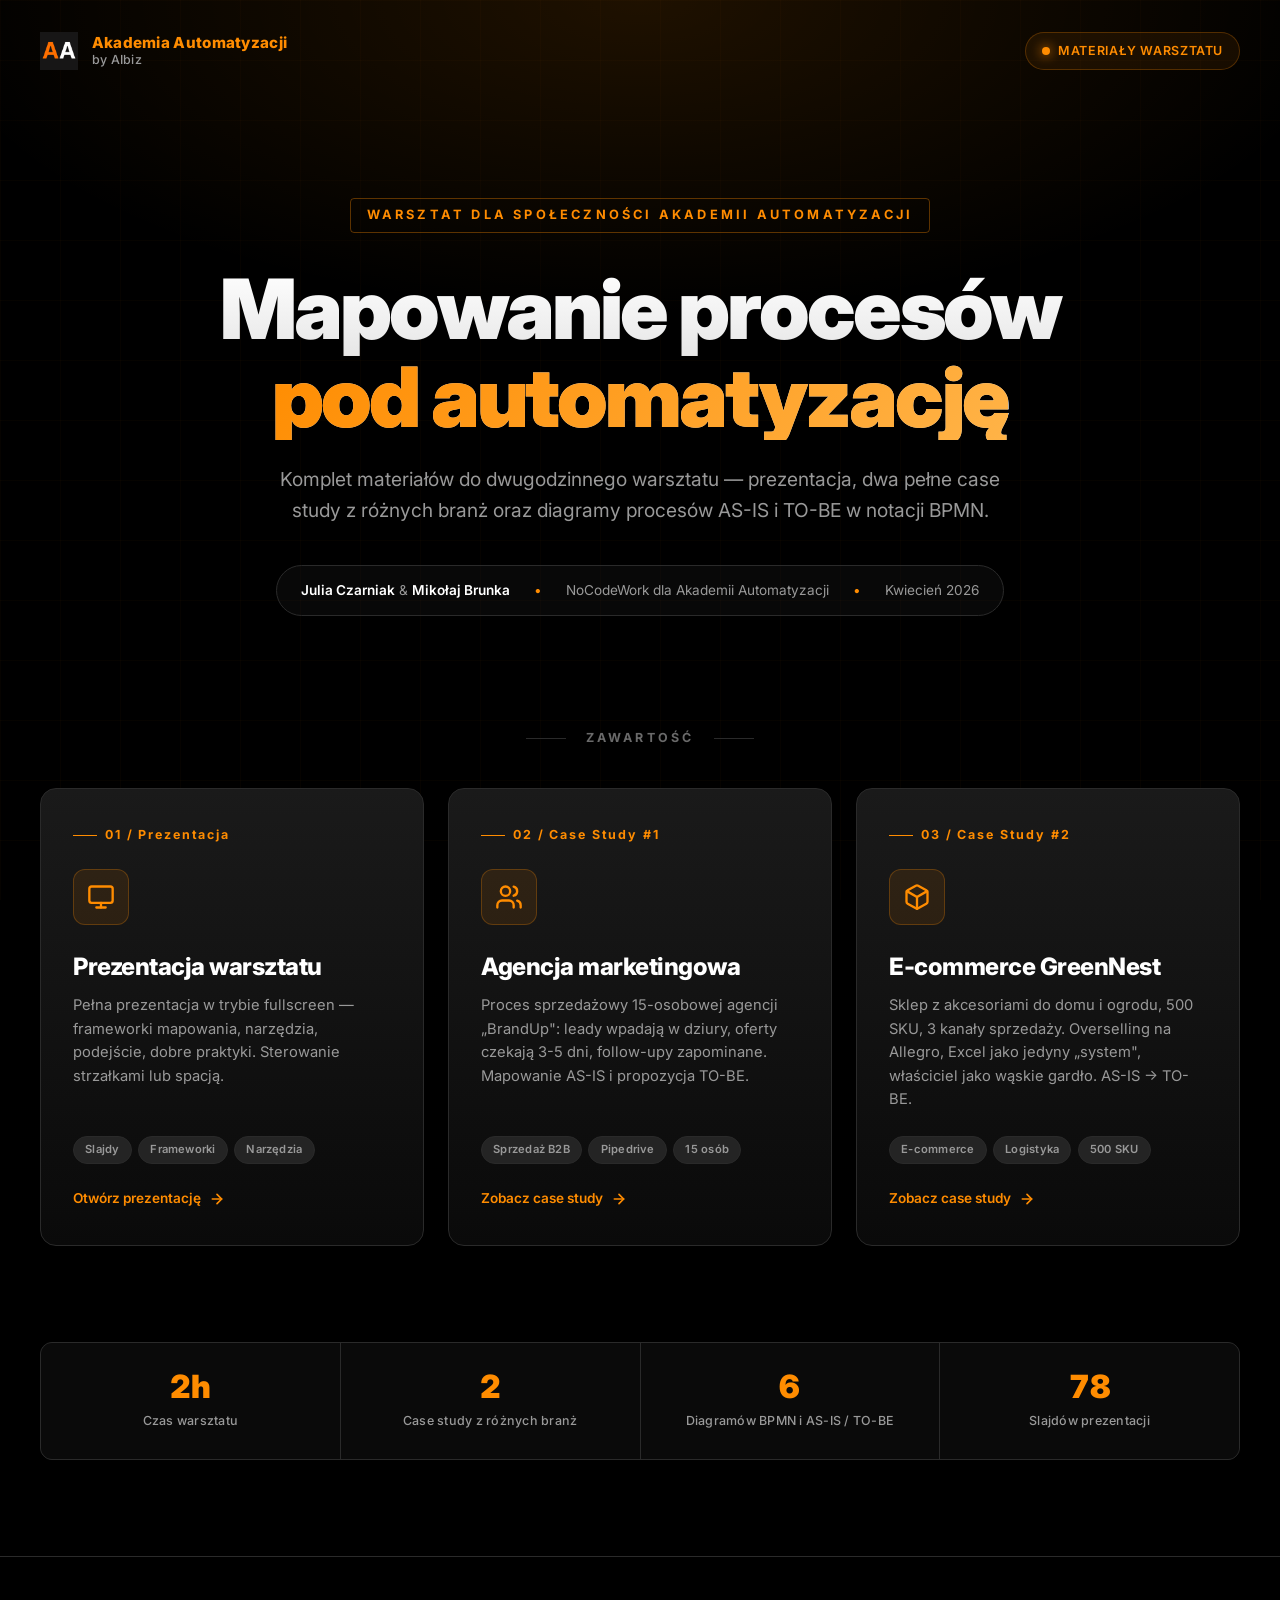
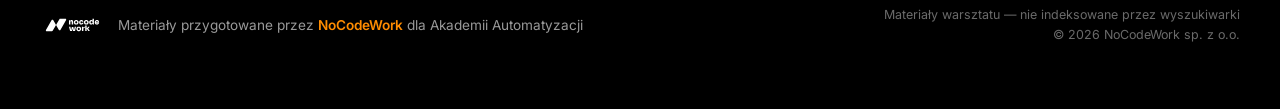
<file: index.html>
<!DOCTYPE html>
<html lang="pl">
<head>
<meta charset="UTF-8">
<meta name="viewport" content="width=device-width, initial-scale=1.0">
<meta name="robots" content="noindex, nofollow">
<title>Mapowanie procesów pod automatyzację — Akademia Automatyzacji</title>
<meta name="description" content="Materiały warsztatu Akademii Automatyzacji — Mapowanie procesów pod automatyzację. Przygotowane przez NoCodeWork.">
<link rel="icon" type="image/png" href="assets/logo-aibiz.png">
<style>
  @import url('https://fonts.googleapis.com/css2?family=Inter:wght@300;400;500;600;700;800;900&display=swap');

  :root {
    --orange: #FF8C00;
    --orange-soft: #FFB347;
    --black: #000000;
    --black-2: #0A0A0A;
    --black-3: #1A1A1A;
    --black-4: #242424;
    --line: #2A2A2A;
    --white: #FFFFFF;
    --dim: #999999;
    --dim-2: #6A6A6A;
  }

  * { margin: 0; padding: 0; box-sizing: border-box; }

  html { scroll-behavior: smooth; }

  body {
    background: var(--black);
    color: var(--white);
    font-family: 'Inter', -apple-system, system-ui, sans-serif;
    font-weight: 400;
    line-height: 1.6;
    -webkit-font-smoothing: antialiased;
    min-height: 100vh;
    overflow-x: hidden;
  }

  a { color: inherit; text-decoration: none; }

  /* ─── Background grid ─── */
  body::before {
    content: '';
    position: fixed;
    inset: 0;
    background-image:
      linear-gradient(rgba(255,140,0,0.025) 1px, transparent 1px),
      linear-gradient(90deg, rgba(255,140,0,0.025) 1px, transparent 1px);
    background-size: 60px 60px;
    pointer-events: none;
    z-index: 0;
  }

  body::after {
    content: '';
    position: fixed;
    inset: 0;
    background: radial-gradient(ellipse 80% 50% at 50% 0%, rgba(255,140,0,0.12) 0%, transparent 70%);
    pointer-events: none;
    z-index: 0;
  }

  main { position: relative; z-index: 1; }

  /* ─── Header ─── */
  .top-bar {
    display: flex;
    justify-content: space-between;
    align-items: center;
    padding: 2rem 2.5rem;
    max-width: 1280px;
    margin: 0 auto;
  }

  .top-bar .brand {
    display: flex;
    align-items: center;
    gap: 0.85rem;
    font-weight: 700;
    font-size: 0.95rem;
    letter-spacing: 0.02em;
  }

  .top-bar .brand img {
    width: 38px;
    height: 38px;
    object-fit: contain;
  }

  .top-bar .brand-text {
    display: flex;
    flex-direction: column;
    line-height: 1.2;
  }

  .top-bar .brand-text strong { color: var(--orange); font-weight: 800; }
  .top-bar .brand-text span { color: var(--dim); font-size: 0.78rem; font-weight: 500; }

  .badge {
    display: inline-flex;
    align-items: center;
    gap: 0.5rem;
    padding: 0.5rem 1rem;
    background: rgba(255,140,0,0.08);
    border: 1px solid rgba(255,140,0,0.25);
    border-radius: 100px;
    font-size: 0.78rem;
    font-weight: 600;
    color: var(--orange);
    letter-spacing: 0.05em;
    text-transform: uppercase;
  }

  .badge::before {
    content: '';
    width: 8px;
    height: 8px;
    border-radius: 50%;
    background: var(--orange);
    box-shadow: 0 0 12px var(--orange);
    animation: pulse 2s ease-in-out infinite;
  }

  @keyframes pulse {
    0%, 100% { opacity: 1; transform: scale(1); }
    50% { opacity: 0.6; transform: scale(0.85); }
  }

  /* ─── Hero ─── */
  .hero {
    max-width: 1280px;
    margin: 0 auto;
    padding: 6rem 2.5rem 5rem;
    text-align: center;
  }

  .hero .eyebrow {
    display: inline-block;
    font-size: 0.8rem;
    font-weight: 700;
    letter-spacing: 0.25em;
    text-transform: uppercase;
    color: var(--orange);
    margin-bottom: 2rem;
    padding: 0.4rem 1rem;
    border: 1px solid rgba(255,140,0,0.35);
    border-radius: 4px;
  }

  .hero h1 {
    font-size: clamp(2.5rem, 6.5vw, 5.5rem);
    font-weight: 900;
    line-height: 1.05;
    letter-spacing: -0.035em;
    margin-bottom: 1.5rem;
    background: linear-gradient(180deg, #fff 0%, #d0d0d0 100%);
    -webkit-background-clip: text;
    background-clip: text;
    color: transparent;
  }

  .hero h1 .accent {
    background: linear-gradient(135deg, #FF8C00 0%, #FFB347 100%);
    -webkit-background-clip: text;
    background-clip: text;
    color: transparent;
    display: inline-block;
  }

  .hero p.lead {
    font-size: clamp(1.05rem, 1.5vw, 1.25rem);
    color: var(--dim);
    max-width: 720px;
    margin: 0 auto 2.5rem;
    font-weight: 400;
    line-height: 1.6;
  }

  .hero .meta-row {
    display: inline-flex;
    align-items: center;
    gap: 1.5rem;
    padding: 0.85rem 1.5rem;
    background: rgba(255,255,255,0.03);
    border: 1px solid var(--line);
    border-radius: 100px;
    font-size: 0.85rem;
    color: var(--dim);
  }

  .hero .meta-row strong { color: var(--white); font-weight: 600; }
  .hero .meta-row .dot { color: var(--orange); }

  /* ─── Cards section ─── */
  .cards-section {
    max-width: 1280px;
    margin: 0 auto;
    padding: 2rem 2.5rem 6rem;
  }

  .section-label {
    text-align: center;
    font-size: 0.78rem;
    font-weight: 700;
    letter-spacing: 0.25em;
    text-transform: uppercase;
    color: var(--dim-2);
    margin-bottom: 2.5rem;
    position: relative;
  }

  .section-label::before,
  .section-label::after {
    content: '';
    display: inline-block;
    width: 40px;
    height: 1px;
    background: var(--line);
    vertical-align: middle;
    margin: 0 1.25rem;
  }

  .cards {
    display: grid;
    grid-template-columns: repeat(3, 1fr);
    gap: 1.5rem;
  }

  .card {
    background: linear-gradient(180deg, var(--black-3) 0%, var(--black-2) 100%);
    border: 1px solid var(--line);
    border-radius: 16px;
    padding: 2.25rem 2rem;
    display: flex;
    flex-direction: column;
    position: relative;
    overflow: hidden;
    transition: all 0.3s cubic-bezier(0.2, 0.8, 0.2, 1);
    cursor: pointer;
    min-height: 360px;
  }

  .card::before {
    content: '';
    position: absolute;
    top: 0;
    left: 0;
    right: 0;
    height: 2px;
    background: linear-gradient(90deg, transparent, var(--orange), transparent);
    opacity: 0;
    transition: opacity 0.3s;
  }

  .card:hover {
    transform: translateY(-4px);
    border-color: rgba(255,140,0,0.4);
    box-shadow: 0 20px 60px rgba(255,140,0,0.08), 0 0 0 1px rgba(255,140,0,0.1);
  }

  .card:hover::before { opacity: 1; }

  .card .num {
    font-size: 0.78rem;
    font-weight: 700;
    color: var(--orange);
    letter-spacing: 0.15em;
    margin-bottom: 1.5rem;
    display: flex;
    align-items: center;
    gap: 0.5rem;
  }

  .card .num::before {
    content: '';
    width: 24px;
    height: 1px;
    background: var(--orange);
  }

  .card .icon {
    width: 56px;
    height: 56px;
    background: rgba(255,140,0,0.1);
    border: 1px solid rgba(255,140,0,0.25);
    border-radius: 12px;
    display: flex;
    align-items: center;
    justify-content: center;
    margin-bottom: 1.75rem;
    color: var(--orange);
  }

  .card h3 {
    font-size: 1.5rem;
    font-weight: 800;
    line-height: 1.2;
    margin-bottom: 0.75rem;
    letter-spacing: -0.02em;
  }

  .card p.desc {
    font-size: 0.92rem;
    color: var(--dim);
    line-height: 1.6;
    margin-bottom: 1.5rem;
    flex: 1;
  }

  .card .tags {
    display: flex;
    flex-wrap: wrap;
    gap: 0.4rem;
    margin-bottom: 1.5rem;
  }

  .card .tag {
    font-size: 0.7rem;
    font-weight: 600;
    padding: 0.25rem 0.7rem;
    background: var(--black-4);
    border: 1px solid var(--line);
    border-radius: 100px;
    color: var(--dim);
    letter-spacing: 0.02em;
  }

  .card .arrow {
    display: flex;
    align-items: center;
    gap: 0.5rem;
    font-size: 0.85rem;
    font-weight: 600;
    color: var(--orange);
    margin-top: auto;
  }

  .card .arrow svg {
    transition: transform 0.3s;
  }

  .card:hover .arrow svg {
    transform: translateX(4px);
  }

  /* ─── Info bar ─── */
  .info-bar {
    max-width: 1280px;
    margin: 0 auto;
    padding: 0 2.5rem 6rem;
  }

  .info-grid {
    display: grid;
    grid-template-columns: repeat(4, 1fr);
    gap: 1px;
    background: var(--line);
    border: 1px solid var(--line);
    border-radius: 12px;
    overflow: hidden;
  }

  .info-item {
    background: var(--black-2);
    padding: 1.75rem 1.5rem;
    text-align: center;
  }

  .info-item .num {
    font-size: 2rem;
    font-weight: 900;
    color: var(--orange);
    line-height: 1;
    margin-bottom: 0.5rem;
    font-variant-numeric: tabular-nums;
  }

  .info-item .label {
    font-size: 0.78rem;
    color: var(--dim);
    font-weight: 500;
    letter-spacing: 0.02em;
  }

  /* ─── Footer ─── */
  footer {
    max-width: 1280px;
    margin: 0 auto;
    padding: 3rem 2.5rem 4rem;
    border-top: 1px solid var(--line);
    display: flex;
    justify-content: space-between;
    align-items: center;
    flex-wrap: wrap;
    gap: 1.5rem;
    position: relative;
    z-index: 1;
  }

  footer .credit {
    display: flex;
    align-items: center;
    gap: 0.85rem;
    font-size: 0.85rem;
    color: var(--dim);
  }

  footer .credit img {
    height: 24px;
    width: auto;
  }

  footer .credit a {
    color: var(--orange);
    font-weight: 600;
    transition: opacity 0.2s;
  }

  footer .credit a:hover { opacity: 0.75; }

  footer .note {
    font-size: 0.78rem;
    color: var(--dim-2);
    text-align: right;
  }

  /* ─── Responsive ─── */
  @media (max-width: 900px) {
    .cards { grid-template-columns: 1fr; }
    .info-grid { grid-template-columns: repeat(2, 1fr); }
    .hero { padding: 3rem 1.5rem 3rem; }
    .top-bar { padding: 1.5rem; flex-wrap: wrap; gap: 1rem; }
    .cards-section, .info-bar { padding-left: 1.5rem; padding-right: 1.5rem; }
    footer { padding: 2.5rem 1.5rem; flex-direction: column; text-align: center; }
    footer .note { text-align: center; }
    .hero .meta-row { flex-direction: column; gap: 0.5rem; padding: 1rem 1.5rem; }
  }
</style>
</head>
<body>
<main>

<header class="top-bar">
  <div class="brand">
    <img src="assets/logo-aibiz.png" alt="Akademia Automatyzacji">
    <div class="brand-text">
      <strong>Akademia Automatyzacji</strong>
      <span>by AIbiz</span>
    </div>
  </div>
  <span class="badge">Materiały warsztatu</span>
</header>

<section class="hero">
  <span class="eyebrow">Warsztat dla społeczności Akademii Automatyzacji</span>
  <h1>Mapowanie procesów<br><span class="accent">pod automatyzację</span></h1>
  <p class="lead">
    Komplet materiałów do dwugodzinnego warsztatu — prezentacja, dwa pełne case study z różnych branż oraz diagramy procesów AS-IS i TO-BE w notacji BPMN.
  </p>
  <div class="meta-row">
    <span><strong>Julia Czarniak</strong> &amp; <strong>Mikołaj Brunka</strong></span>
    <span class="dot">•</span>
    <span>NoCodeWork dla Akademii Automatyzacji</span>
    <span class="dot">•</span>
    <span>Kwiecień 2026</span>
  </div>
</section>

<section class="cards-section">
  <div class="section-label">Zawartość</div>
  <div class="cards">

    <a href="prezentacja.html" class="card">
      <div class="num">01 / Prezentacja</div>
      <div class="icon">
        <svg width="28" height="28" viewBox="0 0 24 24" fill="none" stroke="currentColor" stroke-width="2" stroke-linecap="round" stroke-linejoin="round">
          <rect x="2" y="3" width="20" height="14" rx="2" ry="2"/>
          <line x1="8" y1="21" x2="16" y2="21"/>
          <line x1="12" y1="17" x2="12" y2="21"/>
        </svg>
      </div>
      <h3>Prezentacja warsztatu</h3>
      <p class="desc">
        Pełna prezentacja w trybie fullscreen — frameworki mapowania, narzędzia, podejście, dobre praktyki. Sterowanie strzałkami lub spacją.
      </p>
      <div class="tags">
        <span class="tag">Slajdy</span>
        <span class="tag">Frameworki</span>
        <span class="tag">Narzędzia</span>
      </div>
      <div class="arrow">
        Otwórz prezentację
        <svg width="16" height="16" viewBox="0 0 24 24" fill="none" stroke="currentColor" stroke-width="2.5" stroke-linecap="round" stroke-linejoin="round">
          <line x1="5" y1="12" x2="19" y2="12"/>
          <polyline points="12 5 19 12 12 19"/>
        </svg>
      </div>
    </a>

    <a href="case-study-1.html" class="card">
      <div class="num">02 / Case Study #1</div>
      <div class="icon">
        <svg width="28" height="28" viewBox="0 0 24 24" fill="none" stroke="currentColor" stroke-width="2" stroke-linecap="round" stroke-linejoin="round">
          <path d="M16 21v-2a4 4 0 0 0-4-4H6a4 4 0 0 0-4 4v2"/>
          <circle cx="9" cy="7" r="4"/>
          <path d="M22 21v-2a4 4 0 0 0-3-3.87"/>
          <path d="M16 3.13a4 4 0 0 1 0 7.75"/>
        </svg>
      </div>
      <h3>Agencja marketingowa</h3>
      <p class="desc">
        Proces sprzedażowy 15-osobowej agencji „BrandUp": leady wpadają w dziury, oferty czekają 3-5 dni, follow-upy zapominane. Mapowanie AS-IS i propozycja TO-BE.
      </p>
      <div class="tags">
        <span class="tag">Sprzedaż B2B</span>
        <span class="tag">Pipedrive</span>
        <span class="tag">15 osób</span>
      </div>
      <div class="arrow">
        Zobacz case study
        <svg width="16" height="16" viewBox="0 0 24 24" fill="none" stroke="currentColor" stroke-width="2.5" stroke-linecap="round" stroke-linejoin="round">
          <line x1="5" y1="12" x2="19" y2="12"/>
          <polyline points="12 5 19 12 12 19"/>
        </svg>
      </div>
    </a>

    <a href="case-study-2.html" class="card">
      <div class="num">03 / Case Study #2</div>
      <div class="icon">
        <svg width="28" height="28" viewBox="0 0 24 24" fill="none" stroke="currentColor" stroke-width="2" stroke-linecap="round" stroke-linejoin="round">
          <path d="M21 16V8a2 2 0 0 0-1-1.73l-7-4a2 2 0 0 0-2 0l-7 4A2 2 0 0 0 3 8v8a2 2 0 0 0 1 1.73l7 4a2 2 0 0 0 2 0l7-4A2 2 0 0 0 21 16z"/>
          <polyline points="3.27 6.96 12 12.01 20.73 6.96"/>
          <line x1="12" y1="22.08" x2="12" y2="12"/>
        </svg>
      </div>
      <h3>E-commerce GreenNest</h3>
      <p class="desc">
        Sklep z akcesoriami do domu i ogrodu, 500 SKU, 3 kanały sprzedaży. Overselling na Allegro, Excel jako jedyny „system", właściciel jako wąskie gardło. AS-IS → TO-BE.
      </p>
      <div class="tags">
        <span class="tag">E-commerce</span>
        <span class="tag">Logistyka</span>
        <span class="tag">500 SKU</span>
      </div>
      <div class="arrow">
        Zobacz case study
        <svg width="16" height="16" viewBox="0 0 24 24" fill="none" stroke="currentColor" stroke-width="2.5" stroke-linecap="round" stroke-linejoin="round">
          <line x1="5" y1="12" x2="19" y2="12"/>
          <polyline points="12 5 19 12 12 19"/>
        </svg>
      </div>
    </a>

  </div>
</section>

<section class="info-bar">
  <div class="info-grid">
    <div class="info-item">
      <div class="num">2h</div>
      <div class="label">Czas warsztatu</div>
    </div>
    <div class="info-item">
      <div class="num">2</div>
      <div class="label">Case study z różnych branż</div>
    </div>
    <div class="info-item">
      <div class="num">6</div>
      <div class="label">Diagramów BPMN i AS-IS / TO-BE</div>
    </div>
    <div class="info-item">
      <div class="num">78</div>
      <div class="label">Slajdów prezentacji</div>
    </div>
  </div>
</section>

<footer>
  <div class="credit">
    <img src="assets/nocodework-logo-white.svg" alt="NoCodeWork">
    <span>Materiały przygotowane przez <a href="https://nocodework.io" target="_blank" rel="noopener">NoCodeWork</a> dla Akademii Automatyzacji</span>
  </div>
  <div class="note">
    Materiały warsztatu — nie indeksowane przez wyszukiwarki<br>
    © 2026 NoCodeWork sp. z o.o.
  </div>
</footer>

</main>
</body>
</html>
</file>
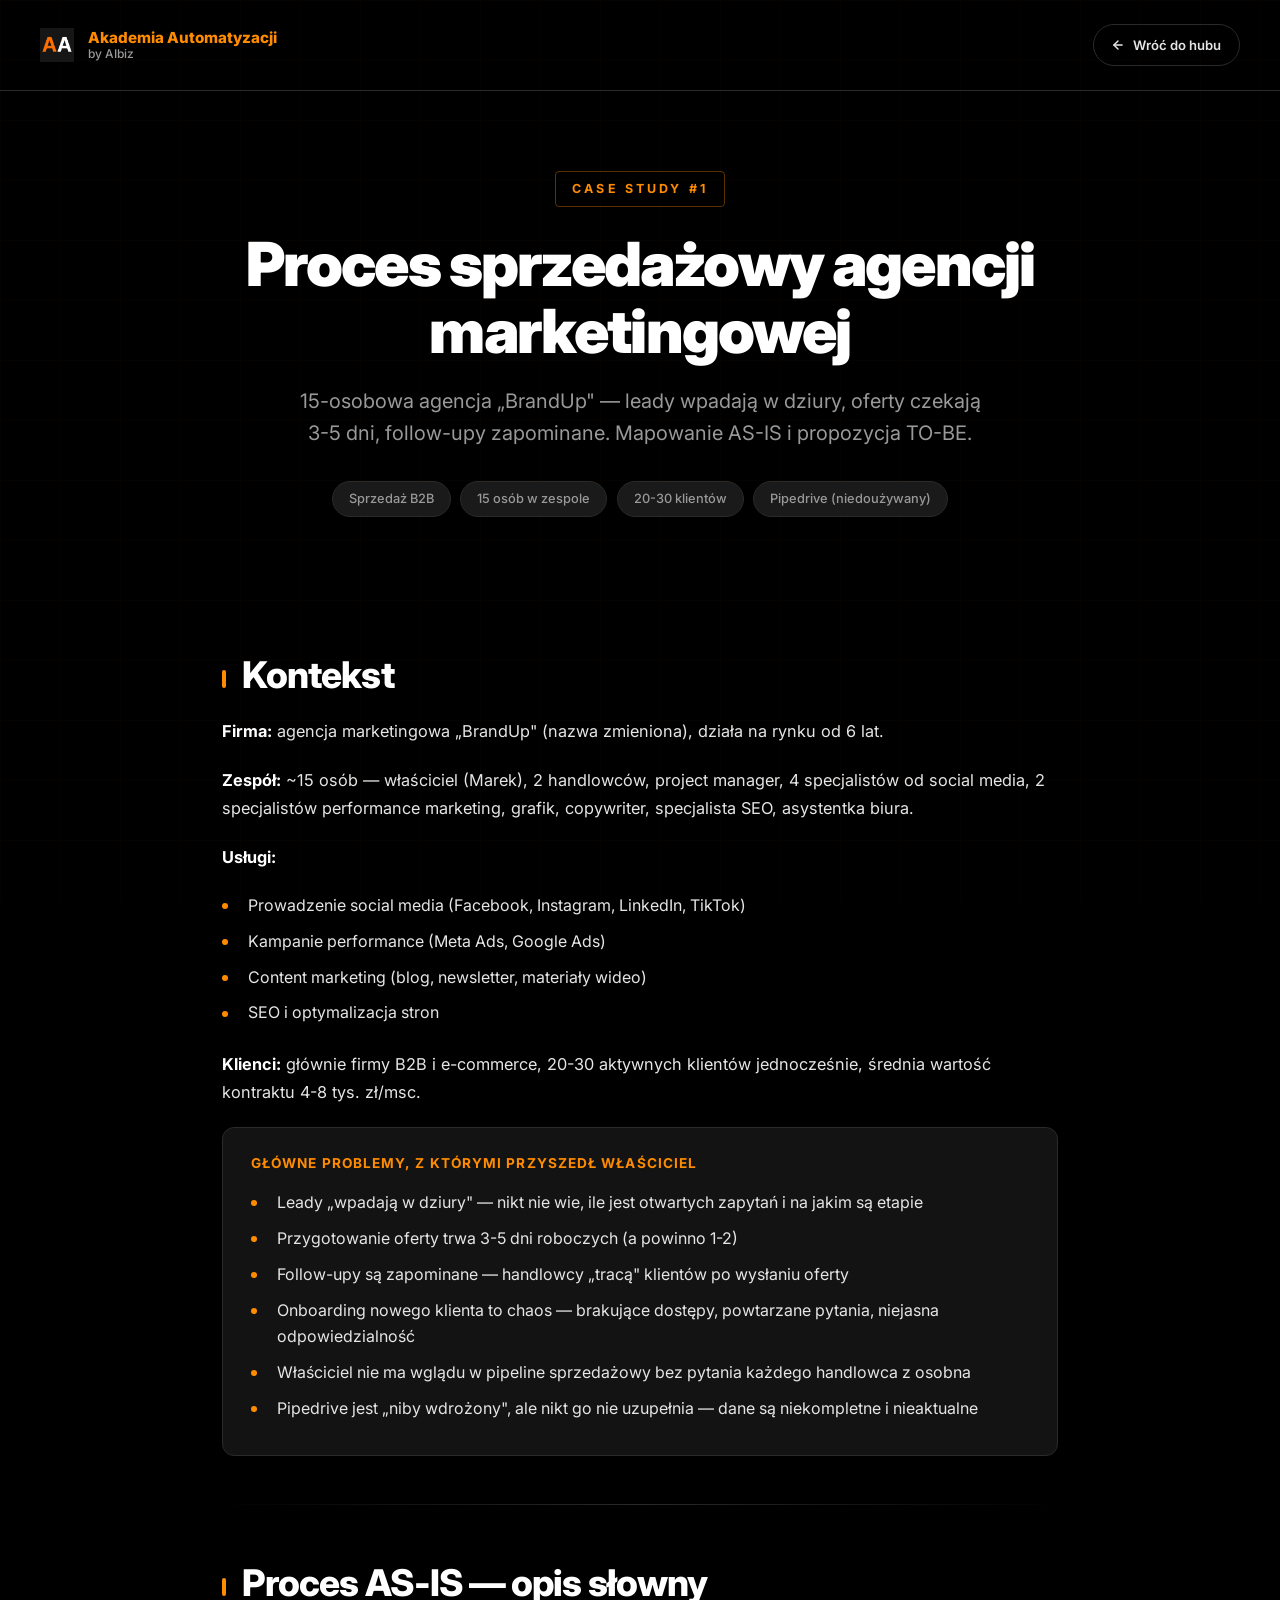
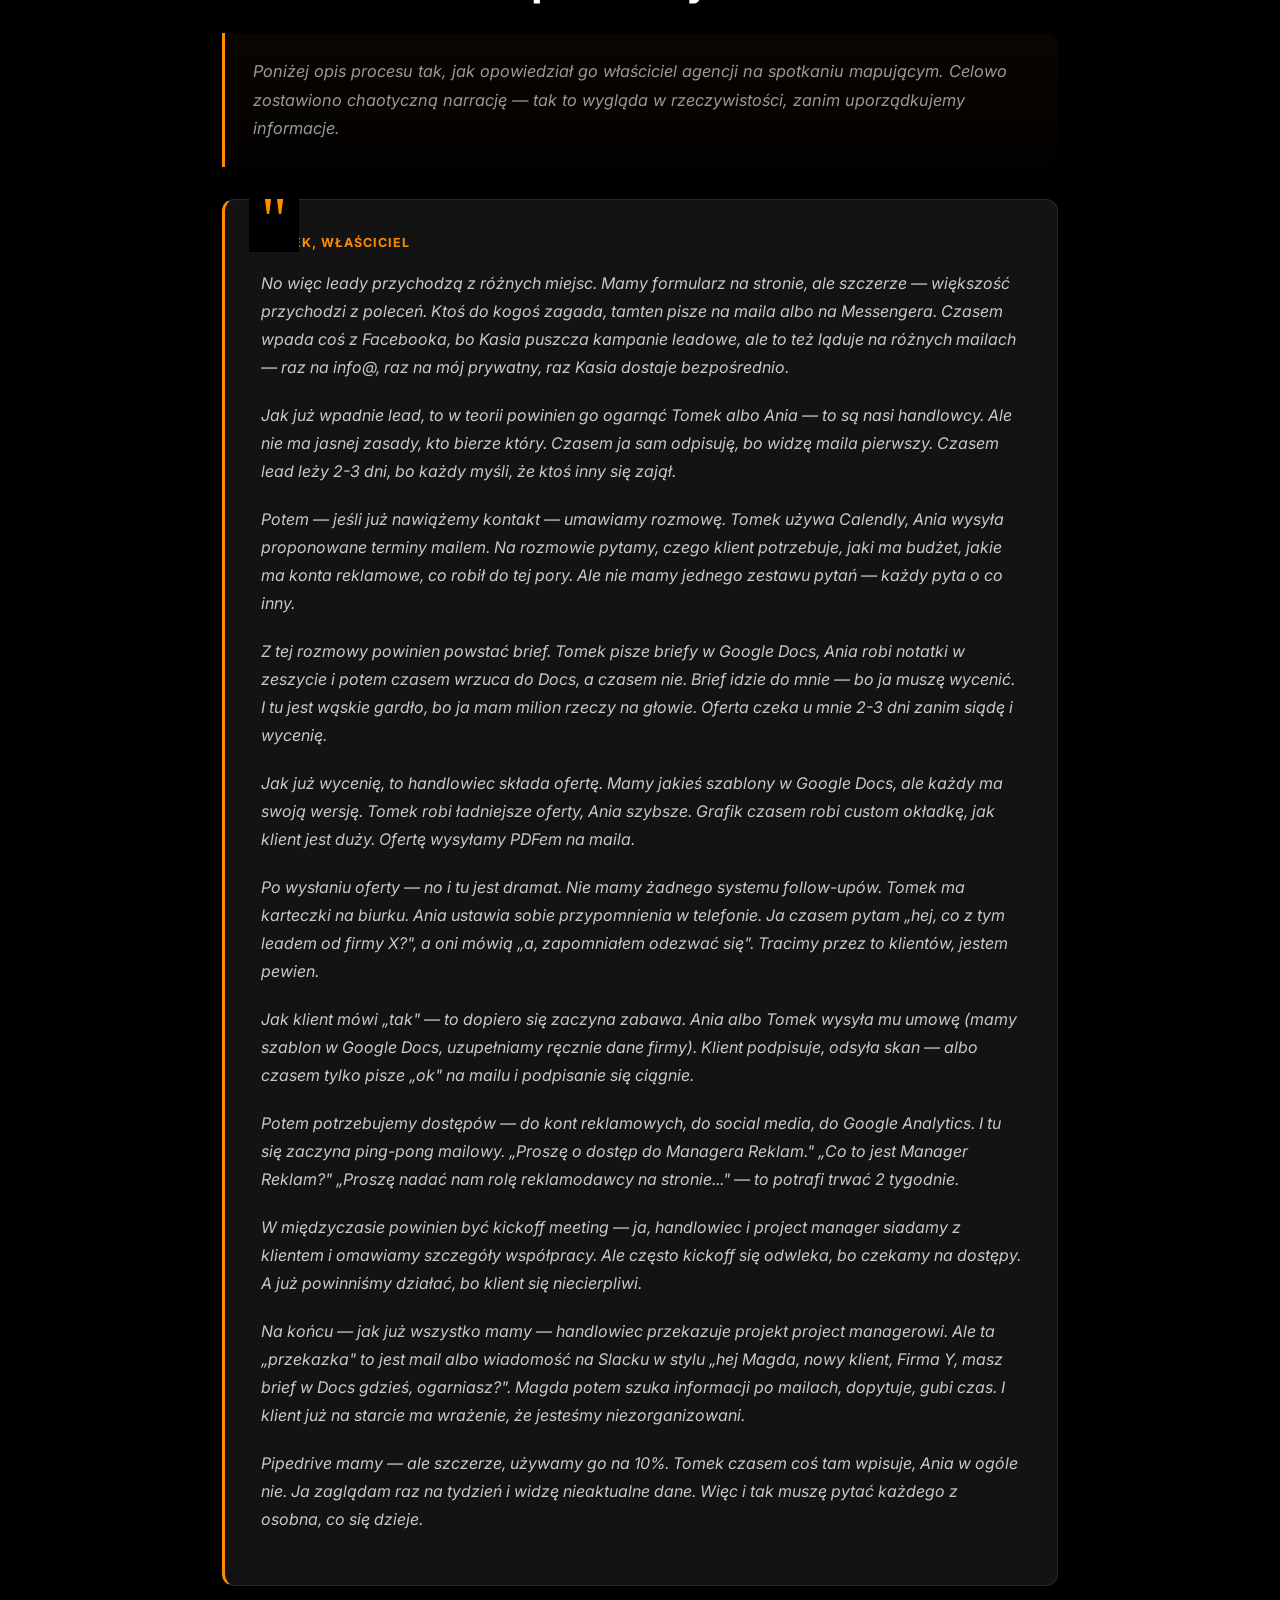
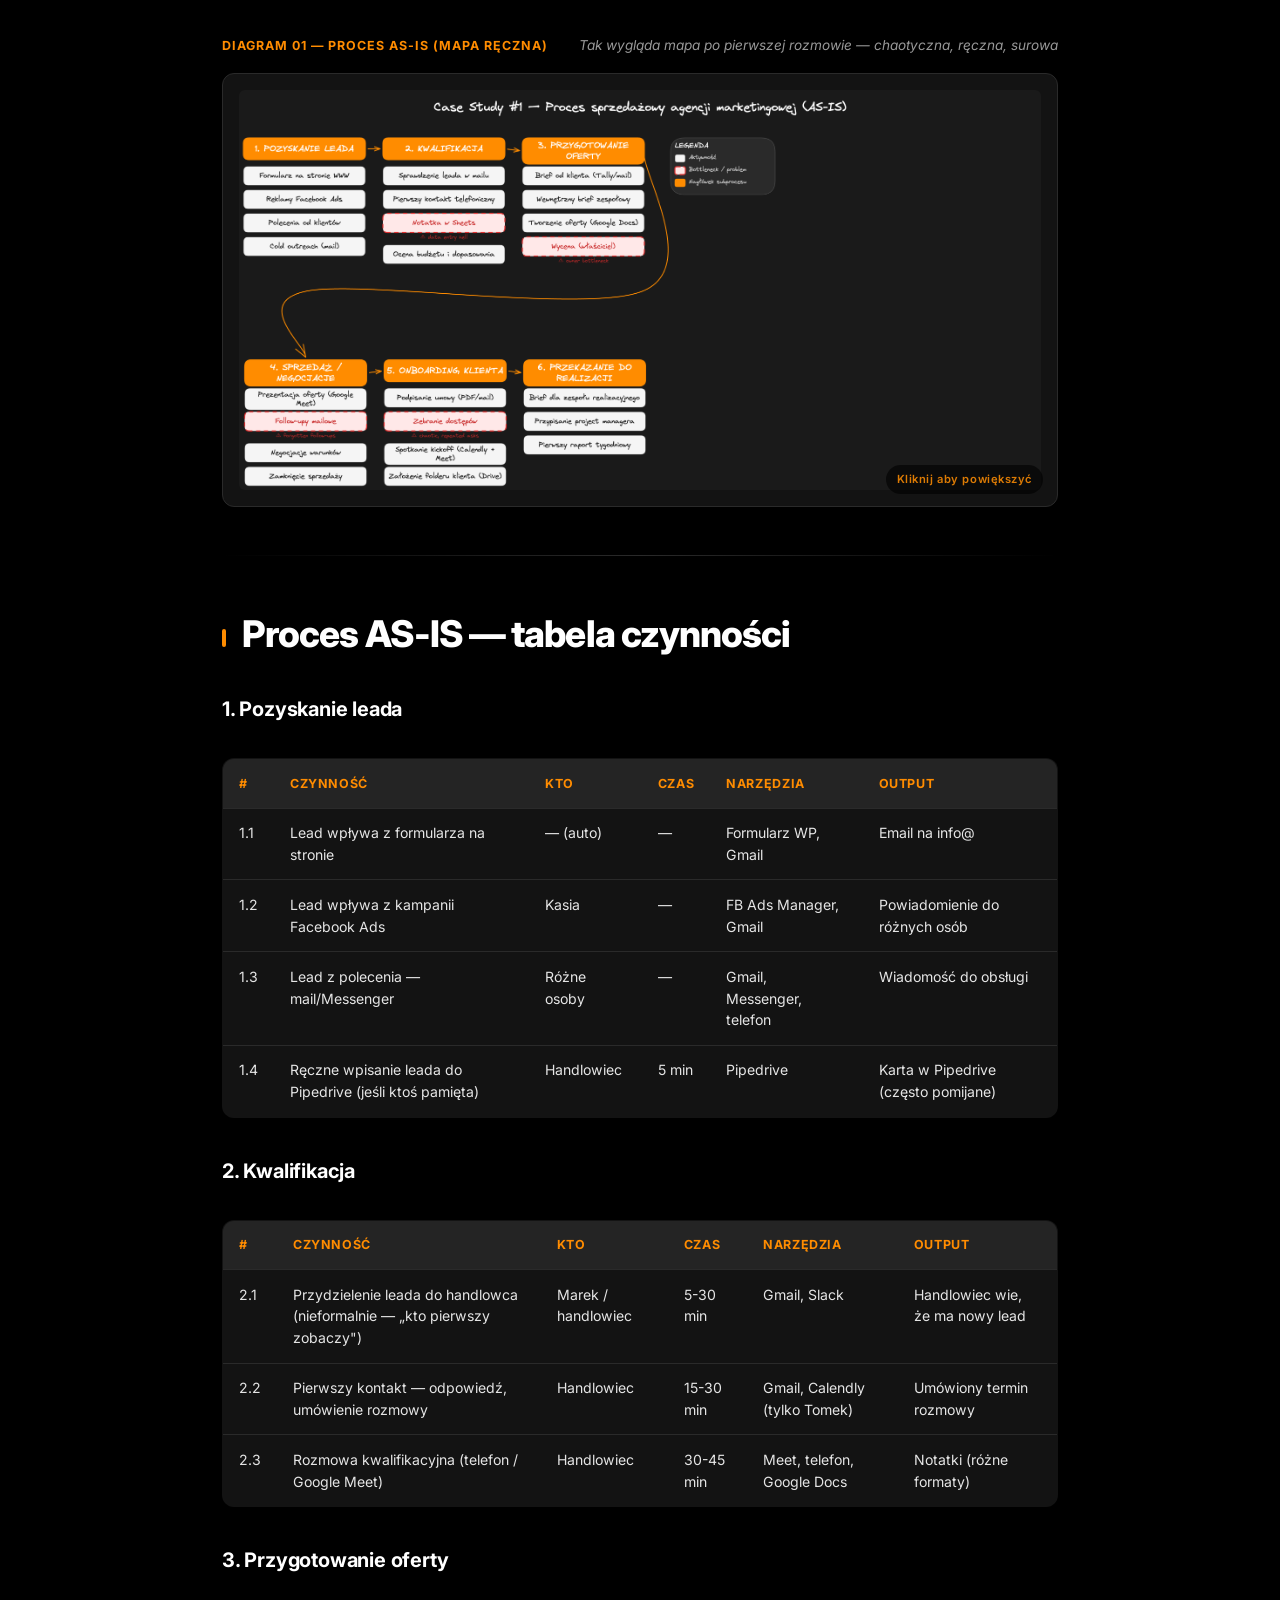
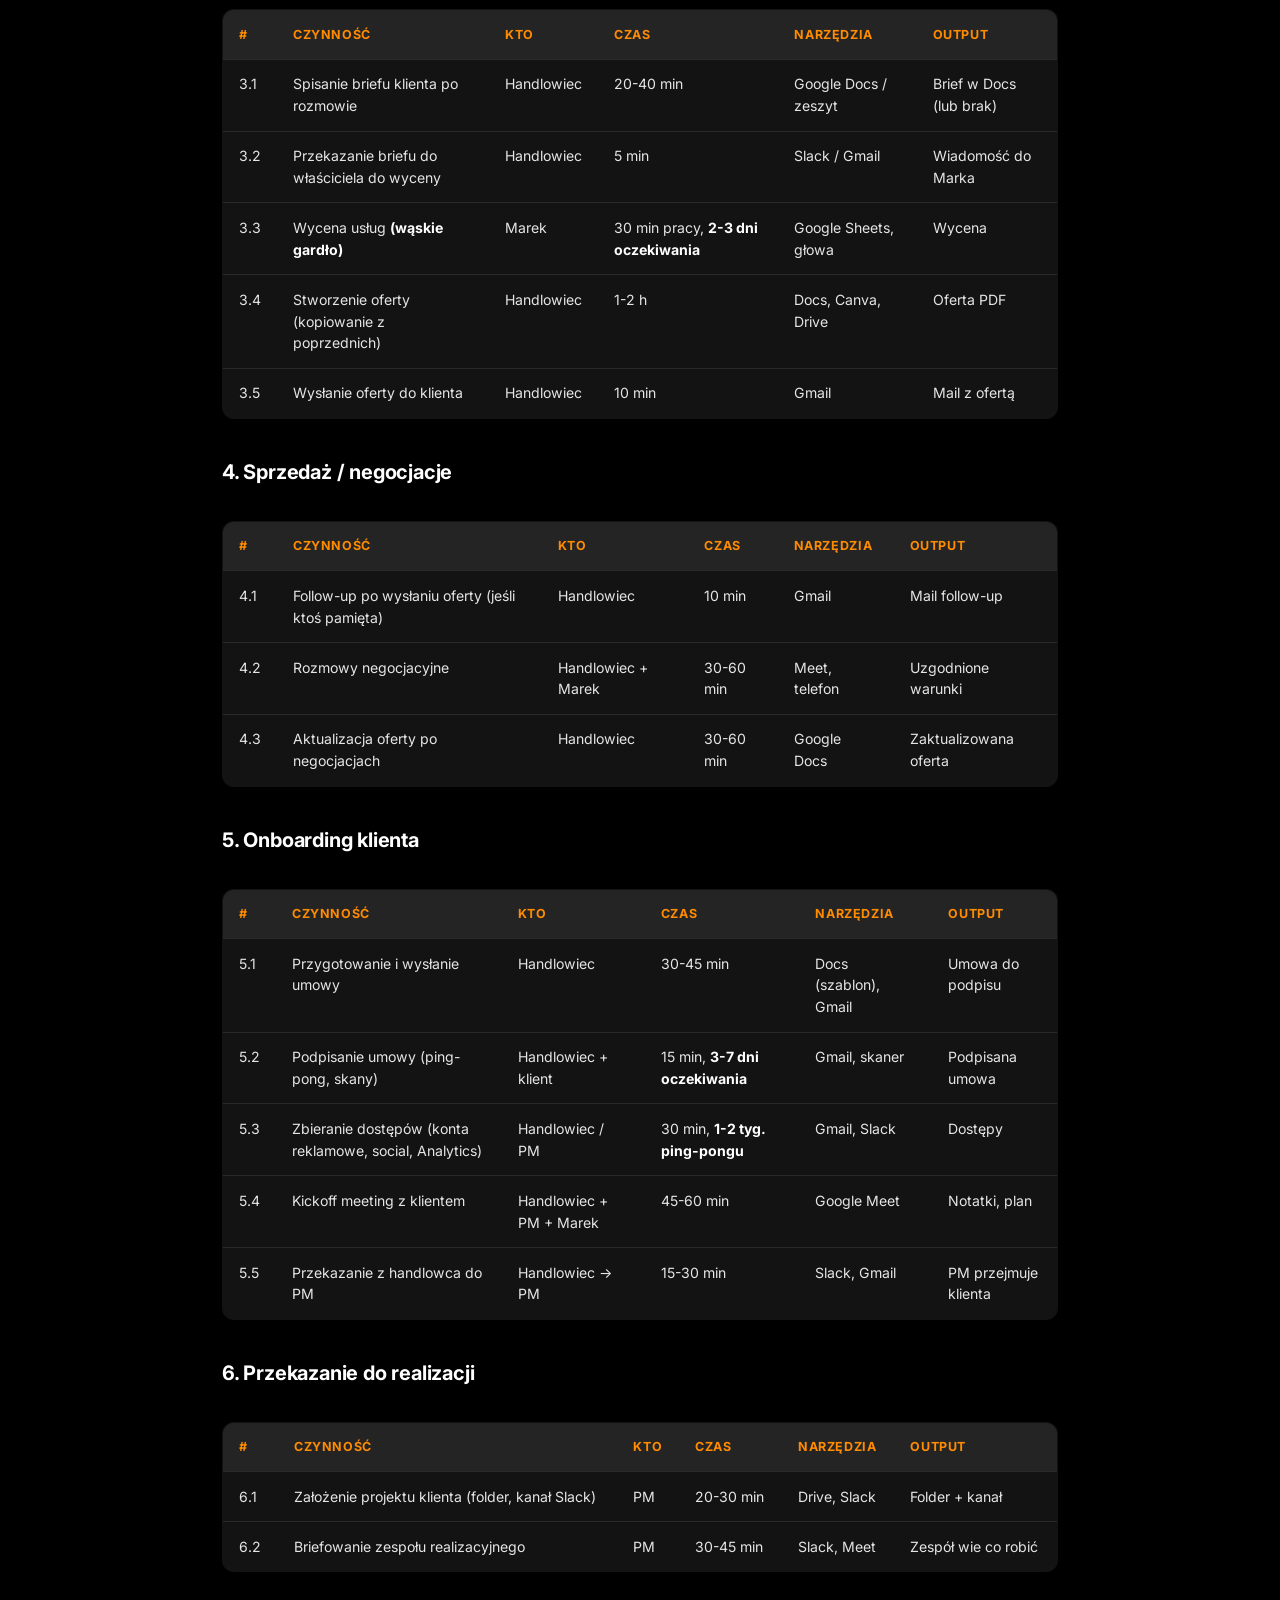
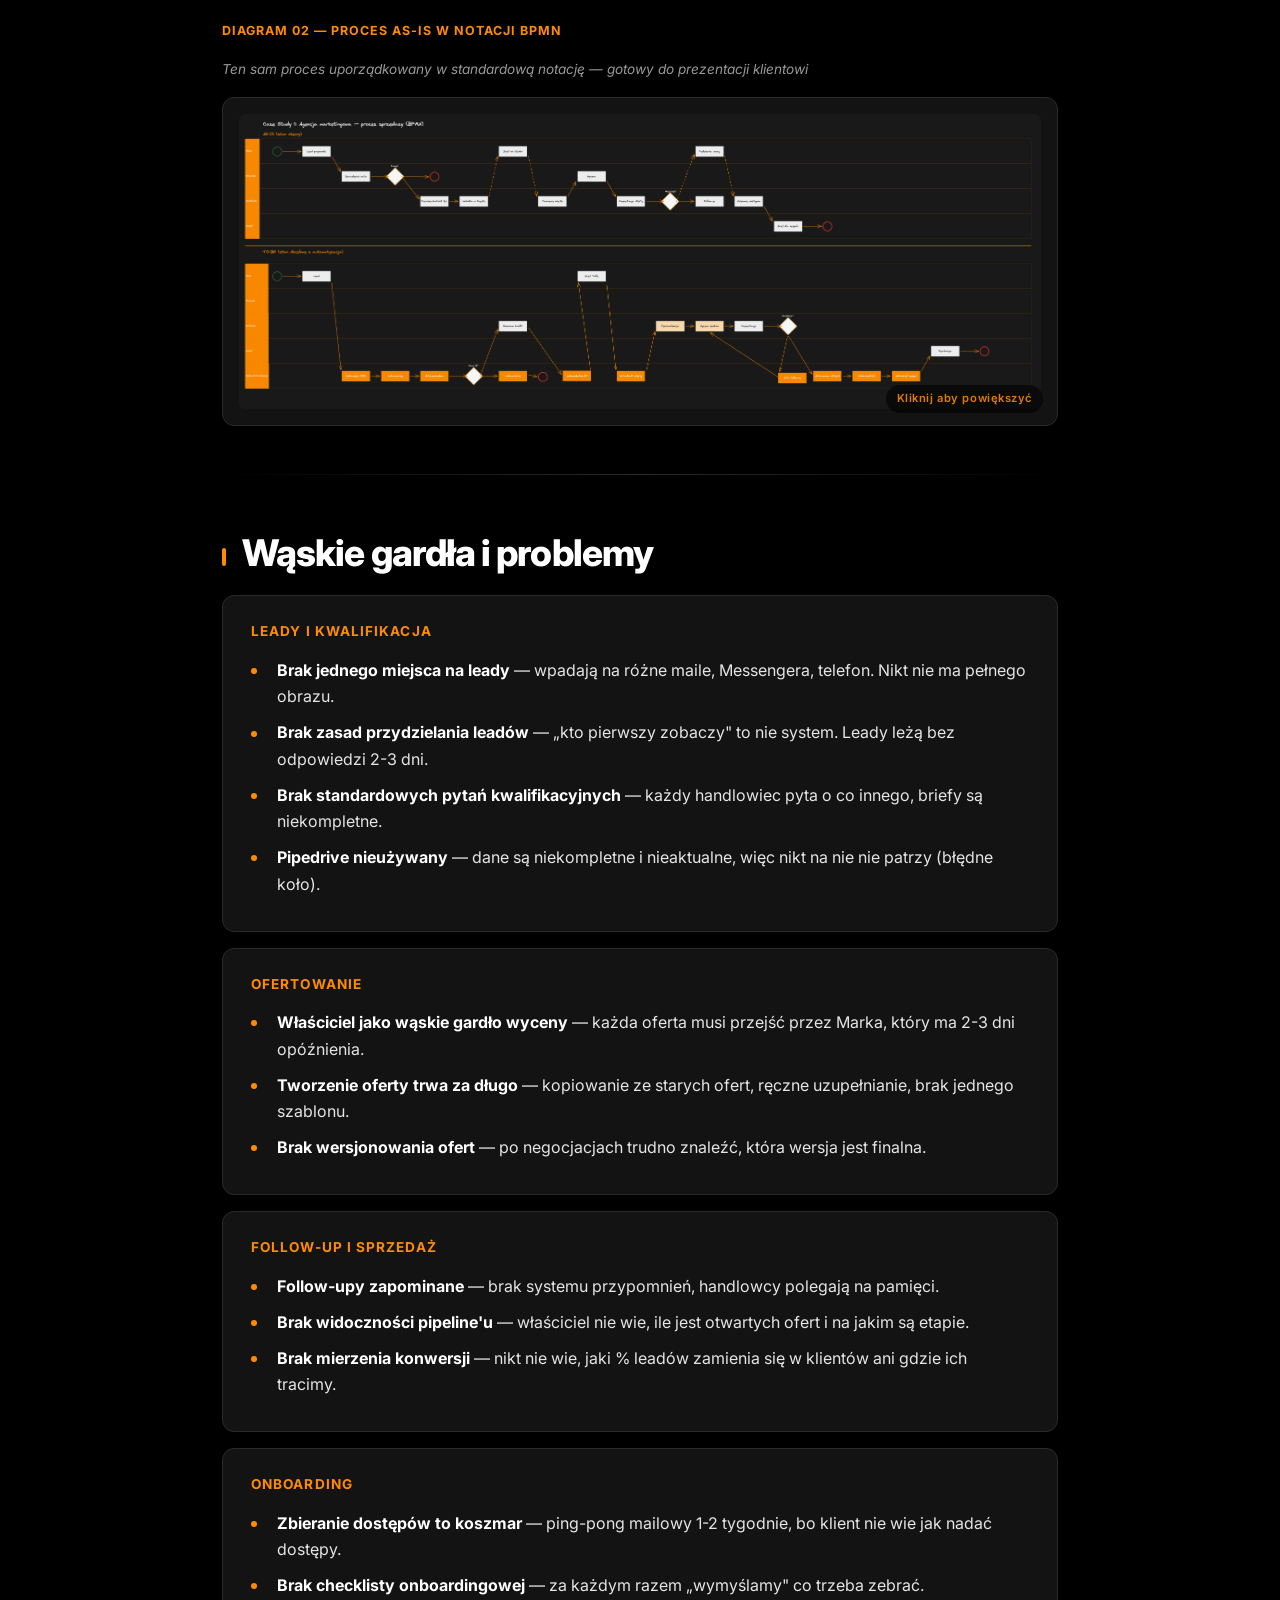
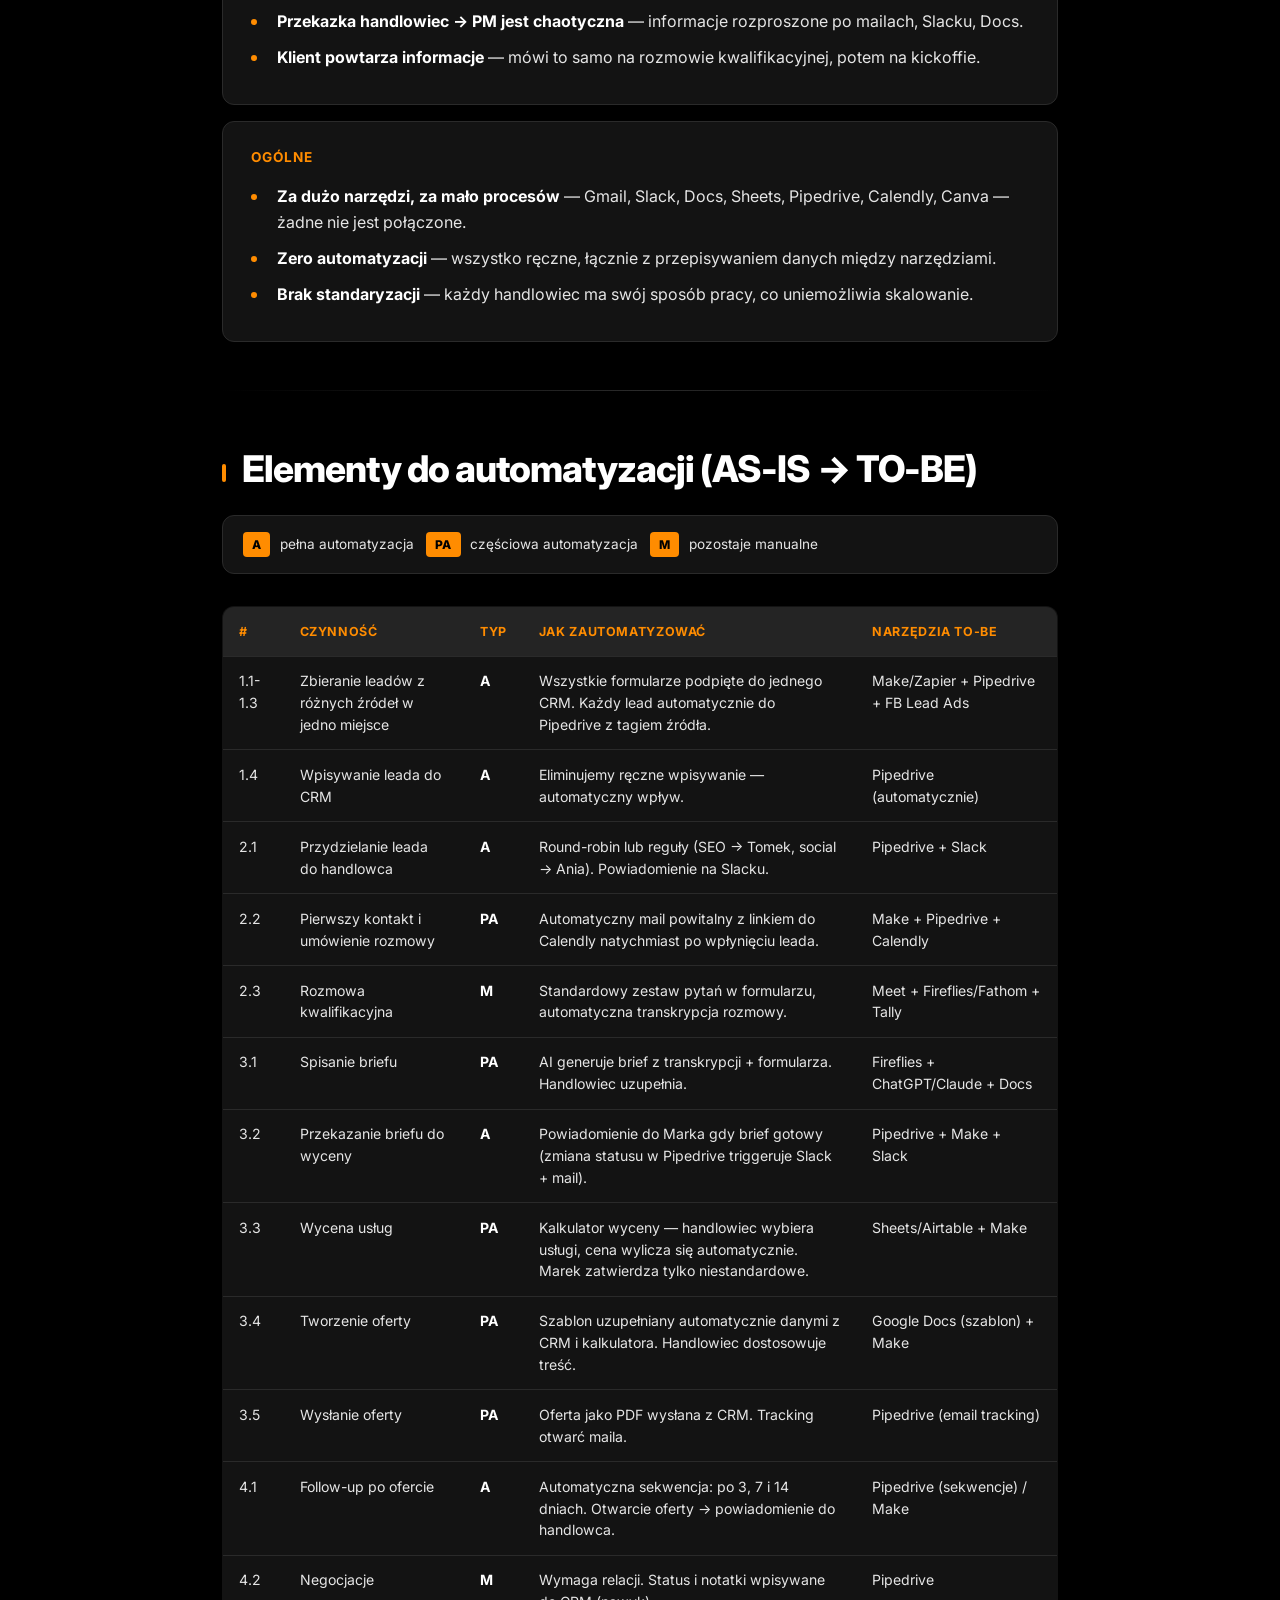
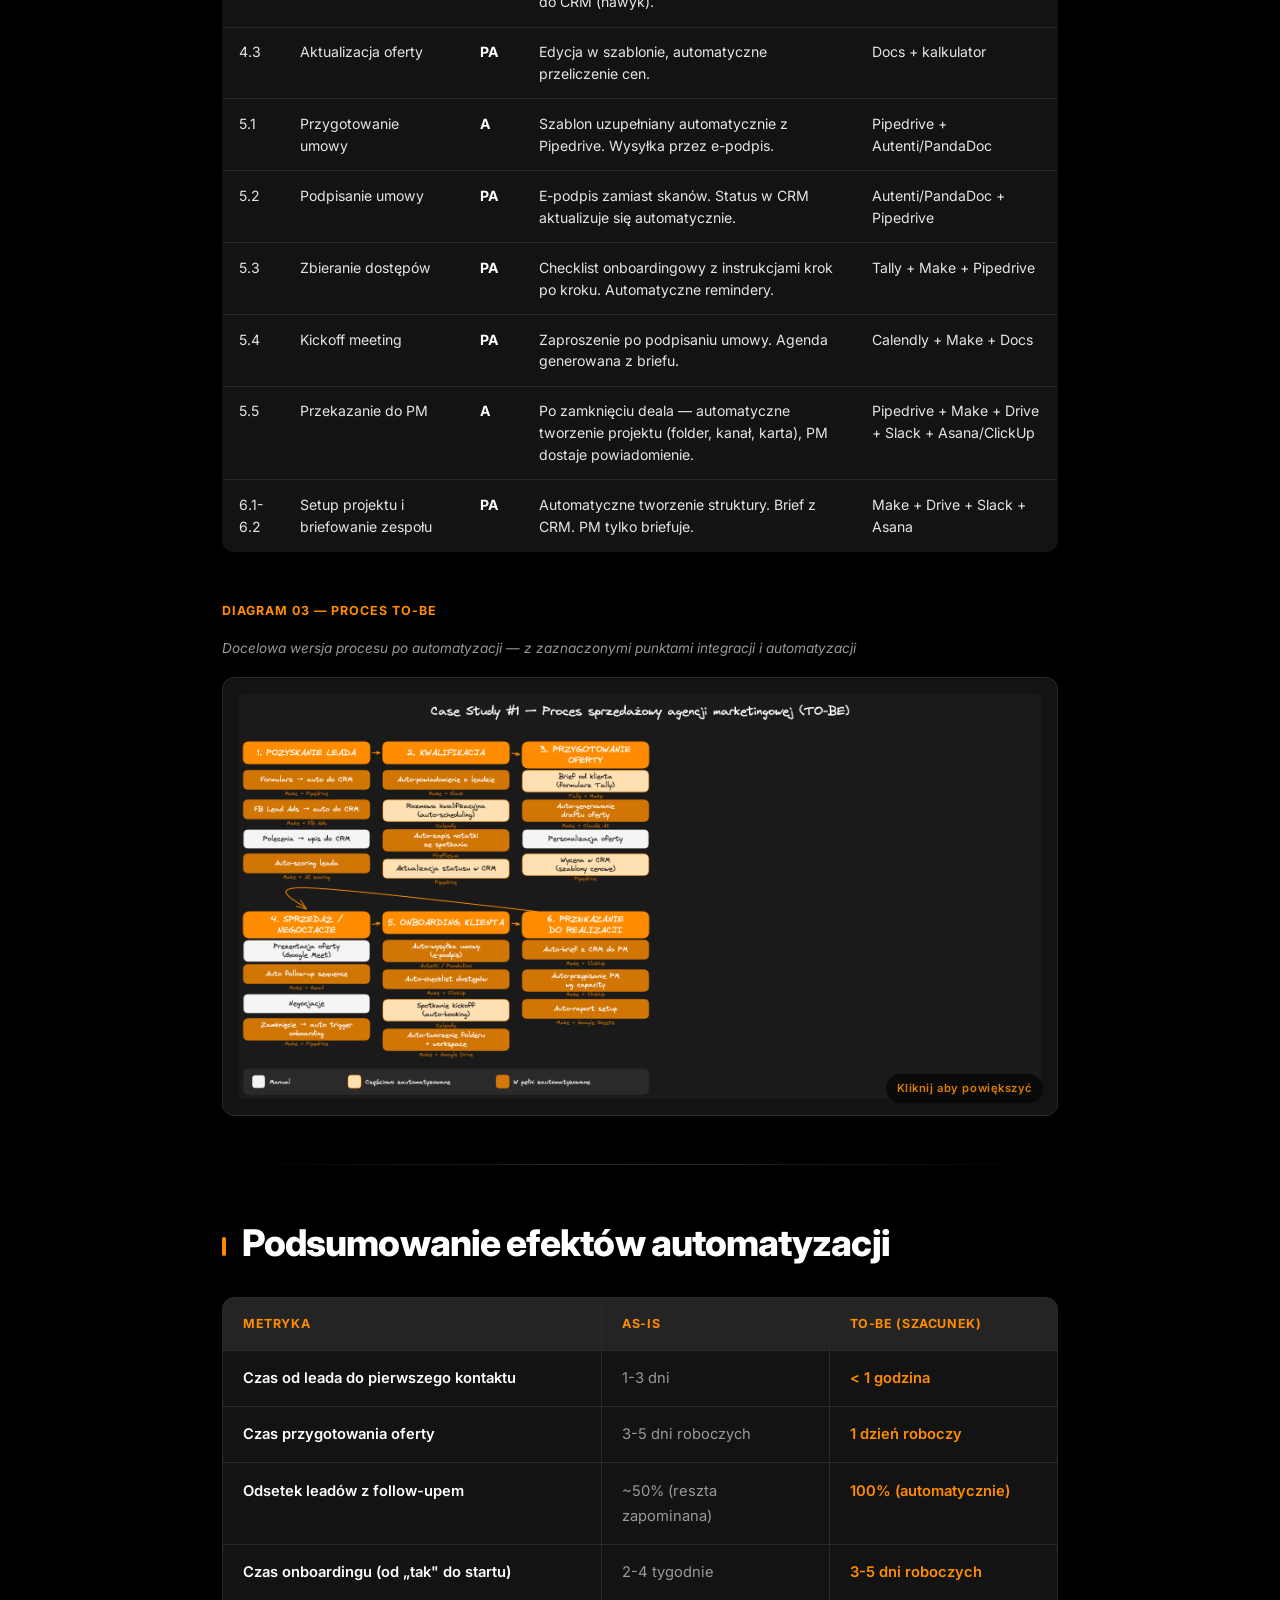
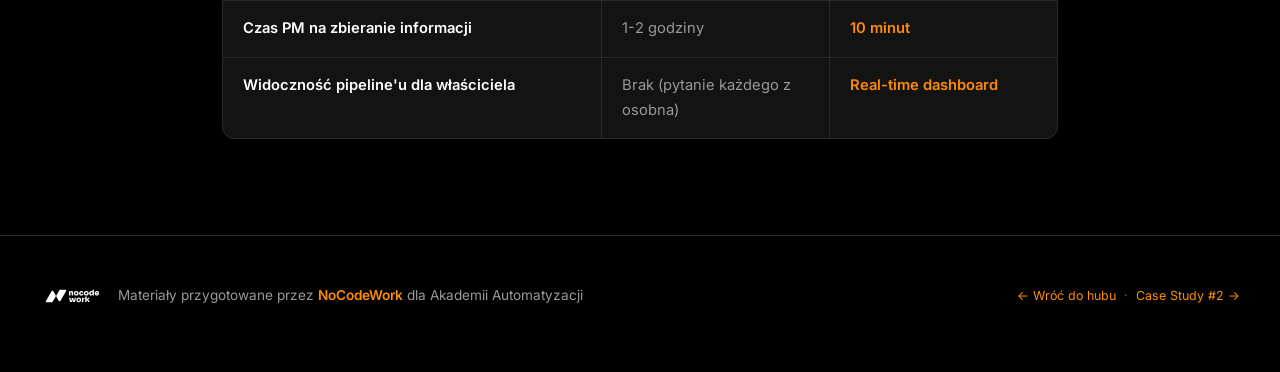
<file: case-study-1.html>
<!DOCTYPE html>
<html lang="pl">
<head>
<meta charset="UTF-8">
<meta name="viewport" content="width=device-width, initial-scale=1.0">
<meta name="robots" content="noindex, nofollow">
<title>Case Study #1: Agencja marketingowa — Akademia Automatyzacji</title>
<meta name="description" content="Proces sprzedażowy agencji marketingowej — case study z warsztatu Akademii Automatyzacji.">
<link rel="icon" type="image/png" href="assets/logo-aibiz.png">
<link rel="stylesheet" href="styles.css?v=3">
<script src="diagram-zoom.js?v=3" defer></script>
</head>
<body>
<main>

<header class="top-bar">
  <a href="index.html" class="brand">
    <img src="assets/logo-aibiz.png" alt="Akademia Automatyzacji">
    <div class="brand-text">
      <strong>Akademia Automatyzacji</strong>
      <span>by AIbiz</span>
    </div>
  </a>
  <a href="index.html" class="back-link">
    <svg width="14" height="14" viewBox="0 0 24 24" fill="none" stroke="currentColor" stroke-width="2.5" stroke-linecap="round" stroke-linejoin="round">
      <line x1="19" y1="12" x2="5" y2="12"/>
      <polyline points="12 19 5 12 12 5"/>
    </svg>
    Wróć do hubu
  </a>
</header>

<section class="article-hero">
  <span class="eyebrow">Case Study #1</span>
  <h1>Proces sprzedażowy agencji marketingowej</h1>
  <p class="subtitle">
    15-osobowa agencja „BrandUp" — leady wpadają w dziury, oferty czekają 3-5 dni, follow-upy zapominane. Mapowanie AS-IS i propozycja TO-BE.
  </p>
  <div class="meta-pills">
    <span class="pill">Sprzedaż B2B</span>
    <span class="pill">15 osób w zespole</span>
    <span class="pill">20-30 klientów</span>
    <span class="pill">Pipedrive (niedoużywany)</span>
  </div>
</section>

<article class="article">

<h2>Kontekst</h2>

<p><strong>Firma:</strong> agencja marketingowa „BrandUp" (nazwa zmieniona), działa na rynku od 6 lat.</p>

<p><strong>Zespół:</strong> ~15 osób — właściciel (Marek), 2 handlowców, project manager, 4 specjalistów od social media, 2 specjalistów performance marketing, grafik, copywriter, specjalista SEO, asystentka biura.</p>

<p><strong>Usługi:</strong></p>
<ul>
  <li>Prowadzenie social media (Facebook, Instagram, LinkedIn, TikTok)</li>
  <li>Kampanie performance (Meta Ads, Google Ads)</li>
  <li>Content marketing (blog, newsletter, materiały wideo)</li>
  <li>SEO i optymalizacja stron</li>
</ul>

<p><strong>Klienci:</strong> głównie firmy B2B i e-commerce, 20-30 aktywnych klientów jednocześnie, średnia wartość kontraktu 4-8 tys. zł/msc.</p>

<div class="problem-card">
  <h4>Główne problemy, z którymi przyszedł właściciel</h4>
  <ul>
    <li>Leady „wpadają w dziury" — nikt nie wie, ile jest otwartych zapytań i na jakim są etapie</li>
    <li>Przygotowanie oferty trwa 3-5 dni roboczych (a powinno 1-2)</li>
    <li>Follow-upy są zapominane — handlowcy „tracą" klientów po wysłaniu oferty</li>
    <li>Onboarding nowego klienta to chaos — brakujące dostępy, powtarzane pytania, niejasna odpowiedzialność</li>
    <li>Właściciel nie ma wglądu w pipeline sprzedażowy bez pytania każdego handlowca z osobna</li>
    <li>Pipedrive jest „niby wdrożony", ale nikt go nie uzupełnia — dane są niekompletne i nieaktualne</li>
  </ul>
</div>

<hr class="divider">

<h2>Proces AS-IS — opis słowny</h2>

<blockquote>
  <p>Poniżej opis procesu tak, jak opowiedział go właściciel agencji na spotkaniu mapującym. Celowo zostawiono chaotyczną narrację — tak to wygląda w rzeczywistości, zanim uporządkujemy informacje.</p>
</blockquote>

<div class="narrative">
  <span class="speaker">Marek, właściciel</span>
  <p>No więc leady przychodzą z różnych miejsc. Mamy formularz na stronie, ale szczerze — większość przychodzi z poleceń. Ktoś do kogoś zagada, tamten pisze na maila albo na Messengera. Czasem wpada coś z Facebooka, bo Kasia puszcza kampanie leadowe, ale to też ląduje na różnych mailach — raz na info@, raz na mój prywatny, raz Kasia dostaje bezpośrednio.</p>
  <p>Jak już wpadnie lead, to w teorii powinien go ogarnąć Tomek albo Ania — to są nasi handlowcy. Ale nie ma jasnej zasady, kto bierze który. Czasem ja sam odpisuję, bo widzę maila pierwszy. Czasem lead leży 2-3 dni, bo każdy myśli, że ktoś inny się zajął.</p>
  <p>Potem — jeśli już nawiążemy kontakt — umawiamy rozmowę. Tomek używa Calendly, Ania wysyła proponowane terminy mailem. Na rozmowie pytamy, czego klient potrzebuje, jaki ma budżet, jakie ma konta reklamowe, co robił do tej pory. Ale nie mamy jednego zestawu pytań — każdy pyta o co inny.</p>
  <p>Z tej rozmowy powinien powstać brief. Tomek pisze briefy w Google Docs, Ania robi notatki w zeszycie i potem czasem wrzuca do Docs, a czasem nie. Brief idzie do mnie — bo ja muszę wycenić. I tu jest wąskie gardło, bo ja mam milion rzeczy na głowie. Oferta czeka u mnie 2-3 dni zanim siądę i wycenię.</p>
  <p>Jak już wycenię, to handlowiec składa ofertę. Mamy jakieś szablony w Google Docs, ale każdy ma swoją wersję. Tomek robi ładniejsze oferty, Ania szybsze. Grafik czasem robi custom okładkę, jak klient jest duży. Ofertę wysyłamy PDFem na maila.</p>
  <p>Po wysłaniu oferty — no i tu jest dramat. Nie mamy żadnego systemu follow-upów. Tomek ma karteczki na biurku. Ania ustawia sobie przypomnienia w telefonie. Ja czasem pytam „hej, co z tym leadem od firmy X?", a oni mówią „a, zapomniałem odezwać się". Tracimy przez to klientów, jestem pewien.</p>
  <p>Jak klient mówi „tak" — to dopiero się zaczyna zabawa. Ania albo Tomek wysyła mu umowę (mamy szablon w Google Docs, uzupełniamy ręcznie dane firmy). Klient podpisuje, odsyła skan — albo czasem tylko pisze „ok" na mailu i podpisanie się ciągnie.</p>
  <p>Potem potrzebujemy dostępów — do kont reklamowych, do social media, do Google Analytics. I tu się zaczyna ping-pong mailowy. „Proszę o dostęp do Managera Reklam." „Co to jest Manager Reklam?" „Proszę nadać nam rolę reklamodawcy na stronie..." — to potrafi trwać 2 tygodnie.</p>
  <p>W międzyczasie powinien być kickoff meeting — ja, handlowiec i project manager siadamy z klientem i omawiamy szczegóły współpracy. Ale często kickoff się odwleka, bo czekamy na dostępy. A już powinniśmy działać, bo klient się niecierpliwi.</p>
  <p>Na końcu — jak już wszystko mamy — handlowiec przekazuje projekt project managerowi. Ale ta „przekazka" to jest mail albo wiadomość na Slacku w stylu „hej Magda, nowy klient, Firma Y, masz brief w Docs gdzieś, ogarniasz?". Magda potem szuka informacji po mailach, dopytuje, gubi czas. I klient już na starcie ma wrażenie, że jesteśmy niezorganizowani.</p>
  <p>Pipedrive mamy — ale szczerze, używamy go na 10%. Tomek czasem coś tam wpisuje, Ania w ogóle nie. Ja zaglądam raz na tydzień i widzę nieaktualne dane. Więc i tak muszę pytać każdego z osobna, co się dzieje.</p>
</div>

<!-- ═══════════ DIAGRAM 1: AS-IS ręczny ═══════════ -->
<div class="diagram-block">
  <div class="diagram-label">
    <span class="title">Diagram 01 — Proces AS-IS (mapa ręczna)</span>
    <span class="desc">Tak wygląda mapa po pierwszej rozmowie — chaotyczna, ręczna, surowa</span>
  </div>
  <div class="diagram-img-wrap">
    <img src="diagrams/diagram-cs1-agencja.png" alt="Diagram AS-IS — proces sprzedażowy agencji marketingowej (mapa ręczna Excalidraw)" loading="lazy">
  </div>
</div>

<hr class="divider">

<h2>Proces AS-IS — tabela czynności</h2>

<h3>1. Pozyskanie leada</h3>

<div class="table-wrap">
<table>
  <thead>
    <tr><th>#</th><th>Czynność</th><th>Kto</th><th>Czas</th><th>Narzędzia</th><th>Output</th></tr>
  </thead>
  <tbody>
    <tr><td>1.1</td><td>Lead wpływa z formularza na stronie</td><td>— (auto)</td><td>—</td><td>Formularz WP, Gmail</td><td>Email na info@</td></tr>
    <tr><td>1.2</td><td>Lead wpływa z kampanii Facebook Ads</td><td>Kasia</td><td>—</td><td>FB Ads Manager, Gmail</td><td>Powiadomienie do różnych osób</td></tr>
    <tr><td>1.3</td><td>Lead z polecenia — mail/Messenger</td><td>Różne osoby</td><td>—</td><td>Gmail, Messenger, telefon</td><td>Wiadomość do obsługi</td></tr>
    <tr><td>1.4</td><td>Ręczne wpisanie leada do Pipedrive (jeśli ktoś pamięta)</td><td>Handlowiec</td><td>5 min</td><td>Pipedrive</td><td>Karta w Pipedrive (często pomijane)</td></tr>
  </tbody>
</table>
</div>

<h3>2. Kwalifikacja</h3>

<div class="table-wrap">
<table>
  <thead>
    <tr><th>#</th><th>Czynność</th><th>Kto</th><th>Czas</th><th>Narzędzia</th><th>Output</th></tr>
  </thead>
  <tbody>
    <tr><td>2.1</td><td>Przydzielenie leada do handlowca (nieformalnie — „kto pierwszy zobaczy")</td><td>Marek / handlowiec</td><td>5-30 min</td><td>Gmail, Slack</td><td>Handlowiec wie, że ma nowy lead</td></tr>
    <tr><td>2.2</td><td>Pierwszy kontakt — odpowiedź, umówienie rozmowy</td><td>Handlowiec</td><td>15-30 min</td><td>Gmail, Calendly (tylko Tomek)</td><td>Umówiony termin rozmowy</td></tr>
    <tr><td>2.3</td><td>Rozmowa kwalifikacyjna (telefon / Google Meet)</td><td>Handlowiec</td><td>30-45 min</td><td>Meet, telefon, Google Docs</td><td>Notatki (różne formaty)</td></tr>
  </tbody>
</table>
</div>

<h3>3. Przygotowanie oferty</h3>

<div class="table-wrap">
<table>
  <thead>
    <tr><th>#</th><th>Czynność</th><th>Kto</th><th>Czas</th><th>Narzędzia</th><th>Output</th></tr>
  </thead>
  <tbody>
    <tr><td>3.1</td><td>Spisanie briefu klienta po rozmowie</td><td>Handlowiec</td><td>20-40 min</td><td>Google Docs / zeszyt</td><td>Brief w Docs (lub brak)</td></tr>
    <tr><td>3.2</td><td>Przekazanie briefu do właściciela do wyceny</td><td>Handlowiec</td><td>5 min</td><td>Slack / Gmail</td><td>Wiadomość do Marka</td></tr>
    <tr><td>3.3</td><td>Wycena usług <strong>(wąskie gardło)</strong></td><td>Marek</td><td>30 min pracy, <strong>2-3 dni oczekiwania</strong></td><td>Google Sheets, głowa</td><td>Wycena</td></tr>
    <tr><td>3.4</td><td>Stworzenie oferty (kopiowanie z poprzednich)</td><td>Handlowiec</td><td>1-2 h</td><td>Docs, Canva, Drive</td><td>Oferta PDF</td></tr>
    <tr><td>3.5</td><td>Wysłanie oferty do klienta</td><td>Handlowiec</td><td>10 min</td><td>Gmail</td><td>Mail z ofertą</td></tr>
  </tbody>
</table>
</div>

<h3>4. Sprzedaż / negocjacje</h3>

<div class="table-wrap">
<table>
  <thead>
    <tr><th>#</th><th>Czynność</th><th>Kto</th><th>Czas</th><th>Narzędzia</th><th>Output</th></tr>
  </thead>
  <tbody>
    <tr><td>4.1</td><td>Follow-up po wysłaniu oferty (jeśli ktoś pamięta)</td><td>Handlowiec</td><td>10 min</td><td>Gmail</td><td>Mail follow-up</td></tr>
    <tr><td>4.2</td><td>Rozmowy negocjacyjne</td><td>Handlowiec + Marek</td><td>30-60 min</td><td>Meet, telefon</td><td>Uzgodnione warunki</td></tr>
    <tr><td>4.3</td><td>Aktualizacja oferty po negocjacjach</td><td>Handlowiec</td><td>30-60 min</td><td>Google Docs</td><td>Zaktualizowana oferta</td></tr>
  </tbody>
</table>
</div>

<h3>5. Onboarding klienta</h3>

<div class="table-wrap">
<table>
  <thead>
    <tr><th>#</th><th>Czynność</th><th>Kto</th><th>Czas</th><th>Narzędzia</th><th>Output</th></tr>
  </thead>
  <tbody>
    <tr><td>5.1</td><td>Przygotowanie i wysłanie umowy</td><td>Handlowiec</td><td>30-45 min</td><td>Docs (szablon), Gmail</td><td>Umowa do podpisu</td></tr>
    <tr><td>5.2</td><td>Podpisanie umowy (ping-pong, skany)</td><td>Handlowiec + klient</td><td>15 min, <strong>3-7 dni oczekiwania</strong></td><td>Gmail, skaner</td><td>Podpisana umowa</td></tr>
    <tr><td>5.3</td><td>Zbieranie dostępów (konta reklamowe, social, Analytics)</td><td>Handlowiec / PM</td><td>30 min, <strong>1-2 tyg. ping-pongu</strong></td><td>Gmail, Slack</td><td>Dostępy</td></tr>
    <tr><td>5.4</td><td>Kickoff meeting z klientem</td><td>Handlowiec + PM + Marek</td><td>45-60 min</td><td>Google Meet</td><td>Notatki, plan</td></tr>
    <tr><td>5.5</td><td>Przekazanie z handlowca do PM</td><td>Handlowiec → PM</td><td>15-30 min</td><td>Slack, Gmail</td><td>PM przejmuje klienta</td></tr>
  </tbody>
</table>
</div>

<h3>6. Przekazanie do realizacji</h3>

<div class="table-wrap">
<table>
  <thead>
    <tr><th>#</th><th>Czynność</th><th>Kto</th><th>Czas</th><th>Narzędzia</th><th>Output</th></tr>
  </thead>
  <tbody>
    <tr><td>6.1</td><td>Założenie projektu klienta (folder, kanał Slack)</td><td>PM</td><td>20-30 min</td><td>Drive, Slack</td><td>Folder + kanał</td></tr>
    <tr><td>6.2</td><td>Briefowanie zespołu realizacyjnego</td><td>PM</td><td>30-45 min</td><td>Slack, Meet</td><td>Zespół wie co robić</td></tr>
  </tbody>
</table>
</div>

<!-- ═══════════ DIAGRAM 2: BPMN AS-IS ═══════════ -->
<div class="diagram-block">
  <div class="diagram-label">
    <span class="title">Diagram 02 — Proces AS-IS w notacji BPMN</span>
    <span class="desc">Ten sam proces uporządkowany w standardową notację — gotowy do prezentacji klientowi</span>
  </div>
  <div class="diagram-img-wrap">
    <img src="diagrams/diagram-cs1-agencja-bpmn.png" alt="Diagram AS-IS w notacji BPMN — proces sprzedażowy agencji marketingowej" loading="lazy">
  </div>
</div>

<hr class="divider">

<h2>Wąskie gardła i problemy</h2>

<div class="problem-card">
  <h4>Leady i kwalifikacja</h4>
  <ul>
    <li><strong>Brak jednego miejsca na leady</strong> — wpadają na różne maile, Messengera, telefon. Nikt nie ma pełnego obrazu.</li>
    <li><strong>Brak zasad przydzielania leadów</strong> — „kto pierwszy zobaczy" to nie system. Leady leżą bez odpowiedzi 2-3 dni.</li>
    <li><strong>Brak standardowych pytań kwalifikacyjnych</strong> — każdy handlowiec pyta o co innego, briefy są niekompletne.</li>
    <li><strong>Pipedrive nieużywany</strong> — dane są niekompletne i nieaktualne, więc nikt na nie nie patrzy (błędne koło).</li>
  </ul>
</div>

<div class="problem-card">
  <h4>Ofertowanie</h4>
  <ul>
    <li><strong>Właściciel jako wąskie gardło wyceny</strong> — każda oferta musi przejść przez Marka, który ma 2-3 dni opóźnienia.</li>
    <li><strong>Tworzenie oferty trwa za długo</strong> — kopiowanie ze starych ofert, ręczne uzupełnianie, brak jednego szablonu.</li>
    <li><strong>Brak wersjonowania ofert</strong> — po negocjacjach trudno znaleźć, która wersja jest finalna.</li>
  </ul>
</div>

<div class="problem-card">
  <h4>Follow-up i sprzedaż</h4>
  <ul>
    <li><strong>Follow-upy zapominane</strong> — brak systemu przypomnień, handlowcy polegają na pamięci.</li>
    <li><strong>Brak widoczności pipeline'u</strong> — właściciel nie wie, ile jest otwartych ofert i na jakim są etapie.</li>
    <li><strong>Brak mierzenia konwersji</strong> — nikt nie wie, jaki % leadów zamienia się w klientów ani gdzie ich tracimy.</li>
  </ul>
</div>

<div class="problem-card">
  <h4>Onboarding</h4>
  <ul>
    <li><strong>Zbieranie dostępów to koszmar</strong> — ping-pong mailowy 1-2 tygodnie, bo klient nie wie jak nadać dostępy.</li>
    <li><strong>Brak checklisty onboardingowej</strong> — za każdym razem „wymyślamy" co trzeba zebrać.</li>
    <li><strong>Przekazka handlowiec → PM jest chaotyczna</strong> — informacje rozproszone po mailach, Slacku, Docs.</li>
    <li><strong>Klient powtarza informacje</strong> — mówi to samo na rozmowie kwalifikacyjnej, potem na kickoffie.</li>
  </ul>
</div>

<div class="problem-card">
  <h4>Ogólne</h4>
  <ul>
    <li><strong>Za dużo narzędzi, za mało procesów</strong> — Gmail, Slack, Docs, Sheets, Pipedrive, Calendly, Canva — żadne nie jest połączone.</li>
    <li><strong>Zero automatyzacji</strong> — wszystko ręczne, łącznie z przepisywaniem danych między narzędziami.</li>
    <li><strong>Brak standaryzacji</strong> — każdy handlowiec ma swój sposób pracy, co uniemożliwia skalowanie.</li>
  </ul>
</div>

<hr class="divider">

<h2>Elementy do automatyzacji (AS-IS → TO-BE)</h2>

<div class="legend">
  <div class="legend-item"><span class="legend-badge">A</span> pełna automatyzacja</div>
  <div class="legend-item"><span class="legend-badge">PA</span> częściowa automatyzacja</div>
  <div class="legend-item"><span class="legend-badge">M</span> pozostaje manualne</div>
</div>

<div class="table-wrap">
<table>
  <thead>
    <tr><th>#</th><th>Czynność</th><th>Typ</th><th>Jak zautomatyzować</th><th>Narzędzia TO-BE</th></tr>
  </thead>
  <tbody>
    <tr><td>1.1-1.3</td><td>Zbieranie leadów z różnych źródeł w jedno miejsce</td><td><strong>A</strong></td><td>Wszystkie formularze podpięte do jednego CRM. Każdy lead automatycznie do Pipedrive z tagiem źródła.</td><td>Make/Zapier + Pipedrive + FB Lead Ads</td></tr>
    <tr><td>1.4</td><td>Wpisywanie leada do CRM</td><td><strong>A</strong></td><td>Eliminujemy ręczne wpisywanie — automatyczny wpływ.</td><td>Pipedrive (automatycznie)</td></tr>
    <tr><td>2.1</td><td>Przydzielanie leada do handlowca</td><td><strong>A</strong></td><td>Round-robin lub reguły (SEO → Tomek, social → Ania). Powiadomienie na Slacku.</td><td>Pipedrive + Slack</td></tr>
    <tr><td>2.2</td><td>Pierwszy kontakt i umówienie rozmowy</td><td><strong>PA</strong></td><td>Automatyczny mail powitalny z linkiem do Calendly natychmiast po wpłynięciu leada.</td><td>Make + Pipedrive + Calendly</td></tr>
    <tr><td>2.3</td><td>Rozmowa kwalifikacyjna</td><td><strong>M</strong></td><td>Standardowy zestaw pytań w formularzu, automatyczna transkrypcja rozmowy.</td><td>Meet + Fireflies/Fathom + Tally</td></tr>
    <tr><td>3.1</td><td>Spisanie briefu</td><td><strong>PA</strong></td><td>AI generuje brief z transkrypcji + formularza. Handlowiec uzupełnia.</td><td>Fireflies + ChatGPT/Claude + Docs</td></tr>
    <tr><td>3.2</td><td>Przekazanie briefu do wyceny</td><td><strong>A</strong></td><td>Powiadomienie do Marka gdy brief gotowy (zmiana statusu w Pipedrive triggeruje Slack + mail).</td><td>Pipedrive + Make + Slack</td></tr>
    <tr><td>3.3</td><td>Wycena usług</td><td><strong>PA</strong></td><td>Kalkulator wyceny — handlowiec wybiera usługi, cena wylicza się automatycznie. Marek zatwierdza tylko niestandardowe.</td><td>Sheets/Airtable + Make</td></tr>
    <tr><td>3.4</td><td>Tworzenie oferty</td><td><strong>PA</strong></td><td>Szablon uzupełniany automatycznie danymi z CRM i kalkulatora. Handlowiec dostosowuje treść.</td><td>Google Docs (szablon) + Make</td></tr>
    <tr><td>3.5</td><td>Wysłanie oferty</td><td><strong>PA</strong></td><td>Oferta jako PDF wysłana z CRM. Tracking otwarć maila.</td><td>Pipedrive (email tracking)</td></tr>
    <tr><td>4.1</td><td>Follow-up po ofercie</td><td><strong>A</strong></td><td>Automatyczna sekwencja: po 3, 7 i 14 dniach. Otwarcie oferty → powiadomienie do handlowca.</td><td>Pipedrive (sekwencje) / Make</td></tr>
    <tr><td>4.2</td><td>Negocjacje</td><td><strong>M</strong></td><td>Wymaga relacji. Status i notatki wpisywane do CRM (nawyk).</td><td>Pipedrive</td></tr>
    <tr><td>4.3</td><td>Aktualizacja oferty</td><td><strong>PA</strong></td><td>Edycja w szablonie, automatyczne przeliczenie cen.</td><td>Docs + kalkulator</td></tr>
    <tr><td>5.1</td><td>Przygotowanie umowy</td><td><strong>A</strong></td><td>Szablon uzupełniany automatycznie z Pipedrive. Wysyłka przez e-podpis.</td><td>Pipedrive + Autenti/PandaDoc</td></tr>
    <tr><td>5.2</td><td>Podpisanie umowy</td><td><strong>PA</strong></td><td>E-podpis zamiast skanów. Status w CRM aktualizuje się automatycznie.</td><td>Autenti/PandaDoc + Pipedrive</td></tr>
    <tr><td>5.3</td><td>Zbieranie dostępów</td><td><strong>PA</strong></td><td>Checklist onboardingowy z instrukcjami krok po kroku. Automatyczne remindery.</td><td>Tally + Make + Pipedrive</td></tr>
    <tr><td>5.4</td><td>Kickoff meeting</td><td><strong>PA</strong></td><td>Zaproszenie po podpisaniu umowy. Agenda generowana z briefu.</td><td>Calendly + Make + Docs</td></tr>
    <tr><td>5.5</td><td>Przekazanie do PM</td><td><strong>A</strong></td><td>Po zamknięciu deala — automatyczne tworzenie projektu (folder, kanał, karta), PM dostaje powiadomienie.</td><td>Pipedrive + Make + Drive + Slack + Asana/ClickUp</td></tr>
    <tr><td>6.1-6.2</td><td>Setup projektu i briefowanie zespołu</td><td><strong>PA</strong></td><td>Automatyczne tworzenie struktury. Brief z CRM. PM tylko briefuje.</td><td>Make + Drive + Slack + Asana</td></tr>
  </tbody>
</table>
</div>

<!-- ═══════════ DIAGRAM 3: TO-BE ═══════════ -->
<div class="diagram-block">
  <div class="diagram-label">
    <span class="title">Diagram 03 — Proces TO-BE</span>
    <span class="desc">Docelowa wersja procesu po automatyzacji — z zaznaczonymi punktami integracji i automatyzacji</span>
  </div>
  <div class="diagram-img-wrap">
    <img src="diagrams/diagram-cs1-agencja-tobe.png" alt="Diagram TO-BE — proces sprzedażowy po automatyzacji" loading="lazy">
  </div>
</div>

<hr class="divider">

<h2>Podsumowanie efektów automatyzacji</h2>

<div class="stats-grid">
  <div class="stat-row header">
    <div>Metryka</div>
    <div>AS-IS</div>
    <div>TO-BE (szacunek)</div>
  </div>
  <div class="stat-row">
    <div class="label">Czas od leada do pierwszego kontaktu</div>
    <div class="from">1-3 dni</div>
    <div class="to">&lt; 1 godzina</div>
  </div>
  <div class="stat-row">
    <div class="label">Czas przygotowania oferty</div>
    <div class="from">3-5 dni roboczych</div>
    <div class="to">1 dzień roboczy</div>
  </div>
  <div class="stat-row">
    <div class="label">Odsetek leadów z follow-upem</div>
    <div class="from">~50% (reszta zapominana)</div>
    <div class="to">100% (automatycznie)</div>
  </div>
  <div class="stat-row">
    <div class="label">Czas onboardingu (od „tak" do startu)</div>
    <div class="from">2-4 tygodnie</div>
    <div class="to">3-5 dni roboczych</div>
  </div>
  <div class="stat-row">
    <div class="label">Czas PM na zbieranie informacji</div>
    <div class="from">1-2 godziny</div>
    <div class="to">10 minut</div>
  </div>
  <div class="stat-row">
    <div class="label">Widoczność pipeline'u dla właściciela</div>
    <div class="from">Brak (pytanie każdego z osobna)</div>
    <div class="to">Real-time dashboard</div>
  </div>
</div>

</article>

<footer>
  <div class="credit">
    <img src="assets/nocodework-logo-white.svg" alt="NoCodeWork">
    <span>Materiały przygotowane przez <a href="https://nocodework.io" target="_blank" rel="noopener">NoCodeWork</a> dla Akademii Automatyzacji</span>
  </div>
  <div class="note">
    <a href="index.html">← Wróć do hubu</a> &nbsp;·&nbsp; <a href="case-study-2.html">Case Study #2 →</a>
  </div>
</footer>

</main>
</body>
</html>
</file>
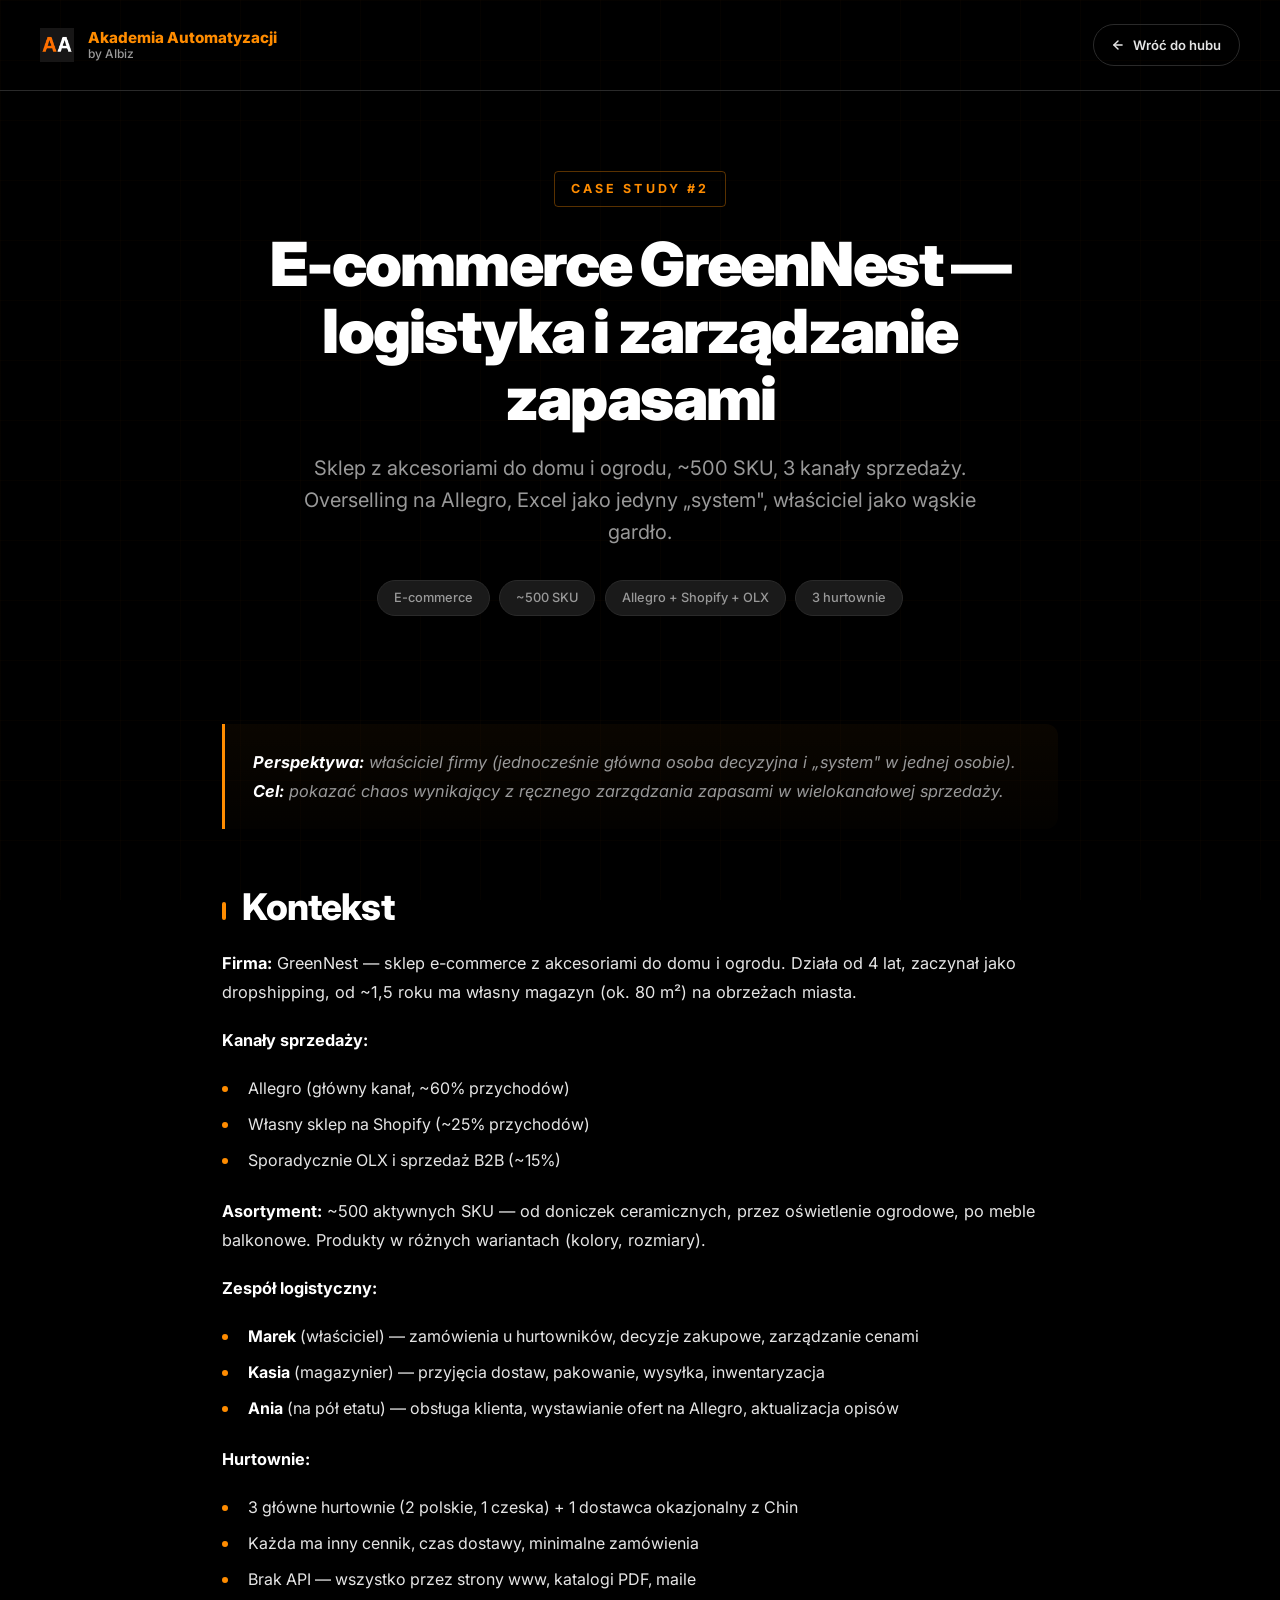
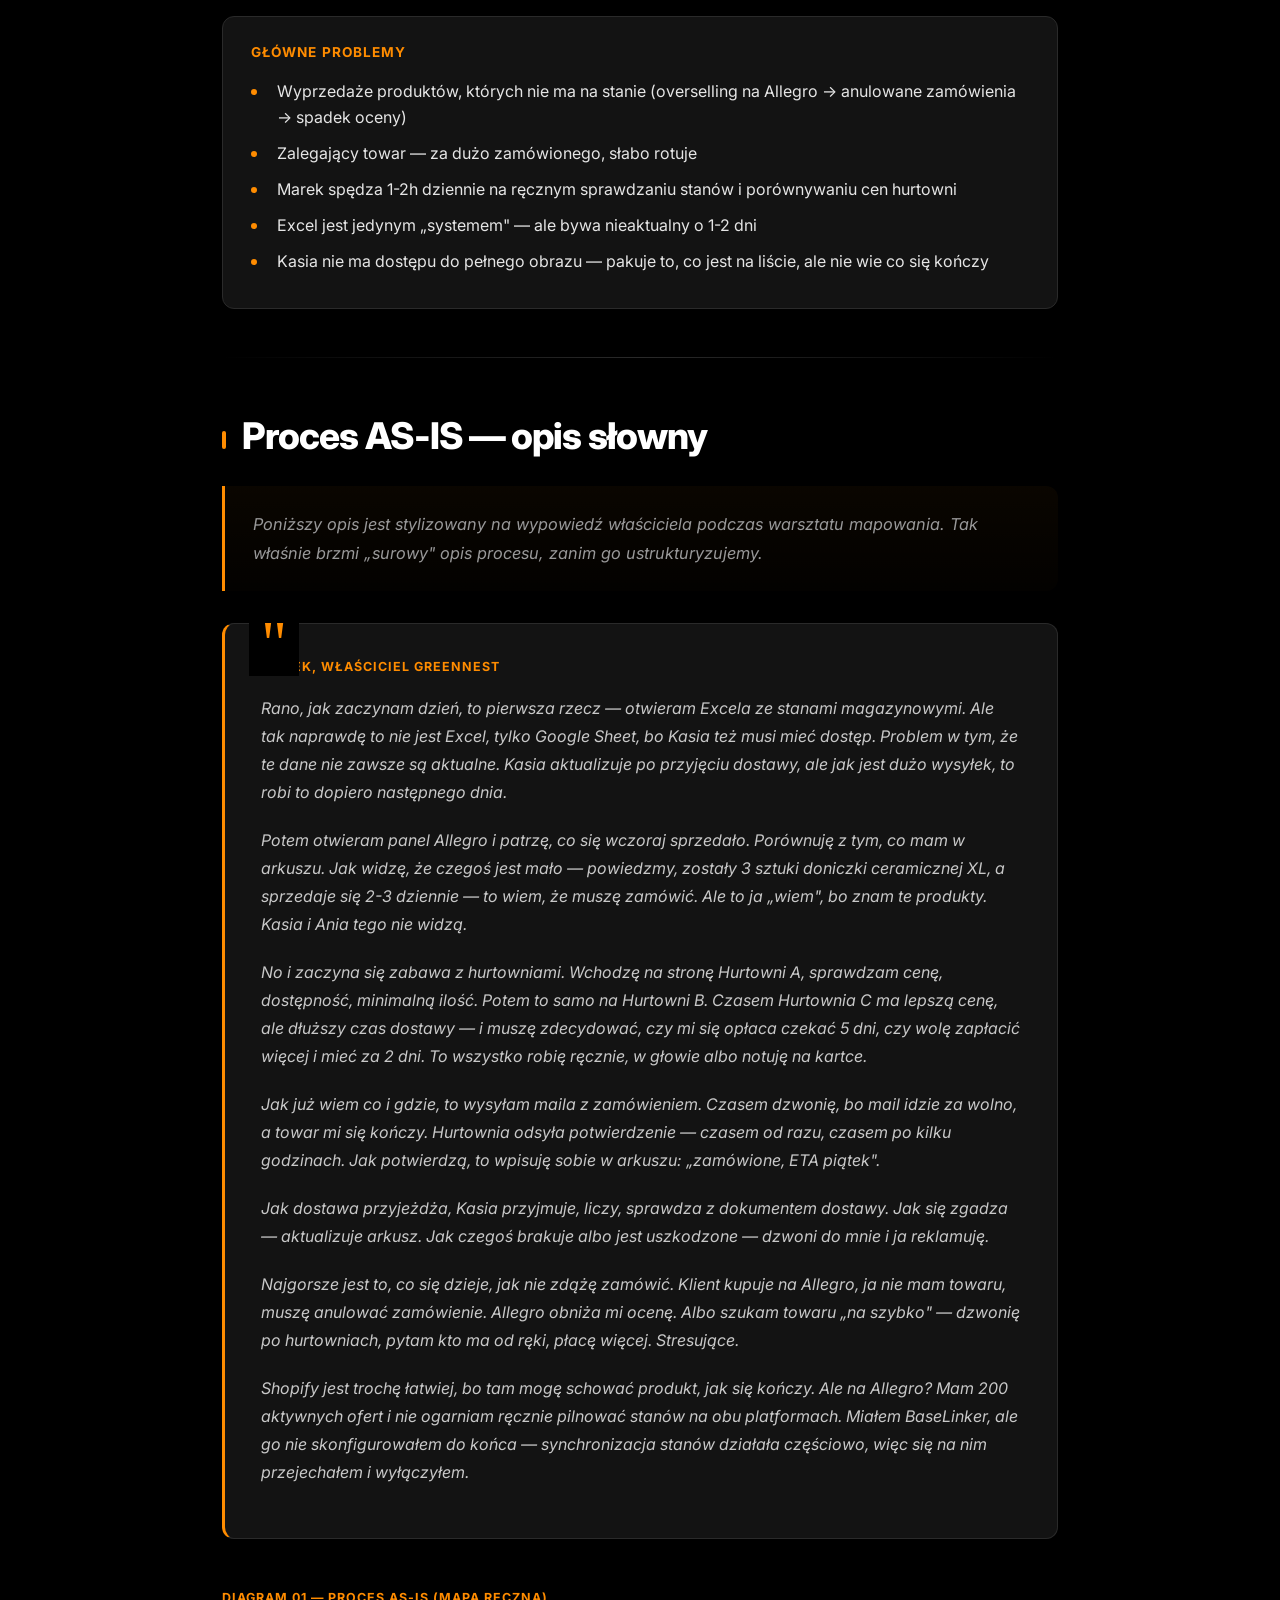
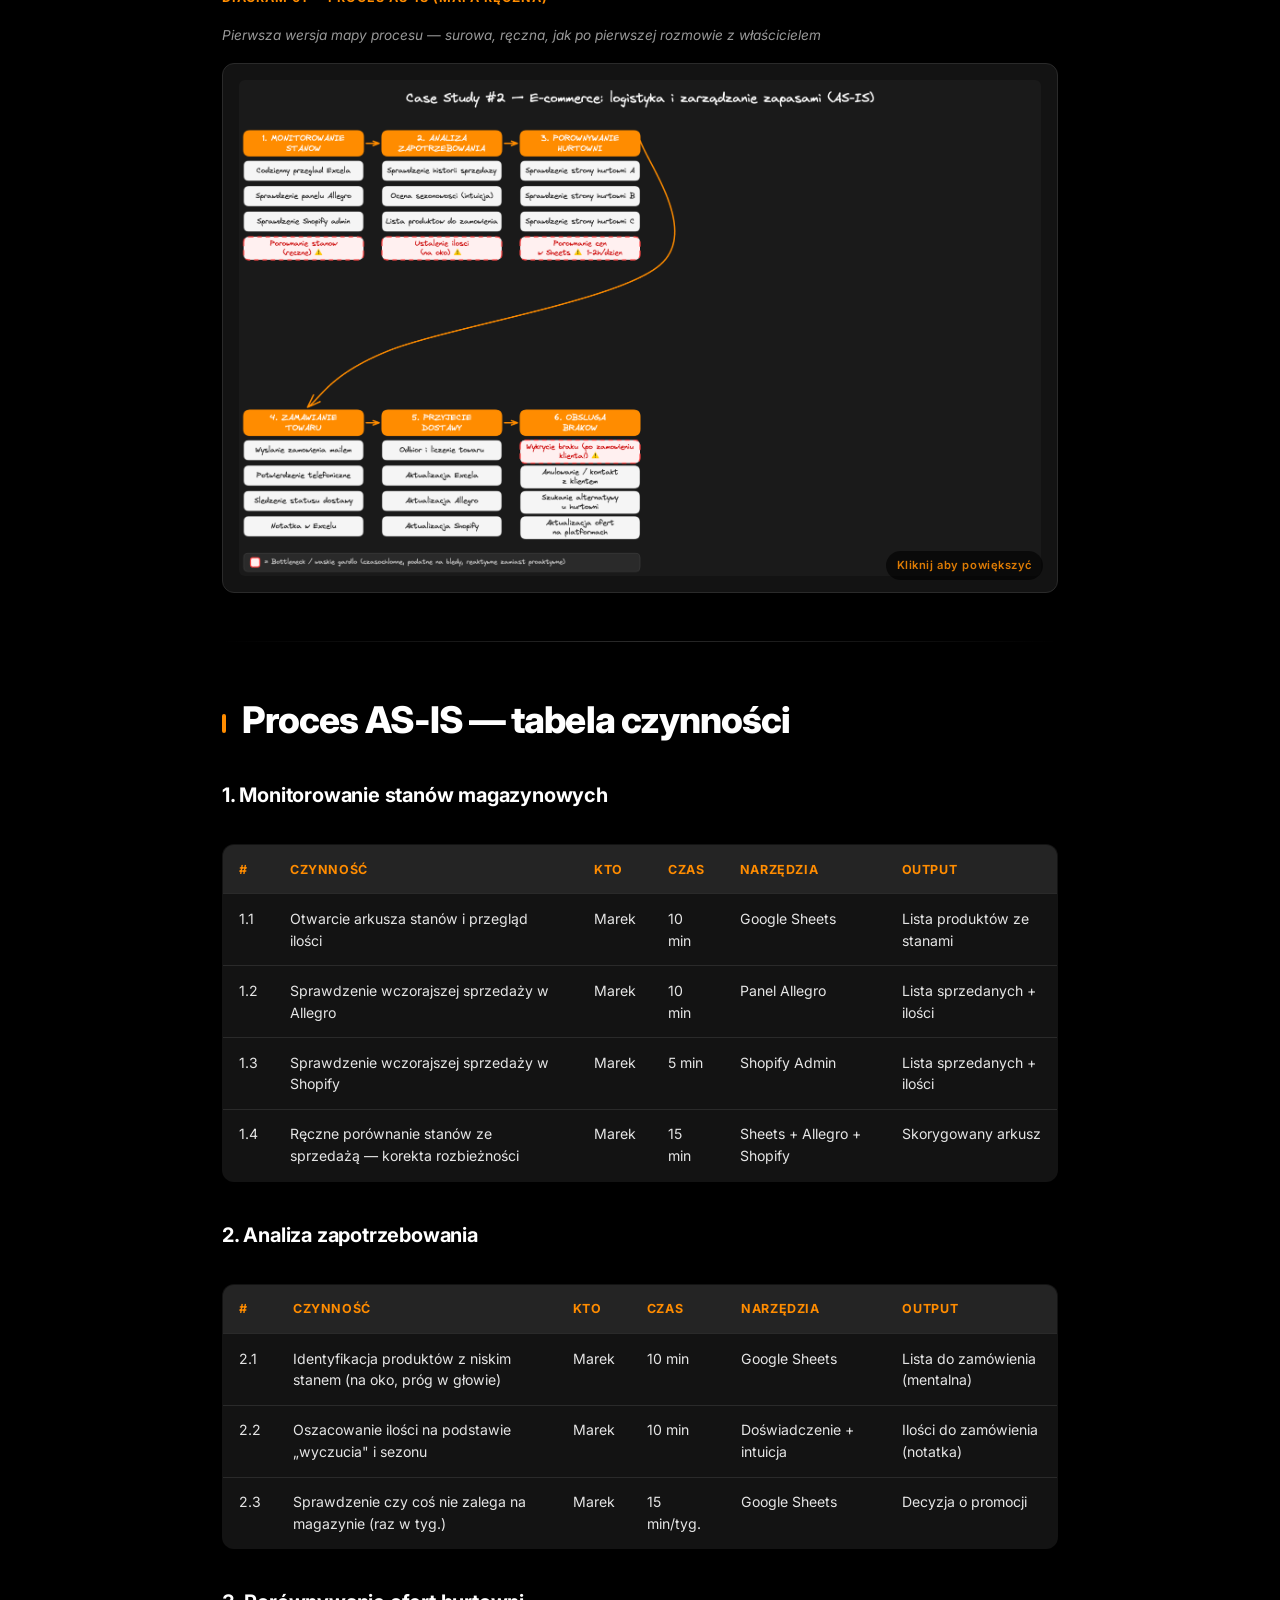
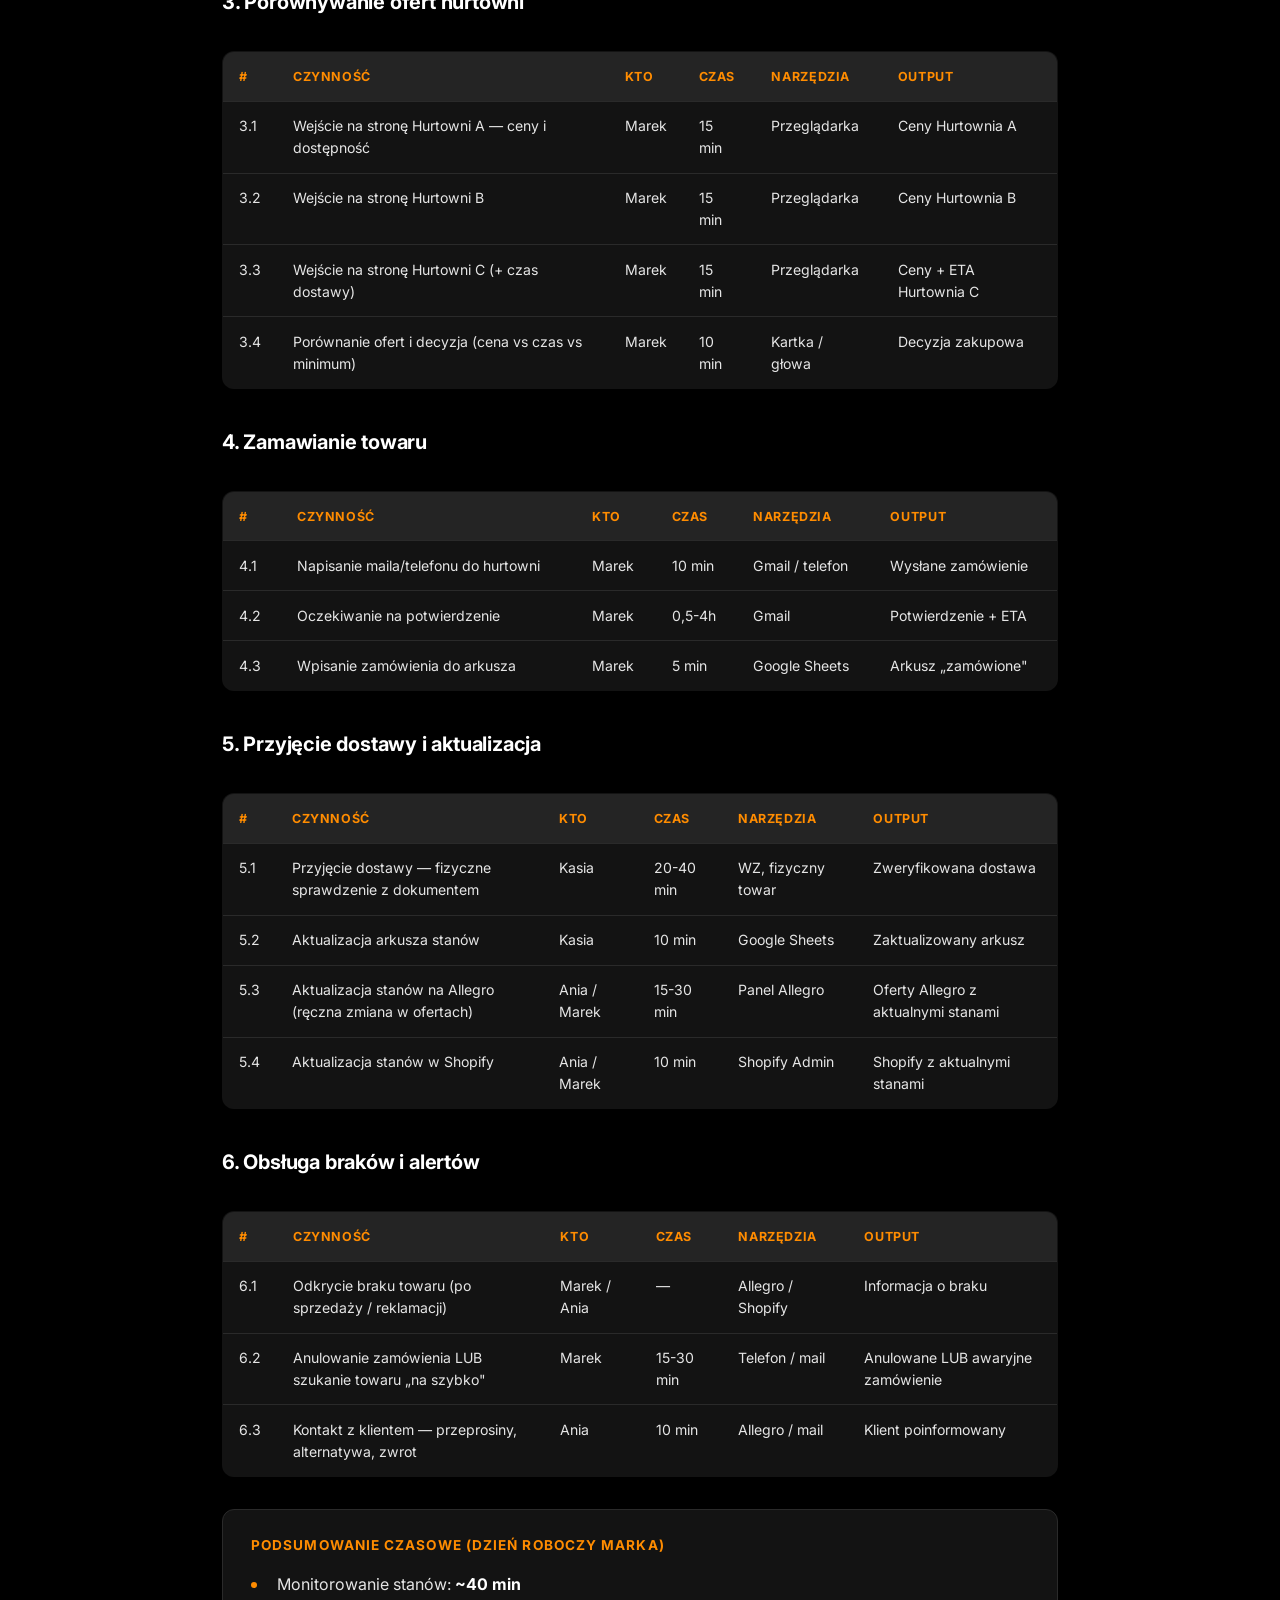
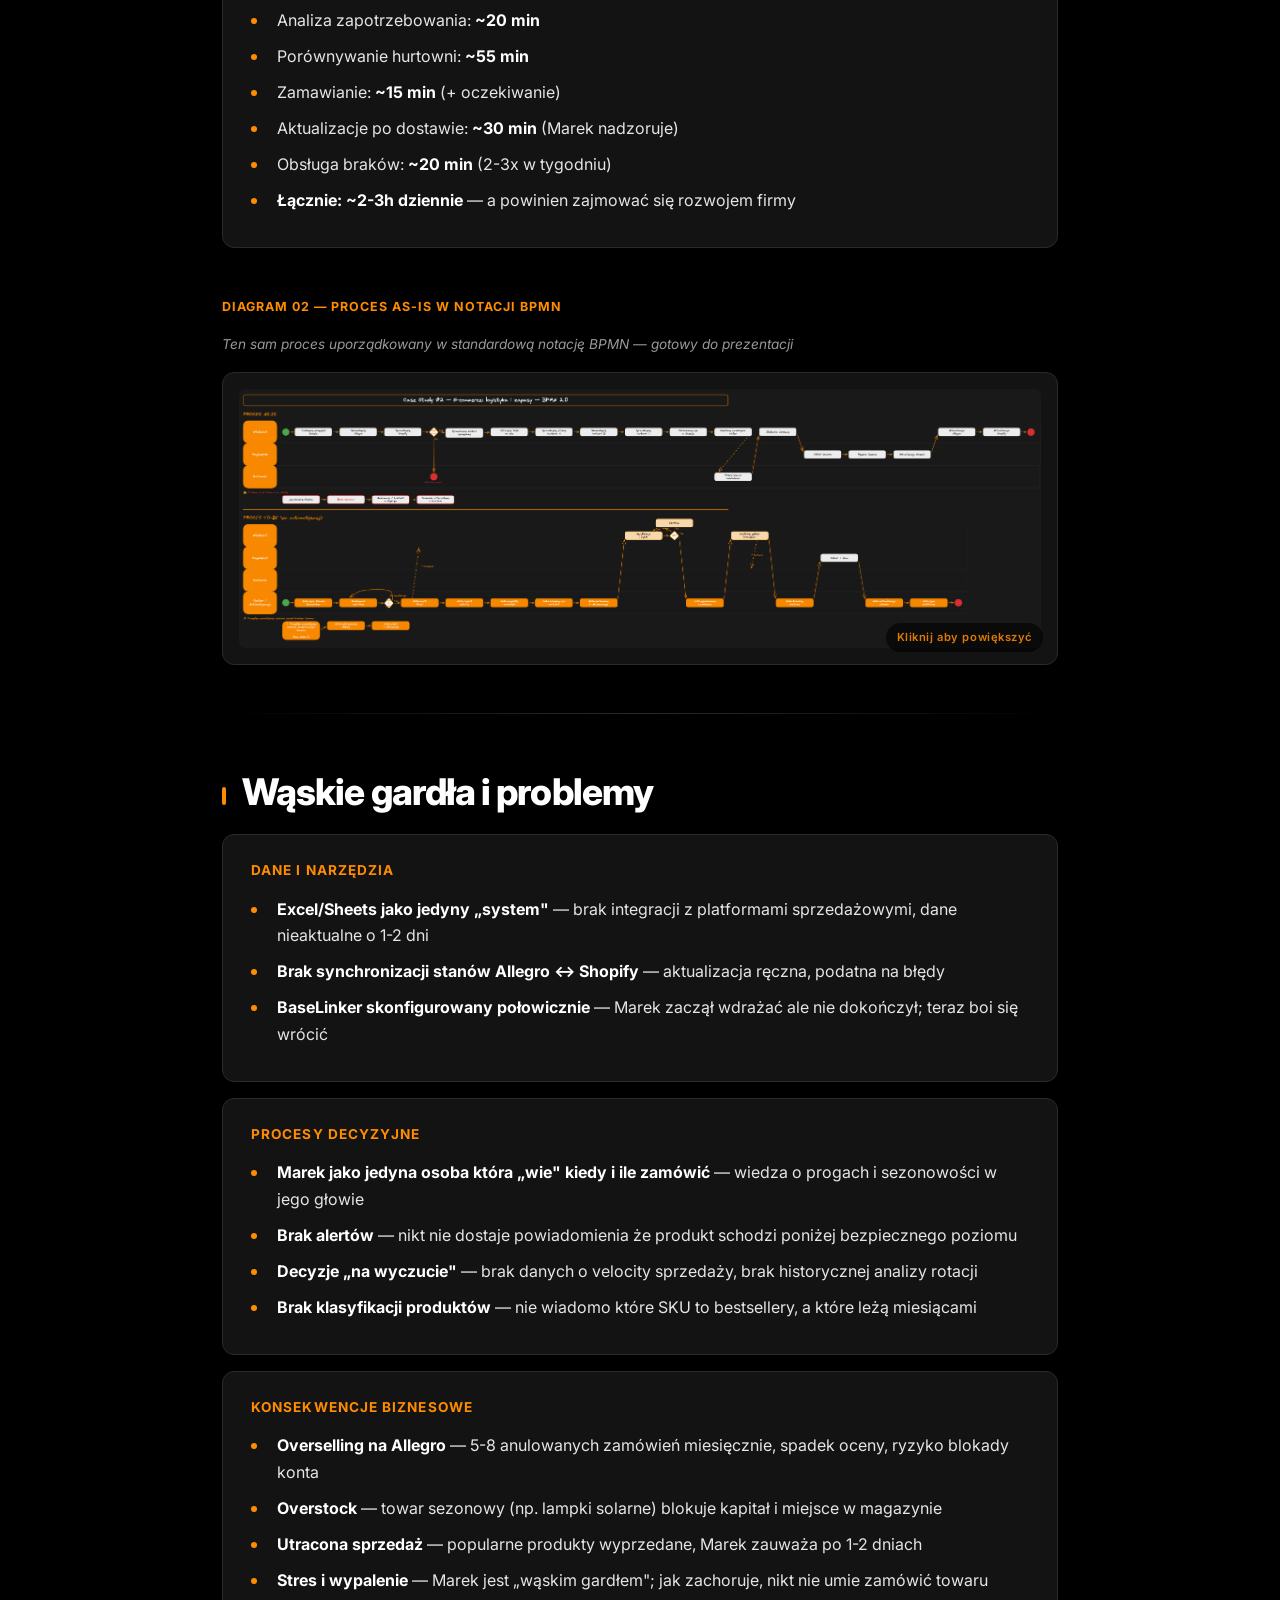
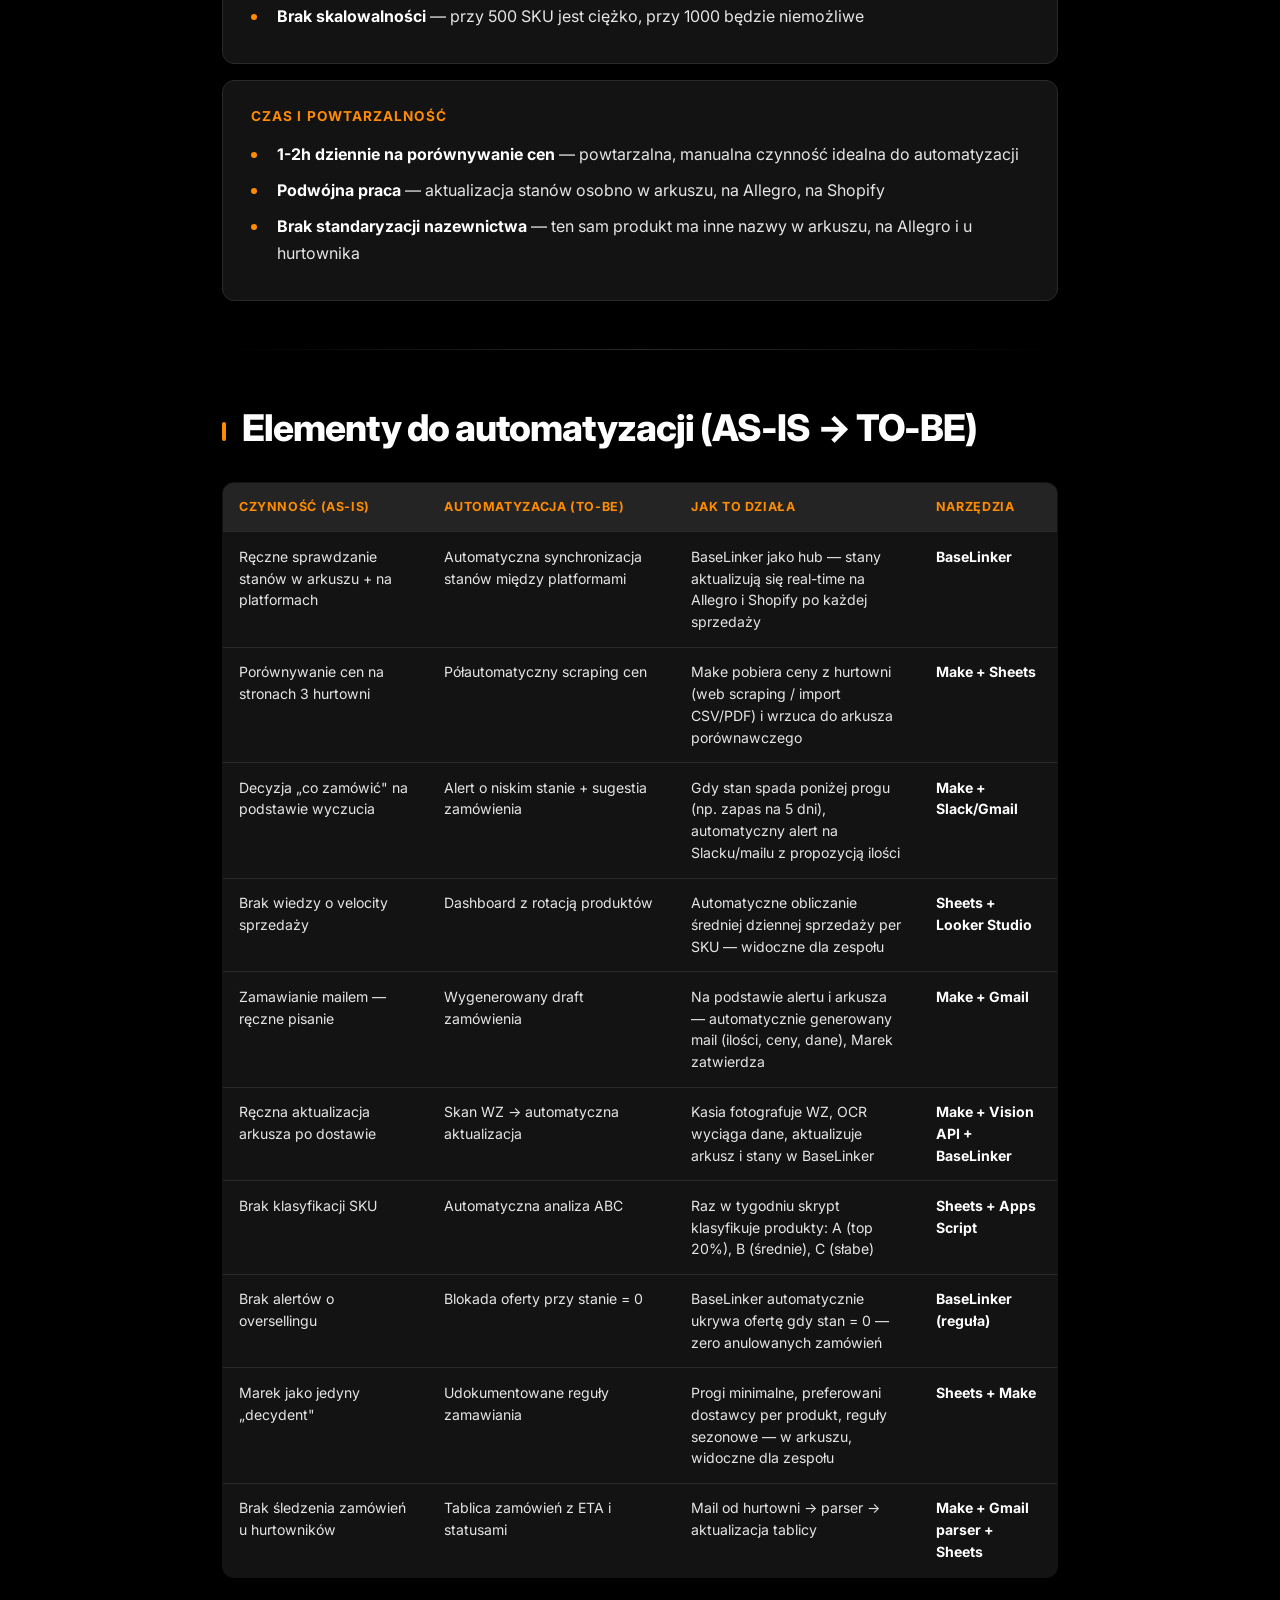
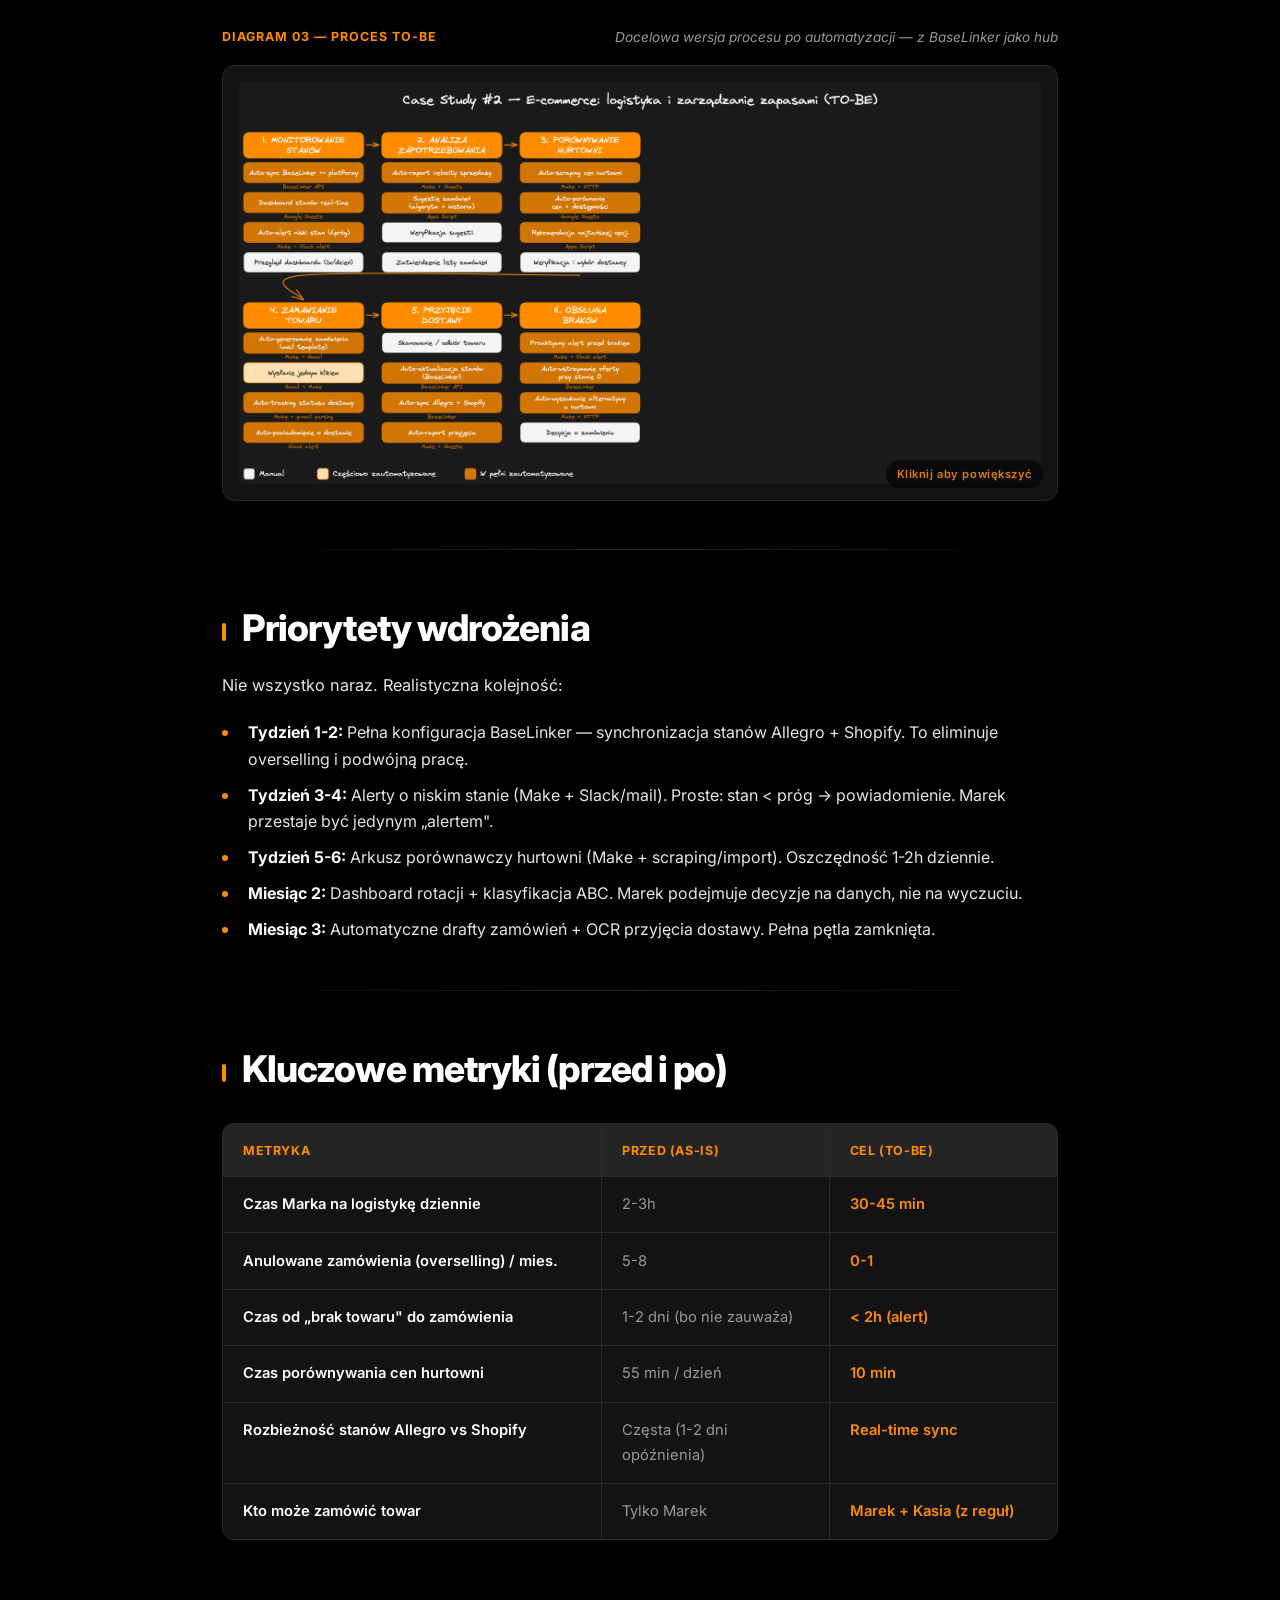
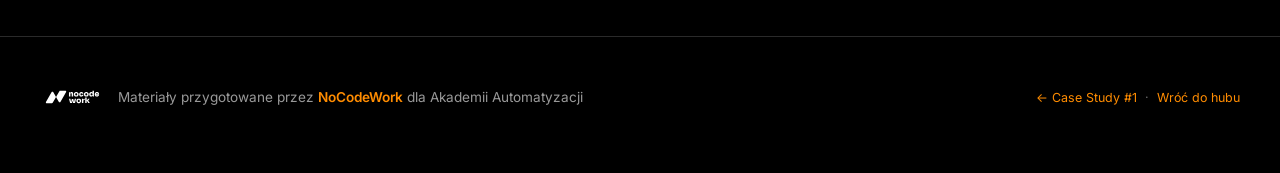
<file: case-study-2.html>
<!DOCTYPE html>
<html lang="pl">
<head>
<meta charset="UTF-8">
<meta name="viewport" content="width=device-width, initial-scale=1.0">
<meta name="robots" content="noindex, nofollow">
<title>Case Study #2: E-commerce GreenNest — Akademia Automatyzacji</title>
<meta name="description" content="E-commerce GreenNest — logistyka i zarządzanie zapasami. Case study z warsztatu Akademii Automatyzacji.">
<link rel="icon" type="image/png" href="assets/logo-aibiz.png">
<link rel="stylesheet" href="styles.css?v=3">
<script src="diagram-zoom.js?v=3" defer></script>
</head>
<body>
<main>

<header class="top-bar">
  <a href="index.html" class="brand">
    <img src="assets/logo-aibiz.png" alt="Akademia Automatyzacji">
    <div class="brand-text">
      <strong>Akademia Automatyzacji</strong>
      <span>by AIbiz</span>
    </div>
  </a>
  <a href="index.html" class="back-link">
    <svg width="14" height="14" viewBox="0 0 24 24" fill="none" stroke="currentColor" stroke-width="2.5" stroke-linecap="round" stroke-linejoin="round">
      <line x1="19" y1="12" x2="5" y2="12"/>
      <polyline points="12 19 5 12 12 5"/>
    </svg>
    Wróć do hubu
  </a>
</header>

<section class="article-hero">
  <span class="eyebrow">Case Study #2</span>
  <h1>E-commerce GreenNest — logistyka i&nbsp;zarządzanie zapasami</h1>
  <p class="subtitle">
    Sklep z akcesoriami do domu i ogrodu, ~500 SKU, 3 kanały sprzedaży. Overselling na Allegro, Excel jako jedyny „system", właściciel jako wąskie gardło.
  </p>
  <div class="meta-pills">
    <span class="pill">E-commerce</span>
    <span class="pill">~500 SKU</span>
    <span class="pill">Allegro + Shopify + OLX</span>
    <span class="pill">3 hurtownie</span>
  </div>
</section>

<article class="article">

<blockquote>
  <p><strong>Perspektywa:</strong> właściciel firmy (jednocześnie główna osoba decyzyjna i „system" w jednej osobie). <strong>Cel:</strong> pokazać chaos wynikający z ręcznego zarządzania zapasami w wielokanałowej sprzedaży.</p>
</blockquote>

<h2>Kontekst</h2>

<p><strong>Firma:</strong> GreenNest — sklep e-commerce z akcesoriami do domu i ogrodu. Działa od 4 lat, zaczynał jako dropshipping, od ~1,5 roku ma własny magazyn (ok. 80 m²) na obrzeżach miasta.</p>

<p><strong>Kanały sprzedaży:</strong></p>
<ul>
  <li>Allegro (główny kanał, ~60% przychodów)</li>
  <li>Własny sklep na Shopify (~25% przychodów)</li>
  <li>Sporadycznie OLX i sprzedaż B2B (~15%)</li>
</ul>

<p><strong>Asortyment:</strong> ~500 aktywnych SKU — od doniczek ceramicznych, przez oświetlenie ogrodowe, po meble balkonowe. Produkty w różnych wariantach (kolory, rozmiary).</p>

<p><strong>Zespół logistyczny:</strong></p>
<ul>
  <li><strong>Marek</strong> (właściciel) — zamówienia u hurtowników, decyzje zakupowe, zarządzanie cenami</li>
  <li><strong>Kasia</strong> (magazynier) — przyjęcia dostaw, pakowanie, wysyłka, inwentaryzacja</li>
  <li><strong>Ania</strong> (na pół etatu) — obsługa klienta, wystawianie ofert na Allegro, aktualizacja opisów</li>
</ul>

<p><strong>Hurtownie:</strong></p>
<ul>
  <li>3 główne hurtownie (2 polskie, 1 czeska) + 1 dostawca okazjonalny z Chin</li>
  <li>Każda ma inny cennik, czas dostawy, minimalne zamówienia</li>
  <li>Brak API — wszystko przez strony www, katalogi PDF, maile</li>
</ul>

<div class="problem-card">
  <h4>Główne problemy</h4>
  <ul>
    <li>Wyprzedaże produktów, których nie ma na stanie (overselling na Allegro → anulowane zamówienia → spadek oceny)</li>
    <li>Zalegający towar — za dużo zamówionego, słabo rotuje</li>
    <li>Marek spędza 1-2h dziennie na ręcznym sprawdzaniu stanów i porównywaniu cen hurtowni</li>
    <li>Excel jest jedynym „systemem" — ale bywa nieaktualny o 1-2 dni</li>
    <li>Kasia nie ma dostępu do pełnego obrazu — pakuje to, co jest na liście, ale nie wie co się kończy</li>
  </ul>
</div>

<hr class="divider">

<h2>Proces AS-IS — opis słowny</h2>

<blockquote>
  <p>Poniższy opis jest stylizowany na wypowiedź właściciela podczas warsztatu mapowania. Tak właśnie brzmi „surowy" opis procesu, zanim go ustrukturyzujemy.</p>
</blockquote>

<div class="narrative">
  <span class="speaker">Marek, właściciel GreenNest</span>
  <p>Rano, jak zaczynam dzień, to pierwsza rzecz — otwieram Excela ze stanami magazynowymi. Ale tak naprawdę to nie jest Excel, tylko Google Sheet, bo Kasia też musi mieć dostęp. Problem w tym, że te dane nie zawsze są aktualne. Kasia aktualizuje po przyjęciu dostawy, ale jak jest dużo wysyłek, to robi to dopiero następnego dnia.</p>
  <p>Potem otwieram panel Allegro i patrzę, co się wczoraj sprzedało. Porównuję z tym, co mam w arkuszu. Jak widzę, że czegoś jest mało — powiedzmy, zostały 3 sztuki doniczki ceramicznej XL, a sprzedaje się 2-3 dziennie — to wiem, że muszę zamówić. Ale to ja „wiem", bo znam te produkty. Kasia i Ania tego nie widzą.</p>
  <p>No i zaczyna się zabawa z hurtowniami. Wchodzę na stronę Hurtowni A, sprawdzam cenę, dostępność, minimalną ilość. Potem to samo na Hurtowni B. Czasem Hurtownia C ma lepszą cenę, ale dłuższy czas dostawy — i muszę zdecydować, czy mi się opłaca czekać 5 dni, czy wolę zapłacić więcej i mieć za 2 dni. To wszystko robię ręcznie, w głowie albo notuję na kartce.</p>
  <p>Jak już wiem co i gdzie, to wysyłam maila z zamówieniem. Czasem dzwonię, bo mail idzie za wolno, a towar mi się kończy. Hurtownia odsyła potwierdzenie — czasem od razu, czasem po kilku godzinach. Jak potwierdzą, to wpisuję sobie w arkuszu: „zamówione, ETA piątek".</p>
  <p>Jak dostawa przyjeżdża, Kasia przyjmuje, liczy, sprawdza z dokumentem dostawy. Jak się zgadza — aktualizuje arkusz. Jak czegoś brakuje albo jest uszkodzone — dzwoni do mnie i ja reklamuję.</p>
  <p>Najgorsze jest to, co się dzieje, jak nie zdążę zamówić. Klient kupuje na Allegro, ja nie mam towaru, muszę anulować zamówienie. Allegro obniża mi ocenę. Albo szukam towaru „na szybko" — dzwonię po hurtowniach, pytam kto ma od ręki, płacę więcej. Stresujące.</p>
  <p>Shopify jest trochę łatwiej, bo tam mogę schować produkt, jak się kończy. Ale na Allegro? Mam 200 aktywnych ofert i nie ogarniam ręcznie pilnować stanów na obu platformach. Miałem BaseLinker, ale go nie skonfigurowałem do końca — synchronizacja stanów działała częściowo, więc się na nim przejechałem i wyłączyłem.</p>
</div>

<!-- ═══════════ DIAGRAM 1: AS-IS ręczny ═══════════ -->
<div class="diagram-block">
  <div class="diagram-label">
    <span class="title">Diagram 01 — Proces AS-IS (mapa ręczna)</span>
    <span class="desc">Pierwsza wersja mapy procesu — surowa, ręczna, jak po pierwszej rozmowie z właścicielem</span>
  </div>
  <div class="diagram-img-wrap">
    <img src="diagrams/diagram-cs2-ecommerce.png" alt="Diagram AS-IS — proces logistyczny GreenNest (mapa ręczna Excalidraw)" loading="lazy">
  </div>
</div>

<hr class="divider">

<h2>Proces AS-IS — tabela czynności</h2>

<h3>1. Monitorowanie stanów magazynowych</h3>

<div class="table-wrap">
<table>
  <thead>
    <tr><th>#</th><th>Czynność</th><th>Kto</th><th>Czas</th><th>Narzędzia</th><th>Output</th></tr>
  </thead>
  <tbody>
    <tr><td>1.1</td><td>Otwarcie arkusza stanów i przegląd ilości</td><td>Marek</td><td>10 min</td><td>Google Sheets</td><td>Lista produktów ze stanami</td></tr>
    <tr><td>1.2</td><td>Sprawdzenie wczorajszej sprzedaży w Allegro</td><td>Marek</td><td>10 min</td><td>Panel Allegro</td><td>Lista sprzedanych + ilości</td></tr>
    <tr><td>1.3</td><td>Sprawdzenie wczorajszej sprzedaży w Shopify</td><td>Marek</td><td>5 min</td><td>Shopify Admin</td><td>Lista sprzedanych + ilości</td></tr>
    <tr><td>1.4</td><td>Ręczne porównanie stanów ze sprzedażą — korekta rozbieżności</td><td>Marek</td><td>15 min</td><td>Sheets + Allegro + Shopify</td><td>Skorygowany arkusz</td></tr>
  </tbody>
</table>
</div>

<h3>2. Analiza zapotrzebowania</h3>

<div class="table-wrap">
<table>
  <thead>
    <tr><th>#</th><th>Czynność</th><th>Kto</th><th>Czas</th><th>Narzędzia</th><th>Output</th></tr>
  </thead>
  <tbody>
    <tr><td>2.1</td><td>Identyfikacja produktów z niskim stanem (na oko, próg w głowie)</td><td>Marek</td><td>10 min</td><td>Google Sheets</td><td>Lista do zamówienia (mentalna)</td></tr>
    <tr><td>2.2</td><td>Oszacowanie ilości na podstawie „wyczucia" i sezonu</td><td>Marek</td><td>10 min</td><td>Doświadczenie + intuicja</td><td>Ilości do zamówienia (notatka)</td></tr>
    <tr><td>2.3</td><td>Sprawdzenie czy coś nie zalega na magazynie (raz w tyg.)</td><td>Marek</td><td>15 min/tyg.</td><td>Google Sheets</td><td>Decyzja o promocji</td></tr>
  </tbody>
</table>
</div>

<h3>3. Porównywanie ofert hurtowni</h3>

<div class="table-wrap">
<table>
  <thead>
    <tr><th>#</th><th>Czynność</th><th>Kto</th><th>Czas</th><th>Narzędzia</th><th>Output</th></tr>
  </thead>
  <tbody>
    <tr><td>3.1</td><td>Wejście na stronę Hurtowni A — ceny i dostępność</td><td>Marek</td><td>15 min</td><td>Przeglądarka</td><td>Ceny Hurtownia A</td></tr>
    <tr><td>3.2</td><td>Wejście na stronę Hurtowni B</td><td>Marek</td><td>15 min</td><td>Przeglądarka</td><td>Ceny Hurtownia B</td></tr>
    <tr><td>3.3</td><td>Wejście na stronę Hurtowni C (+ czas dostawy)</td><td>Marek</td><td>15 min</td><td>Przeglądarka</td><td>Ceny + ETA Hurtownia C</td></tr>
    <tr><td>3.4</td><td>Porównanie ofert i decyzja (cena vs czas vs minimum)</td><td>Marek</td><td>10 min</td><td>Kartka / głowa</td><td>Decyzja zakupowa</td></tr>
  </tbody>
</table>
</div>

<h3>4. Zamawianie towaru</h3>

<div class="table-wrap">
<table>
  <thead>
    <tr><th>#</th><th>Czynność</th><th>Kto</th><th>Czas</th><th>Narzędzia</th><th>Output</th></tr>
  </thead>
  <tbody>
    <tr><td>4.1</td><td>Napisanie maila/telefonu do hurtowni</td><td>Marek</td><td>10 min</td><td>Gmail / telefon</td><td>Wysłane zamówienie</td></tr>
    <tr><td>4.2</td><td>Oczekiwanie na potwierdzenie</td><td>Marek</td><td>0,5-4h</td><td>Gmail</td><td>Potwierdzenie + ETA</td></tr>
    <tr><td>4.3</td><td>Wpisanie zamówienia do arkusza</td><td>Marek</td><td>5 min</td><td>Google Sheets</td><td>Arkusz „zamówione"</td></tr>
  </tbody>
</table>
</div>

<h3>5. Przyjęcie dostawy i aktualizacja</h3>

<div class="table-wrap">
<table>
  <thead>
    <tr><th>#</th><th>Czynność</th><th>Kto</th><th>Czas</th><th>Narzędzia</th><th>Output</th></tr>
  </thead>
  <tbody>
    <tr><td>5.1</td><td>Przyjęcie dostawy — fizyczne sprawdzenie z dokumentem</td><td>Kasia</td><td>20-40 min</td><td>WZ, fizyczny towar</td><td>Zweryfikowana dostawa</td></tr>
    <tr><td>5.2</td><td>Aktualizacja arkusza stanów</td><td>Kasia</td><td>10 min</td><td>Google Sheets</td><td>Zaktualizowany arkusz</td></tr>
    <tr><td>5.3</td><td>Aktualizacja stanów na Allegro (ręczna zmiana w ofertach)</td><td>Ania / Marek</td><td>15-30 min</td><td>Panel Allegro</td><td>Oferty Allegro z aktualnymi stanami</td></tr>
    <tr><td>5.4</td><td>Aktualizacja stanów w Shopify</td><td>Ania / Marek</td><td>10 min</td><td>Shopify Admin</td><td>Shopify z aktualnymi stanami</td></tr>
  </tbody>
</table>
</div>

<h3>6. Obsługa braków i alertów</h3>

<div class="table-wrap">
<table>
  <thead>
    <tr><th>#</th><th>Czynność</th><th>Kto</th><th>Czas</th><th>Narzędzia</th><th>Output</th></tr>
  </thead>
  <tbody>
    <tr><td>6.1</td><td>Odkrycie braku towaru (po sprzedaży / reklamacji)</td><td>Marek / Ania</td><td>—</td><td>Allegro / Shopify</td><td>Informacja o braku</td></tr>
    <tr><td>6.2</td><td>Anulowanie zamówienia LUB szukanie towaru „na szybko"</td><td>Marek</td><td>15-30 min</td><td>Telefon / mail</td><td>Anulowane LUB awaryjne zamówienie</td></tr>
    <tr><td>6.3</td><td>Kontakt z klientem — przeprosiny, alternatywa, zwrot</td><td>Ania</td><td>10 min</td><td>Allegro / mail</td><td>Klient poinformowany</td></tr>
  </tbody>
</table>
</div>

<div class="problem-card">
  <h4>Podsumowanie czasowe (dzień roboczy Marka)</h4>
  <ul>
    <li>Monitorowanie stanów: <strong>~40 min</strong></li>
    <li>Analiza zapotrzebowania: <strong>~20 min</strong></li>
    <li>Porównywanie hurtowni: <strong>~55 min</strong></li>
    <li>Zamawianie: <strong>~15 min</strong> (+ oczekiwanie)</li>
    <li>Aktualizacje po dostawie: <strong>~30 min</strong> (Marek nadzoruje)</li>
    <li>Obsługa braków: <strong>~20 min</strong> (2-3x w tygodniu)</li>
    <li><strong>Łącznie: ~2-3h dziennie</strong> — a powinien zajmować się rozwojem firmy</li>
  </ul>
</div>

<!-- ═══════════ DIAGRAM 2: BPMN AS-IS ═══════════ -->
<div class="diagram-block">
  <div class="diagram-label">
    <span class="title">Diagram 02 — Proces AS-IS w notacji BPMN</span>
    <span class="desc">Ten sam proces uporządkowany w standardową notację BPMN — gotowy do prezentacji</span>
  </div>
  <div class="diagram-img-wrap">
    <img src="diagrams/diagram-cs2-ecommerce-bpmn.png" alt="Diagram AS-IS w notacji BPMN — proces logistyczny GreenNest" loading="lazy">
  </div>
</div>

<hr class="divider">

<h2>Wąskie gardła i problemy</h2>

<div class="problem-card">
  <h4>Dane i narzędzia</h4>
  <ul>
    <li><strong>Excel/Sheets jako jedyny „system"</strong> — brak integracji z platformami sprzedażowymi, dane nieaktualne o 1-2 dni</li>
    <li><strong>Brak synchronizacji stanów Allegro ↔ Shopify</strong> — aktualizacja ręczna, podatna na błędy</li>
    <li><strong>BaseLinker skonfigurowany połowicznie</strong> — Marek zaczął wdrażać ale nie dokończył; teraz boi się wrócić</li>
  </ul>
</div>

<div class="problem-card">
  <h4>Procesy decyzyjne</h4>
  <ul>
    <li><strong>Marek jako jedyna osoba która „wie" kiedy i ile zamówić</strong> — wiedza o progach i sezonowości w jego głowie</li>
    <li><strong>Brak alertów</strong> — nikt nie dostaje powiadomienia że produkt schodzi poniżej bezpiecznego poziomu</li>
    <li><strong>Decyzje „na wyczucie"</strong> — brak danych o velocity sprzedaży, brak historycznej analizy rotacji</li>
    <li><strong>Brak klasyfikacji produktów</strong> — nie wiadomo które SKU to bestsellery, a które leżą miesiącami</li>
  </ul>
</div>

<div class="problem-card">
  <h4>Konsekwencje biznesowe</h4>
  <ul>
    <li><strong>Overselling na Allegro</strong> — 5-8 anulowanych zamówień miesięcznie, spadek oceny, ryzyko blokady konta</li>
    <li><strong>Overstock</strong> — towar sezonowy (np. lampki solarne) blokuje kapitał i miejsce w magazynie</li>
    <li><strong>Utracona sprzedaż</strong> — popularne produkty wyprzedane, Marek zauważa po 1-2 dniach</li>
    <li><strong>Stres i wypalenie</strong> — Marek jest „wąskim gardłem"; jak zachoruje, nikt nie umie zamówić towaru</li>
    <li><strong>Brak skalowalności</strong> — przy 500 SKU jest ciężko, przy 1000 będzie niemożliwe</li>
  </ul>
</div>

<div class="problem-card">
  <h4>Czas i powtarzalność</h4>
  <ul>
    <li><strong>1-2h dziennie na porównywanie cen</strong> — powtarzalna, manualna czynność idealna do automatyzacji</li>
    <li><strong>Podwójna praca</strong> — aktualizacja stanów osobno w arkuszu, na Allegro, na Shopify</li>
    <li><strong>Brak standaryzacji nazewnictwa</strong> — ten sam produkt ma inne nazwy w arkuszu, na Allegro i u hurtownika</li>
  </ul>
</div>

<hr class="divider">

<h2>Elementy do automatyzacji (AS-IS → TO-BE)</h2>

<div class="table-wrap">
<table>
  <thead>
    <tr><th>Czynność (AS-IS)</th><th>Automatyzacja (TO-BE)</th><th>Jak to działa</th><th>Narzędzia</th></tr>
  </thead>
  <tbody>
    <tr><td>Ręczne sprawdzanie stanów w arkuszu + na platformach</td><td>Automatyczna synchronizacja stanów między platformami</td><td>BaseLinker jako hub — stany aktualizują się real-time na Allegro i Shopify po każdej sprzedaży</td><td><strong>BaseLinker</strong></td></tr>
    <tr><td>Porównywanie cen na stronach 3 hurtowni</td><td>Półautomatyczny scraping cen</td><td>Make pobiera ceny z hurtowni (web scraping / import CSV/PDF) i wrzuca do arkusza porównawczego</td><td><strong>Make + Sheets</strong></td></tr>
    <tr><td>Decyzja „co zamówić" na podstawie wyczucia</td><td>Alert o niskim stanie + sugestia zamówienia</td><td>Gdy stan spada poniżej progu (np. zapas na 5 dni), automatyczny alert na Slacku/mailu z propozycją ilości</td><td><strong>Make + Slack/Gmail</strong></td></tr>
    <tr><td>Brak wiedzy o velocity sprzedaży</td><td>Dashboard z rotacją produktów</td><td>Automatyczne obliczanie średniej dziennej sprzedaży per SKU — widoczne dla zespołu</td><td><strong>Sheets + Looker Studio</strong></td></tr>
    <tr><td>Zamawianie mailem — ręczne pisanie</td><td>Wygenerowany draft zamówienia</td><td>Na podstawie alertu i arkusza — automatycznie generowany mail (ilości, ceny, dane), Marek zatwierdza</td><td><strong>Make + Gmail</strong></td></tr>
    <tr><td>Ręczna aktualizacja arkusza po dostawie</td><td>Skan WZ → automatyczna aktualizacja</td><td>Kasia fotografuje WZ, OCR wyciąga dane, aktualizuje arkusz i stany w BaseLinker</td><td><strong>Make + Vision API + BaseLinker</strong></td></tr>
    <tr><td>Brak klasyfikacji SKU</td><td>Automatyczna analiza ABC</td><td>Raz w tygodniu skrypt klasyfikuje produkty: A (top 20%), B (średnie), C (słabe)</td><td><strong>Sheets + Apps Script</strong></td></tr>
    <tr><td>Brak alertów o oversellingu</td><td>Blokada oferty przy stanie = 0</td><td>BaseLinker automatycznie ukrywa ofertę gdy stan = 0 — zero anulowanych zamówień</td><td><strong>BaseLinker (reguła)</strong></td></tr>
    <tr><td>Marek jako jedyny „decydent"</td><td>Udokumentowane reguły zamawiania</td><td>Progi minimalne, preferowani dostawcy per produkt, reguły sezonowe — w arkuszu, widoczne dla zespołu</td><td><strong>Sheets + Make</strong></td></tr>
    <tr><td>Brak śledzenia zamówień u hurtowników</td><td>Tablica zamówień z ETA i statusami</td><td>Mail od hurtowni → parser → aktualizacja tablicy</td><td><strong>Make + Gmail parser + Sheets</strong></td></tr>
  </tbody>
</table>
</div>

<!-- ═══════════ DIAGRAM 3: TO-BE ═══════════ -->
<div class="diagram-block">
  <div class="diagram-label">
    <span class="title">Diagram 03 — Proces TO-BE</span>
    <span class="desc">Docelowa wersja procesu po automatyzacji — z BaseLinker jako hub</span>
  </div>
  <div class="diagram-img-wrap">
    <img src="diagrams/diagram-cs2-ecommerce-tobe.png" alt="Diagram TO-BE — GreenNest po automatyzacji z BaseLinker jako hub" loading="lazy">
  </div>
</div>

<hr class="divider">

<h2>Priorytety wdrożenia</h2>

<p>Nie wszystko naraz. Realistyczna kolejność:</p>

<ul>
  <li><strong>Tydzień 1-2:</strong> Pełna konfiguracja BaseLinker — synchronizacja stanów Allegro + Shopify. To eliminuje overselling i podwójną pracę.</li>
  <li><strong>Tydzień 3-4:</strong> Alerty o niskim stanie (Make + Slack/mail). Proste: stan &lt; próg → powiadomienie. Marek przestaje być jedynym „alertem".</li>
  <li><strong>Tydzień 5-6:</strong> Arkusz porównawczy hurtowni (Make + scraping/import). Oszczędność 1-2h dziennie.</li>
  <li><strong>Miesiąc 2:</strong> Dashboard rotacji + klasyfikacja ABC. Marek podejmuje decyzje na danych, nie na wyczuciu.</li>
  <li><strong>Miesiąc 3:</strong> Automatyczne drafty zamówień + OCR przyjęcia dostawy. Pełna pętla zamknięta.</li>
</ul>

<hr class="divider">

<h2>Kluczowe metryki (przed i po)</h2>

<div class="stats-grid">
  <div class="stat-row header">
    <div>Metryka</div>
    <div>Przed (AS-IS)</div>
    <div>Cel (TO-BE)</div>
  </div>
  <div class="stat-row">
    <div class="label">Czas Marka na logistykę dziennie</div>
    <div class="from">2-3h</div>
    <div class="to">30-45 min</div>
  </div>
  <div class="stat-row">
    <div class="label">Anulowane zamówienia (overselling) / mies.</div>
    <div class="from">5-8</div>
    <div class="to">0-1</div>
  </div>
  <div class="stat-row">
    <div class="label">Czas od „brak towaru" do zamówienia</div>
    <div class="from">1-2 dni (bo nie zauważa)</div>
    <div class="to">&lt; 2h (alert)</div>
  </div>
  <div class="stat-row">
    <div class="label">Czas porównywania cen hurtowni</div>
    <div class="from">55 min / dzień</div>
    <div class="to">10 min</div>
  </div>
  <div class="stat-row">
    <div class="label">Rozbieżność stanów Allegro vs Shopify</div>
    <div class="from">Częsta (1-2 dni opóźnienia)</div>
    <div class="to">Real-time sync</div>
  </div>
  <div class="stat-row">
    <div class="label">Kto może zamówić towar</div>
    <div class="from">Tylko Marek</div>
    <div class="to">Marek + Kasia (z reguł)</div>
  </div>
</div>

</article>

<footer>
  <div class="credit">
    <img src="assets/nocodework-logo-white.svg" alt="NoCodeWork">
    <span>Materiały przygotowane przez <a href="https://nocodework.io" target="_blank" rel="noopener">NoCodeWork</a> dla Akademii Automatyzacji</span>
  </div>
  <div class="note">
    <a href="case-study-1.html">← Case Study #1</a> &nbsp;·&nbsp; <a href="index.html">Wróć do hubu</a>
  </div>
</footer>

</main>
</body>
</html>
</file>
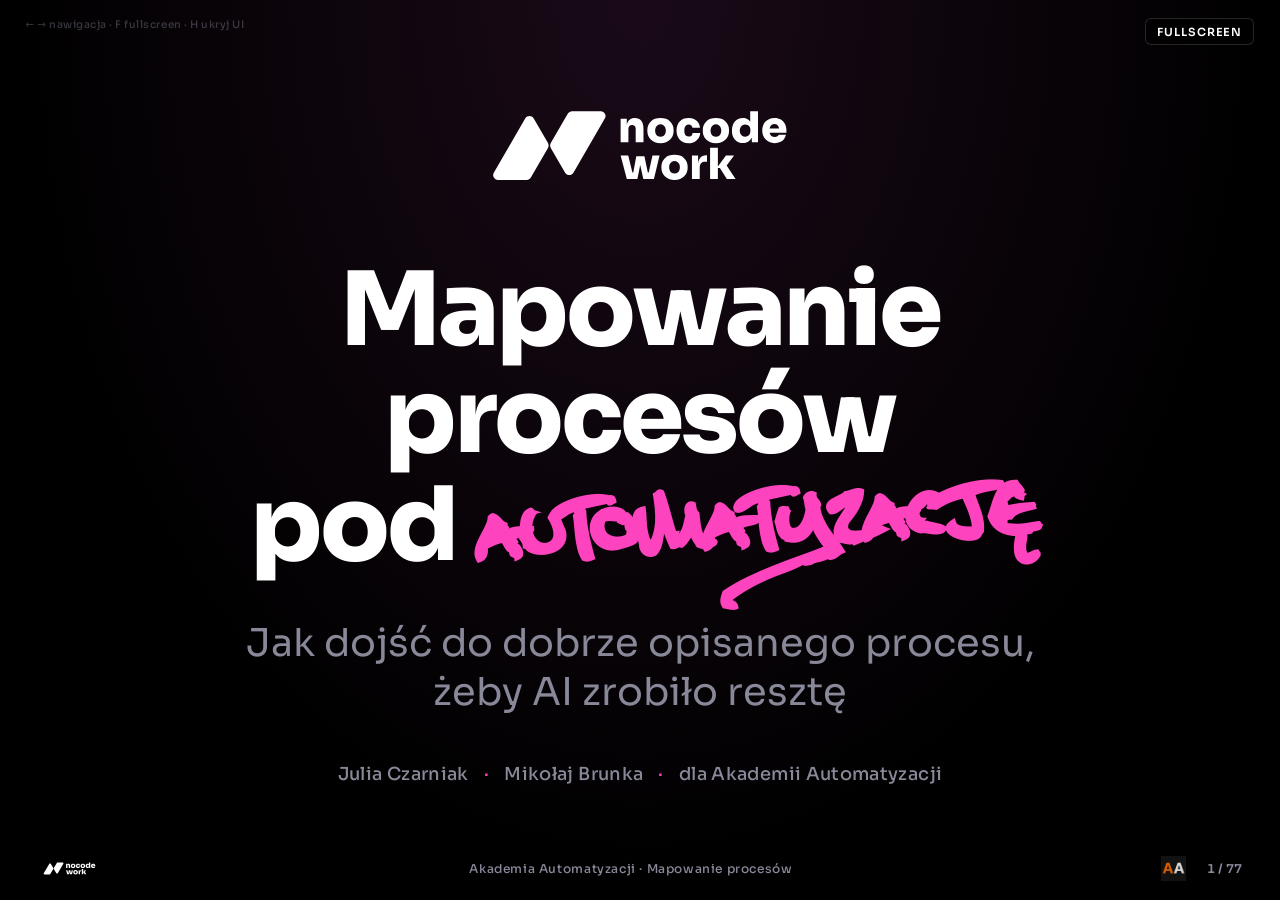
<file: prezentacja.html>
<!DOCTYPE html>
<html lang="pl">
<head>
<meta charset="UTF-8">
<meta name="viewport" content="width=device-width, initial-scale=1.0">
<title>Mapowanie procesów pod automatyzację — Akademia Automatyzacji</title>
<!--
  PREZENTACJA: Warsztat dla Akademii Automatyzacji "Mapowanie procesów pod automatyzację"
  Branding: NoCodeWork (pink #FD43BE + purple #9E30DE + Sora + MBJ Handwriting)
  Format: vanilla JS, single file, fullscreen slides

  STEROWANIE:
  → / SPACJA / PageDown — następny slajd
  ← / PageUp           — poprzedni slajd
  Home / End           — pierwszy / ostatni
  F                    — fullscreen toggle
  H                    — pokaż/ukryj overlay UI (przycisk fullscreen + hint)
  swipe (mobile)       — nawigacja dotykiem

  STAN: FAZA 1 — 5 próbnych slajdów (do akceptacji stylu)
  Po akceptacji: dobudowanie pozostałych ~72 slajdów wg AIbiz/wsad-prezentacja.md
-->
<style>
  @import url('https://fonts.googleapis.com/css2?family=Sora:wght@300;400;500;600;700;800&display=swap');

  @font-face {
    font-family: 'MBJ Handwriting';
    src: url('fonts/MBJ-Handwriting.ttf') format('truetype');
    font-weight: normal;
    font-style: normal;
    font-display: swap;
  }

  :root {
    /* NoCodeWork brandbook colors */
    --pink: #FD43BE;          /* Heather Violet — główny akcent */
    --purple: #9E30DE;        /* Pearl Violet — drugorzędny akcent */
    --blush: #FFEAF8;         /* Lavender Blush — jasne tła */
    --black: #000000;         /* Jet Black — domyślne tło */
    --white: #FFFFFF;
    --dim: #888899;           /* przyciszony tekst */
    --dim-2: #555566;         /* jeszcze ciemniejszy */

    --gradient: linear-gradient(135deg, #FD43BE 0%, #9E30DE 100%);
    --gradient-soft: linear-gradient(135deg, rgba(253,67,190,0.15) 0%, rgba(158,48,222,0.15) 100%);
  }

  * { margin: 0; padding: 0; box-sizing: border-box; }

  html, body {
    height: 100%;
    overflow: hidden;
    background: var(--black);
    color: var(--white);
    font-family: 'Sora', -apple-system, system-ui, sans-serif;
    -webkit-font-smoothing: antialiased;
  }

  /* ─── Slide layout ─── */
  .slide {
    display: none;
    width: 100vw;
    height: 100vh;
    flex-direction: column;
    justify-content: center;
    align-items: center;
    padding: 8vh 8vw 12vh 8vw;  /* bottom większy = miejsce na footer */
    text-align: center;
    position: relative;
    overflow: hidden;
  }

  .slide.active { display: flex; }

  /* ─── Typography ─── */
  .big {
    font-size: clamp(2.6rem, 5.5vw, 5rem);
    font-weight: 800;
    line-height: 1.1;
    letter-spacing: -0.025em;
    max-width: 1100px;
  }

  .huge {
    font-size: clamp(3.5rem, 8vw, 7rem);
    font-weight: 800;
    line-height: 1.05;
    letter-spacing: -0.03em;
    max-width: 1200px;
  }

  .medium {
    font-size: clamp(1.5rem, 3vw, 2.4rem);
    font-weight: 500;
    line-height: 1.3;
    max-width: 950px;
  }

  .small {
    font-size: clamp(1rem, 1.8vw, 1.4rem);
    font-weight: 400;
    line-height: 1.5;
    max-width: 800px;
    color: var(--dim);
  }

  .tiny {
    font-size: clamp(0.8rem, 1.2vw, 1rem);
    font-weight: 500;
    letter-spacing: 0.05em;
    color: var(--dim);
  }

  /* ─── Handwriting accent ─── */
  .hand {
    font-family: 'MBJ Handwriting', cursive;
    color: var(--pink);
    font-weight: normal;
    letter-spacing: 0.01em;
    /* MBJ Handwriting jest węższe — kompensacja rozmiaru */
    font-size: 1.15em;
    display: inline-block;
    transform: rotate(-2deg);
    line-height: 0.9;
  }

  .hand-big {
    font-family: 'MBJ Handwriting', cursive;
    color: var(--pink);
    font-size: clamp(4rem, 9vw, 8rem);
    line-height: 0.9;
    display: inline-block;
    transform: rotate(-3deg);
  }

  /* ─── Color helpers ─── */
  .pink { color: var(--pink); }
  .purple { color: var(--purple); }
  .white { color: var(--white); }
  .dim { color: var(--dim); }

  /* ─── Spacers ─── */
  .gap { height: 2vh; }
  .gap-big { height: 4vh; }
  .gap-huge { height: 7vh; }

  /* ─── Section eyebrow ─── */
  .eyebrow {
    font-size: clamp(0.75rem, 1vw, 0.9rem);
    font-weight: 700;
    letter-spacing: 0.25em;
    text-transform: uppercase;
    color: var(--pink);
    margin-bottom: 2vh;
  }

  /* ═══════════════════════════════════════════════════════════ */
  /* TYP 1: HERO (tytułówka)                                     */
  /* ═══════════════════════════════════════════════════════════ */
  .slide-hero {
    background: radial-gradient(ellipse at top, #1a0a18 0%, #000 70%);
  }

  .slide-hero .hero-logo {
    width: clamp(220px, 28vw, 420px);
    height: auto;
    margin-bottom: 5vh;
  }

  .slide-hero .author-row {
    margin-top: 5vh;
    font-size: clamp(0.9rem, 1.4vw, 1.15rem);
    color: var(--dim);
    font-weight: 500;
    letter-spacing: 0.02em;
  }

  .slide-hero .author-row .sep {
    color: var(--pink);
    margin: 0 0.6em;
  }

  /* ═══════════════════════════════════════════════════════════ */
  /* TYP 2: SECTION TITLE (tytuł sekcji, gradient tło)           */
  /* ═══════════════════════════════════════════════════════════ */
  .slide-section-title {
    background: var(--gradient);
  }

  .slide-section-title .section-num {
    font-size: clamp(0.75rem, 1.1vw, 1rem);
    font-weight: 700;
    letter-spacing: 0.3em;
    text-transform: uppercase;
    color: rgba(255,255,255,0.7);
    margin-bottom: 3vh;
  }

  .slide-section-title .huge {
    color: var(--white);
    text-shadow: 0 4px 30px rgba(0,0,0,0.2);
  }

  /* ═══════════════════════════════════════════════════════════ */
  /* TYP 3: STATEMENT (jedno hasło na całym slajdzie)            */
  /* ═══════════════════════════════════════════════════════════ */
  .slide-statement {
    background: var(--black);
  }

  .slide-statement .statement-text {
    font-size: clamp(2.4rem, 5.5vw, 5rem);
    font-weight: 800;
    line-height: 1.15;
    letter-spacing: -0.025em;
    max-width: 1200px;
  }

  /* ═══════════════════════════════════════════════════════════ */
  /* TYP 4: BULLETS (lista 3-6 punktów)                          */
  /* ═══════════════════════════════════════════════════════════ */
  .slide-bullets .bullets {
    list-style: none;
    display: flex;
    flex-direction: column;
    gap: 2.5vh;
    max-width: 900px;
    text-align: left;
    margin-top: 4vh;
  }

  .slide-bullets .bullets li {
    display: flex;
    align-items: flex-start;
    gap: 1.5rem;
    font-size: clamp(1.2rem, 2.2vw, 1.8rem);
    font-weight: 500;
    line-height: 1.4;
  }

  .slide-bullets .bullets .num {
    font-size: clamp(1.6rem, 2.8vw, 2.4rem);
    font-weight: 800;
    color: var(--pink);
    line-height: 1;
    min-width: 2.5em;
    font-variant-numeric: tabular-nums;
  }

  .slide-bullets .bullets .text {
    flex: 1;
  }

  /* ═══════════════════════════════════════════════════════════ */
  /* TYP 5: COMPARE (porównanie 2 boxów)                         */
  /* ═══════════════════════════════════════════════════════════ */
  .slide-compare .compare {
    display: grid;
    grid-template-columns: 1fr 1fr;
    gap: 3vw;
    width: min(90vw, 1100px);
    margin-top: 4vh;
  }

  .slide-compare .compare-box {
    border-radius: 20px;
    padding: 3.5vh 3vw;
    display: flex;
    flex-direction: column;
    gap: 1.5vh;
    text-align: left;
    min-height: 38vh;
  }

  .slide-compare .compare-box.left {
    background: var(--blush);
    color: #2a0a22;
  }

  .slide-compare .compare-box.right {
    background: var(--gradient);
    color: var(--white);
  }

  .slide-compare .compare-label {
    font-size: clamp(0.8rem, 1.1vw, 1rem);
    font-weight: 800;
    letter-spacing: 0.18em;
    text-transform: uppercase;
    opacity: 0.7;
  }

  .slide-compare .compare-title {
    font-size: clamp(1.6rem, 3vw, 2.6rem);
    font-weight: 800;
    line-height: 1.15;
    letter-spacing: -0.02em;
  }

  .slide-compare .compare-desc {
    font-size: clamp(0.95rem, 1.5vw, 1.2rem);
    font-weight: 400;
    line-height: 1.5;
    opacity: 0.85;
    margin-top: auto;
  }

  .slide-compare .compare-footnote {
    margin-top: 4vh;
    font-size: clamp(0.95rem, 1.4vw, 1.15rem);
    color: var(--dim);
    font-style: italic;
    max-width: 800px;
  }

  /* ═══════════════════════════════════════════════════════════ */
  /* TYP 6: PYRAMID (slajd 22 — czankowanie procesów)            */
  /* ═══════════════════════════════════════════════════════════ */
  .slide-pyramid .pyramid {
    display: flex;
    flex-direction: column;
    align-items: center;
    gap: 1.2vh;
    width: min(85vw, 800px);
    margin-top: 4vh;
  }

  .slide-pyramid .pyramid-level {
    display: flex;
    flex-direction: column;
    align-items: center;
    justify-content: center;
    padding: 2.4vh 2vw;
    border-radius: 14px;
    font-weight: 700;
    text-align: center;
    transition: all 0.3s;
  }

  .slide-pyramid .pyramid-level .lvl-title {
    font-size: clamp(1rem, 1.8vw, 1.4rem);
    font-weight: 800;
    letter-spacing: -0.01em;
  }

  .slide-pyramid .pyramid-level .lvl-desc {
    font-size: clamp(0.75rem, 1.1vw, 0.95rem);
    font-weight: 400;
    opacity: 0.85;
    margin-top: 0.3rem;
  }

  .slide-pyramid .pyramid-level:nth-child(1) {
    width: 38%;
    background: var(--gradient);
    color: var(--white);
  }
  .slide-pyramid .pyramid-level:nth-child(2) {
    width: 60%;
    background: rgba(253, 67, 190, 0.18);
    color: var(--white);
    border: 1px solid rgba(253, 67, 190, 0.35);
  }
  .slide-pyramid .pyramid-level:nth-child(3) {
    width: 85%;
    background: rgba(158, 48, 222, 0.12);
    color: var(--white);
    border: 1px solid rgba(158, 48, 222, 0.25);
  }
  .slide-pyramid .pyramid-level:nth-child(4) {
    width: 100%;
    background: rgba(255, 255, 255, 0.04);
    color: var(--dim);
    border: 1px solid rgba(255, 255, 255, 0.08);
  }

  /* ═══════════════════════════════════════════════════════════ */
  /* TYP 7: TOOLS (slajdy 30, 42, 50 — siatka narzędzi)          */
  /* ═══════════════════════════════════════════════════════════ */
  .slide-tools .tools-grid {
    display: grid;
    grid-template-columns: repeat(auto-fit, minmax(180px, 1fr));
    gap: 1.5vh 1.5vw;
    width: min(90vw, 1100px);
    margin-top: 4vh;
  }

  .slide-tools .tool-card {
    background: rgba(255, 255, 255, 0.04);
    border: 1px solid rgba(253, 67, 190, 0.2);
    border-radius: 14px;
    padding: 2vh 1.5vw;
    display: flex;
    flex-direction: column;
    align-items: flex-start;
    gap: 0.5vh;
    text-align: left;
    transition: all 0.2s;
  }

  .slide-tools .tool-card:hover {
    border-color: var(--pink);
    background: rgba(253, 67, 190, 0.08);
  }

  .slide-tools .tool-category {
    font-size: clamp(0.65rem, 0.85vw, 0.8rem);
    font-weight: 700;
    letter-spacing: 0.15em;
    text-transform: uppercase;
    color: var(--pink);
  }

  .slide-tools .tool-names {
    font-size: clamp(1rem, 1.5vw, 1.25rem);
    font-weight: 600;
    color: var(--white);
    line-height: 1.3;
  }

  /* ═══════════════════════════════════════════════════════════ */
  /* TYP 8: TRANSITION (plansze przejściowe między sekcjami)      */
  /* ═══════════════════════════════════════════════════════════ */
  .slide-transition {
    background: var(--gradient);
  }

  .slide-transition .transition-eyebrow {
    font-size: clamp(0.8rem, 1.2vw, 1.05rem);
    font-weight: 700;
    letter-spacing: 0.3em;
    text-transform: uppercase;
    color: rgba(255,255,255,0.75);
    margin-bottom: 3vh;
  }

  .slide-transition .transition-text {
    font-size: clamp(2.6rem, 6vw, 5.5rem);
    font-weight: 800;
    line-height: 1.1;
    letter-spacing: -0.025em;
    color: var(--white);
    max-width: 1100px;
  }

  .slide-transition .transition-sub {
    margin-top: 4vh;
    font-size: clamp(1.1rem, 1.8vw, 1.5rem);
    font-weight: 400;
    color: rgba(255,255,255,0.85);
    max-width: 800px;
    line-height: 1.4;
  }

  /* ═══════════════════════════════════════════════════════════ */
  /* TYP 9: DIAGRAM (placeholder na PNG z Excalidraw)            */
  /* ═══════════════════════════════════════════════════════════ */
  .slide-diagram {
    background: var(--black);
    padding: 6vh 4vw 12vh 4vw;
  }

  .slide-diagram .diagram-title {
    font-size: clamp(1.4rem, 2.4vw, 2rem);
    font-weight: 700;
    color: var(--white);
    margin-bottom: 2vh;
    letter-spacing: -0.01em;
  }

  .slide-diagram .diagram-placeholder {
    width: min(92vw, 1400px);
    height: 65vh;
    border: 2px dashed rgba(253, 67, 190, 0.4);
    border-radius: 16px;
    display: flex;
    flex-direction: column;
    align-items: center;
    justify-content: center;
    gap: 1.5rem;
    background: rgba(253, 67, 190, 0.04);
    padding: 3vh 3vw;
  }

  .slide-diagram .diagram-placeholder .icon {
    font-size: clamp(3rem, 5vw, 4.5rem);
    color: var(--pink);
    opacity: 0.6;
  }

  .slide-diagram .diagram-placeholder .filename {
    font-family: 'SF Mono', Menlo, monospace;
    font-size: clamp(0.9rem, 1.4vw, 1.15rem);
    color: var(--pink);
    background: rgba(0,0,0,0.4);
    padding: 0.6em 1em;
    border-radius: 6px;
    border: 1px solid rgba(253, 67, 190, 0.3);
  }

  .slide-diagram .diagram-placeholder .hint {
    font-size: clamp(0.8rem, 1.1vw, 0.95rem);
    color: var(--dim);
    text-align: center;
    max-width: 500px;
    line-height: 1.5;
  }

  .slide-diagram .diagram-img {
    max-width: 92vw;
    max-height: 72vh;
    width: auto;
    height: auto;
    border-radius: 12px;
  }

  .slide-diagram .diagram-comment {
    margin-top: 2vh;
    font-size: clamp(0.95rem, 1.3vw, 1.1rem);
    color: var(--dim);
    font-style: italic;
    max-width: 900px;
  }

  /* Wariant: 2 diagramy obok siebie (slajdy 43, 51 — porównanie AS-IS vs TO-BE) */
  .slide-diagram .diagram-2up {
    display: grid;
    grid-template-columns: 1fr 1fr;
    gap: 2vw;
    width: min(96vw, 1700px);
    align-items: start;
  }

  .slide-diagram .diagram-2up > div {
    display: flex;
    flex-direction: column;
    align-items: center;
    min-width: 0;  /* żeby grid child nie wystawał */
  }

  .slide-diagram .diagram-2up .diagram-img {
    max-width: 100%;
    width: 100%;
    height: auto;
    max-height: 60vh;
    object-fit: contain;
  }

  .slide-diagram .diagram-2up .diagram-placeholder {
    width: 100%;
    height: 55vh;
  }

  .slide-diagram .diagram-2up .diagram-label {
    font-size: clamp(0.75rem, 1vw, 0.9rem);
    font-weight: 800;
    letter-spacing: 0.2em;
    text-transform: uppercase;
    color: var(--pink);
    margin-bottom: 1vh;
  }

  /* ═══════════════════════════════════════════════════════════ */
  /* TYP 10: QA (slajdy z pytaniami od społeczności)             */
  /* ═══════════════════════════════════════════════════════════ */
  .slide-qa .qa-block {
    font-size: clamp(0.7rem, 0.95vw, 0.85rem);
    font-weight: 700;
    letter-spacing: 0.25em;
    text-transform: uppercase;
    color: var(--pink);
    margin-bottom: 2vh;
  }

  .slide-qa .qa-author {
    font-size: clamp(0.95rem, 1.4vw, 1.15rem);
    color: var(--dim);
    margin-bottom: 3vh;
    letter-spacing: 0.02em;
  }

  .slide-qa .qa-question {
    font-size: clamp(1.8rem, 3.6vw, 3rem);
    font-weight: 700;
    line-height: 1.2;
    color: var(--white);
    max-width: 1100px;
    letter-spacing: -0.02em;
  }

  .slide-qa .qa-question::before {
    content: '"';
    color: var(--pink);
    font-size: 1.4em;
    line-height: 0.5;
    vertical-align: -0.2em;
    margin-right: 0.1em;
  }

  .slide-qa .qa-question::after {
    content: '"';
    color: var(--pink);
    font-size: 1.4em;
    line-height: 0.5;
    vertical-align: -0.2em;
    margin-left: 0.1em;
  }

  /* ═══════════════════════════════════════════════════════════ */
  /* TYP 11: TEXT FRAGMENT (cytaty z plików case study)          */
  /* ═══════════════════════════════════════════════════════════ */
  .slide-text-fragment .fragment-card {
    background: rgba(255, 255, 255, 0.04);
    border-left: 4px solid var(--pink);
    border-radius: 8px;
    padding: 3vh 3vw;
    margin-top: 4vh;
    width: min(90vw, 1100px);
    text-align: left;
  }

  .slide-text-fragment .fragment-text {
    font-size: clamp(0.95rem, 1.4vw, 1.2rem);
    line-height: 1.7;
    color: var(--white);
    font-weight: 400;
    font-style: italic;
  }

  .slide-text-fragment .fragment-source {
    margin-top: 2vh;
    font-size: clamp(0.75rem, 1vw, 0.9rem);
    color: var(--dim);
    font-style: normal;
    letter-spacing: 0.05em;
  }

  .slide-text-fragment .fragment-comment {
    margin-top: 3vh;
    font-size: clamp(1rem, 1.5vw, 1.3rem);
    color: var(--white);
    font-weight: 500;
  }

  /* ═══════════════════════════════════════════════════════════ */
  /* FOOTER (na każdym slajdzie)                                  */
  /* ═══════════════════════════════════════════════════════════ */
  .footer {
    position: fixed;
    bottom: 0;
    left: 0;
    right: 0;
    height: 7vh;
    min-height: 50px;
    padding: 0 3vw;
    display: flex;
    align-items: center;
    justify-content: space-between;
    z-index: 50;
    pointer-events: none;
  }

  .footer .footer-left,
  .footer .footer-center,
  .footer .footer-right {
    display: flex;
    align-items: center;
    gap: 0.8rem;
  }

  .footer .nocodework-logo {
    height: clamp(20px, 2.6vh, 28px);
    width: auto;
  }

  .footer .aibiz-logo {
    height: clamp(22px, 2.8vh, 30px);
    width: auto;
    opacity: 0.85;
  }

  .footer .footer-center {
    font-size: clamp(0.7rem, 0.95vw, 0.85rem);
    color: var(--dim);
    letter-spacing: 0.05em;
    font-weight: 500;
  }

  .footer .slide-num {
    font-size: clamp(0.7rem, 0.95vw, 0.85rem);
    color: var(--dim);
    font-variant-numeric: tabular-nums;
    font-weight: 600;
    margin-left: 0.5rem;
  }

  /* Footer na slajdach z gradientowym tłem (section-title) — białe elementy */
  .slide-section-title ~ .footer,
  .slide-section-title.active ~ .footer {
    /* obsługa przez JS niepotrzebna — zmieniamy kolory zawsze, footer i tak ma transparent bg */
  }

  /* ─── Progress bar ─── */
  .progress {
    position: fixed;
    top: 0;
    left: 0;
    height: 3px;
    background: var(--gradient);
    transition: width 0.4s cubic-bezier(0.4, 0, 0.2, 1);
    z-index: 200;
    box-shadow: 0 0 12px rgba(253, 67, 190, 0.5);
  }

  /* ─── Fullscreen button ─── */
  .fullscreen-btn {
    position: fixed;
    top: 2vh;
    right: 2vw;
    background: rgba(0,0,0,0.4);
    backdrop-filter: blur(8px);
    -webkit-backdrop-filter: blur(8px);
    border: 1px solid rgba(255,255,255,0.15);
    color: var(--white);
    padding: 0.5em 1em;
    font-size: 0.7rem;
    font-weight: 600;
    font-family: 'Sora', sans-serif;
    border-radius: 6px;
    cursor: pointer;
    z-index: 200;
    letter-spacing: 0.08em;
    text-transform: uppercase;
    transition: all 0.2s;
  }
  .fullscreen-btn:hover {
    border-color: var(--pink);
    color: var(--pink);
  }
  .fullscreen-btn { transition: opacity 0.3s, border-color 0.2s, color 0.2s; }

  /* ─── Controls hint ─── */
  .controls-hint {
    position: fixed;
    top: 2vh;
    left: 2vw;
    font-size: 0.65rem;
    color: var(--dim);
    opacity: 0.4;
    letter-spacing: 0.05em;
    pointer-events: none;
    z-index: 50;
    font-weight: 500;
    transition: opacity 0.3s;
  }

  /* ─── Hide UI mode (klawisz H) ─── */
  body.hide-ui .controls-hint,
  body.hide-ui .fullscreen-btn {
    opacity: 0;
    pointer-events: none;
  }

  /* ─── Responsive ─── */
  @media (max-width: 768px) {
    .slide { padding: 6vh 5vw 14vh 5vw; }
    .slide-compare .compare {
      grid-template-columns: 1fr;
      gap: 2vh;
    }
    .slide-compare .compare-box { min-height: auto; }
    .footer .footer-center { display: none; }
    .controls-hint { display: none; }
  }
</style>
</head>
<body>

<div class="progress" id="progress"></div>
<div class="controls-hint">&larr; &rarr; nawigacja &middot; F fullscreen &middot; H ukryj UI</div>
<button class="fullscreen-btn" onclick="toggleFullscreen()">Fullscreen</button>

<!-- ═══════════════════════════════════════════════════════════ -->
<!-- SLAJD 0 — TYTUŁÓWKA (slide-hero)                            -->
<!-- ═══════════════════════════════════════════════════════════ -->
<div class="slide slide-hero active" data-act="">
  <img src="assets/nocodework-logo-white.svg" alt="NoCodeWork" class="hero-logo">

  <div class="huge">
    Mapowanie procesów<br>
    pod <span class="hand-big">automatyzację</span>
  </div>

  <div class="gap-big"></div>

  <div class="medium dim" style="font-weight: 400; max-width: 850px;">
    Jak dojść do dobrze opisanego procesu,<br>
    żeby AI zrobiło resztę
  </div>

  <div class="author-row">
    Julia Czarniak <span class="sep">·</span> Mikołaj Brunka <span class="sep">·</span> dla Akademii Automatyzacji
  </div>
</div>

<!-- ═══════════════════════════════════════════════════════════ -->
<!-- SLAJD 1 — SECTION TITLE: Po co mapujemy? (slide-section-title) -->
<!-- ═══════════════════════════════════════════════════════════ -->
<div class="slide slide-section-title" data-act="Sekcja 2 · Teoria">
  <div class="section-num">Część 2A</div>
  <div class="huge">Po co mapujemy<br>procesy?</div>
</div>

<!-- ═══════════════════════════════════════════════════════════ -->
<!-- SLAJD 2 — STATEMENT: Główna myśl (slide-statement)          -->
<!-- ═══════════════════════════════════════════════════════════ -->
<div class="slide slide-statement" data-act="Sekcja 2 · Teoria">
  <div class="statement-text">
    Automatyzacja bez mapowania<br>
    = automatyzacja <span class="hand-big" style="font-size: 1.2em;">chaosu</span>
  </div>
</div>

<!-- ═══════════════════════════════════════════════════════════ -->
<!-- SLAJD 3 — BULLETS: Trzy konsekwencje (slide-bullets)        -->
<!-- ═══════════════════════════════════════════════════════════ -->
<div class="slide slide-bullets" data-act="Sekcja 2 · Teoria">
  <div class="eyebrow">Co się dzieje, gdy pominiesz mapowanie</div>
  <div class="big">Trzy konsekwencje</div>

  <ul class="bullets">
    <li>
      <span class="num">01</span>
      <span class="text">Automatyzujesz coś, czego sam dobrze nie rozumiesz</span>
    </li>
    <li>
      <span class="num">02</span>
      <span class="text">Klient płaci za rozwiązanie, które nie pasuje do realnego procesu</span>
    </li>
    <li>
      <span class="num">03</span>
      <span class="text">Po 2 miesiącach okazuje się, że "to samo" robi się na 5 sposobów w różnych działach</span>
    </li>
  </ul>
</div>

<!-- ═══════════════════════════════════════════════════════════ -->
<!-- SLAJD 4 — COMPARE: AS-IS vs TO-BE (slide-compare)           -->
<!-- ═══════════════════════════════════════════════════════════ -->
<div class="slide slide-compare" data-act="Sekcja 2 · Teoria">
  <div class="eyebrow">Dwie perspektywy każdego procesu</div>
  <div class="big">AS-IS vs TO-BE</div>

  <div class="compare">
    <div class="compare-box left">
      <div class="compare-label">AS-IS</div>
      <div class="compare-title">Jak proces JEST<br>naprawdę</div>
      <div class="compare-desc">
        Realny stan: workaroundy, wąskie gardła, "robimy tak bo system nie działa". To, co naprawdę dzieje się w firmie.
      </div>
    </div>
    <div class="compare-box right">
      <div class="compare-label">TO-BE</div>
      <div class="compare-title">Jak ma być<br>po automatyzacji</div>
      <div class="compare-desc">
        Wizja docelowa. Co automatyzujemy, co zostawiamy człowiekowi, jak wpinają się narzędzia.
      </div>
    </div>
  </div>

  <div class="compare-footnote">
    Najczęstszy błąd: ludzie od razu rysują TO-BE, bo AS-IS "jest nudne".
  </div>
</div>

<!-- ═══════════════════════════════════════════════════════════ -->
<!-- SLAJD 5 — Mapowanie to nie dokumentacja                     -->
<!-- ═══════════════════════════════════════════════════════════ -->
<div class="slide slide-bullets" data-act="Sekcja 2 · Teoria">
  <div class="eyebrow">Po co mapujemy procesy</div>
  <div class="big">Mapowanie to nie<br>dokumentacja</div>
  <ul class="bullets">
    <li><span class="num">→</span><span class="text">Mapowanie to <span class="pink">narzędzie decyzyjne</span>, nie archiwum</span></li>
    <li><span class="num">→</span><span class="text">Cel: zrozumieć gdzie są wąskie gardła, co automatyzować, co zostawić</span></li>
    <li><span class="num">→</span><span class="text">Nie chodzi o "ładny diagram do segregatora"</span></li>
  </ul>
</div>

<!-- ═══════════════════════════════════════════════════════════ -->
<!-- SLAJD 6 — Co zyskujesz                                       -->
<!-- ═══════════════════════════════════════════════════════════ -->
<div class="slide slide-bullets" data-act="Sekcja 2 · Teoria">
  <div class="eyebrow">Po co mapujemy procesy</div>
  <div class="big">Co zyskujesz z dobrego mapowania</div>
  <ul class="bullets">
    <li><span class="num">01</span><span class="text">Wiesz <span class="pink">co automatyzować</span> (a co NIE)</span></li>
    <li><span class="num">02</span><span class="text">Widzisz wąskie gardła i workaroundy</span></li>
    <li><span class="num">03</span><span class="text">Masz wsad do wyceny i planowania</span></li>
    <li><span class="num">04</span><span class="text">Zespół rozumie po co to robisz — rozbrajanie oporu</span></li>
  </ul>
</div>

<!-- ═══════════════════════════════════════════════════════════ -->
<!-- SLAJD 7 — Section title: Jak rozmawiać z ludźmi             -->
<!-- ═══════════════════════════════════════════════════════════ -->
<div class="slide slide-section-title" data-act="Sekcja 2 · Teoria">
  <div class="section-num">Część 2B</div>
  <div class="huge">Jak rozmawiać<br>z ludźmi</div>
</div>

<!-- ═══════════════════════════════════════════════════════════ -->
<!-- SLAJD 8 — Statement: ludzie się boją                        -->
<!-- ═══════════════════════════════════════════════════════════ -->
<div class="slide slide-statement" data-act="Sekcja 2 · Teoria">
  <div class="statement-text">
    Ludzie się <span class="hand-big" style="font-size: 1.2em;">BOJĄ</span><br>
    automatyzacji
  </div>
  <div class="gap-big"></div>
  <div class="medium dim" style="font-weight: 400;">
    Myślą: "automatyzacja = mnie zwolnią".<br>
    Bez tego rozbroisz, dostaniesz wersję wyretuszowaną.
  </div>
</div>

<!-- ═══════════════════════════════════════════════════════════ -->
<!-- SLAJD 9 — Jak rozbroić opór                                  -->
<!-- ═══════════════════════════════════════════════════════════ -->
<div class="slide slide-bullets" data-act="Sekcja 2 · Teoria">
  <div class="eyebrow">Jak rozmawiać z ludźmi</div>
  <div class="big">Jak rozbroić opór</div>
  <ul class="bullets">
    <li><span class="num">01</span><span class="text">Bądź <span class="pink">transparentny</span> — powiedz wprost, po co to robicie</span></li>
    <li><span class="num">02</span><span class="text">Pokaż, że celem jest zdjęcie nudy i powtarzalności, <span class="pink">nie ludzi</span></span></li>
    <li><span class="num">03</span><span class="text">Włącz ludzi do procesu — niech czują, że uczestniczą</span></li>
    <li><span class="num">04</span><span class="text">Obiecuj tylko to, co możesz dowieźć</span></li>
  </ul>
</div>

<!-- ═══════════════════════════════════════════════════════════ -->
<!-- SLAJD 10 — Compare: Właściciel vs Zespół                    -->
<!-- ═══════════════════════════════════════════════════════════ -->
<div class="slide slide-compare" data-act="Sekcja 2 · Teoria">
  <div class="eyebrow">Dwie perspektywy</div>
  <div class="big">Właściciel vs zespół</div>
  <div class="compare">
    <div class="compare-box left">
      <div class="compare-label">Właściciel</div>
      <div class="compare-title">Jak chciałby,<br>żeby działało</div>
      <div class="compare-desc">Zna ramy i wizję. Często sam wierzy w wersję "idealną" — czyli TO-BE, nie AS-IS.</div>
    </div>
    <div class="compare-box right">
      <div class="compare-label">Zespół</div>
      <div class="compare-title">Jak naprawdę<br>działa</div>
      <div class="compare-desc">Zna szczegóły wykonawcze, workaroundy, gdzie "system nie działa". To jest AS-IS.</div>
    </div>
  </div>
  <div class="compare-footnote">Obie perspektywy są potrzebne — i bardzo różne.</div>
</div>

<!-- ═══════════════════════════════════════════════════════════ -->
<!-- SLAJD 11 — Dlaczego sama rozmowa z właścicielem nie wystarczy -->
<!-- ═══════════════════════════════════════════════════════════ -->
<div class="slide slide-bullets" data-act="Sekcja 2 · Teoria">
  <div class="eyebrow">Jak rozmawiać z ludźmi</div>
  <div class="big">Dlaczego sama rozmowa<br>z właścicielem nie wystarczy</div>
  <ul class="bullets">
    <li><span class="num">→</span><span class="text">Właściciel zna ramy, ale nie zna szczegółów wykonawczych</span></li>
    <li><span class="num">→</span><span class="text">Często nie wie o workaroundach zespołu</span></li>
    <li><span class="num">→</span><span class="text">Wierzy w wersję "idealną", nie "realną"</span></li>
    <li><span class="num">→</span><span class="text"><span class="pink">Bez zespołu mapujesz fikcję</span></span></li>
  </ul>
</div>

<!-- ═══════════════════════════════════════════════════════════ -->
<!-- SLAJD 12 — Kto MUSI być na warsztacie                        -->
<!-- ═══════════════════════════════════════════════════════════ -->
<div class="slide slide-bullets" data-act="Sekcja 2 · Teoria">
  <div class="eyebrow">Skład sesji mapującej</div>
  <div class="big">Kto MUSI być<br>na warsztacie</div>
  <ul class="bullets">
    <li><span class="num">→</span><span class="text">Wszyscy, którzy realnie wykonują proces</span></li>
    <li><span class="num">→</span><span class="text">Co najmniej jedna osoba decyzyjna (właściciel/manager)</span></li>
    <li><span class="num">→</span><span class="text">Czasem osoba z IT/działu odpowiedzialnego za narzędzia</span></li>
    <li><span class="num">→</span><span class="text"><span class="pink">Maks. 5–7 osób na sesji</span> — inaczej chaos</span></li>
  </ul>
</div>

<!-- ═══════════════════════════════════════════════════════════ -->
<!-- SLAJD 13 — 4 zasady prowadzenia sesji                       -->
<!-- ═══════════════════════════════════════════════════════════ -->
<div class="slide slide-bullets" data-act="Sekcja 2 · Teoria">
  <div class="eyebrow">Prowadzenie sesji mapującej</div>
  <div class="big">4 zasady, których<br>nie wolno łamać</div>
  <ul class="bullets">
    <li><span class="num">01</span><span class="text">Zadawaj <span class="pink">konkretne pytania</span>: "jak to wyglądało wczoraj?", nie "ogólnie jak działa?"</span></li>
    <li><span class="num">02</span><span class="text">Pytaj o przypadki realne, nie hipotetyczne</span></li>
    <li><span class="num">03</span><span class="text">Wyciągaj workaroundy: "a co robisz, jak coś nie działa?"</span></li>
    <li><span class="num">04</span><span class="text">Słuchaj kontrowersji w grupie — to są najcenniejsze momenty</span></li>
  </ul>
</div>

<!-- ═══════════════════════════════════════════════════════════ -->
<!-- SLAJD 14 — Dwie pułapki                                      -->
<!-- ═══════════════════════════════════════════════════════════ -->
<div class="slide slide-bullets" data-act="Sekcja 2 · Teoria">
  <div class="eyebrow">Czego się wystrzegać</div>
  <div class="big">Dwie pułapki, które trzeba znać</div>
  <ul class="bullets">
    <li><span class="num">01</span><span class="text">Ludzie chcą wyglądać dobrze → opowiadają wersję <span class="pink">"powinno być"</span></span></li>
    <li><span class="num">02</span><span class="text">Ludzie się boją → przemilczają workaroundy</span></li>
  </ul>
  <div class="gap-big"></div>
  <div class="small" style="max-width: 850px;">Twoje zadanie: stworzyć przestrzeń, w której ludzie powiedzą "robimy to po swojemu, bo system nie działa".</div>
</div>

<!-- ═══════════════════════════════════════════════════════════ -->
<!-- SLAJD 15 — Section title: 6 elementów czynności              -->
<!-- ═══════════════════════════════════════════════════════════ -->
<div class="slide slide-section-title" data-act="Sekcja 2 · Teoria">
  <div class="section-num">Część 2C</div>
  <div class="huge">Co musimy wiedzieć<br>o każdej czynności</div>
</div>

<!-- ═══════════════════════════════════════════════════════════ -->
<!-- SLAJD 16 — 6 elementów                                       -->
<!-- ═══════════════════════════════════════════════════════════ -->
<div class="slide slide-bullets" data-act="Sekcja 2 · Teoria">
  <div class="eyebrow">Jednostka procesu</div>
  <div class="big">Sześć elementów<br>każdej czynności</div>
  <ul class="bullets" style="display: grid; grid-template-columns: 1fr 1fr; gap: 2vh 3vw;">
    <li><span class="num">01</span><span class="text">Nazwa / opis</span></li>
    <li><span class="num">02</span><span class="text">Osoba odpowiedzialna</span></li>
    <li><span class="num">03</span><span class="text">Czas trwania</span></li>
    <li><span class="num">04</span><span class="text">Narzędzia używane</span></li>
    <li><span class="num">05</span><span class="text">Input — co potrzebuje, żeby zacząć</span></li>
    <li><span class="num">06</span><span class="text">Output — co z tego wychodzi</span></li>
  </ul>
</div>

<!-- ═══════════════════════════════════════════════════════════ -->
<!-- SLAJD 17 — Statement: bez 6 elementów                        -->
<!-- ═══════════════════════════════════════════════════════════ -->
<div class="slide slide-statement" data-act="Sekcja 2 · Teoria">
  <div class="statement-text">
    Bez tych 6 elementów<br>
    <span class="hand-big" style="font-size: 1.1em;">nie zautomatyzujesz</span>
  </div>
  <div class="gap-big"></div>
  <div class="medium dim" style="font-weight: 400; max-width: 900px;">
    To jest jednostka procesu — minimalna porcja informacji.<br>
    Brakujący element = automatyzacja, która nie ma jak się wpiąć w realny przepływ.
  </div>
</div>

<!-- ═══════════════════════════════════════════════════════════ -->
<!-- SLAJD 18 — Compare: dobry vs zły opis czynności              -->
<!-- ═══════════════════════════════════════════════════════════ -->
<div class="slide slide-compare" data-act="Sekcja 2 · Teoria">
  <div class="eyebrow">Przykład czynności</div>
  <div class="big">Dobry vs zły opis</div>
  <div class="compare">
    <div class="compare-box left">
      <div class="compare-label">Źle</div>
      <div class="compare-title" style="font-size: clamp(1.4rem, 2.4vw, 2rem);">"Obsługa leadów"</div>
      <div class="compare-desc">Niczego nie wiesz. Nie zaprojektujesz pod to żadnej automatyzacji.</div>
    </div>
    <div class="compare-box right">
      <div class="compare-label">Dobrze</div>
      <div class="compare-title" style="font-size: clamp(1.1rem, 1.7vw, 1.4rem); line-height: 1.4;">
        Pierwszy kontakt<br>telefoniczny z leadem
      </div>
      <div class="compare-desc" style="font-size: clamp(0.85rem, 1.2vw, 1rem); opacity: 1;">
        <strong>Kto:</strong> Handlowiec<br>
        <strong>Czas:</strong> ~10 min/lead<br>
        <strong>Narzędzia:</strong> Telefon, Pipedrive, notatnik<br>
        <strong>Input:</strong> Lead z formularza WWW<br>
        <strong>Output:</strong> Notatka w CRM + decyzja kwalifikacji
      </div>
    </div>
  </div>
</div>

<!-- ═══════════════════════════════════════════════════════════ -->
<!-- SLAJD 19 — Jak zbierać informacje                            -->
<!-- ═══════════════════════════════════════════════════════════ -->
<div class="slide slide-bullets" data-act="Sekcja 2 · Teoria">
  <div class="eyebrow">Praktyka warsztatu</div>
  <div class="big">Jak zbierać te informacje<br>na warsztacie</div>
  <ul class="bullets">
    <li><span class="num">→</span><span class="text">Tabela na ekranie podczas rozmowy</span></li>
    <li><span class="num">→</span><span class="text">Pytania prosto z 6 elementów: "Kto to robi?", "Ile to zajmuje?", "Czego potrzebujesz, żeby zacząć?"</span></li>
    <li><span class="num">→</span><span class="text"><span class="pink">Nie zostawiaj niewypełnionych pól</span> — wracaj do pytań</span></li>
  </ul>
</div>

<!-- ═══════════════════════════════════════════════════════════ -->
<!-- SLAJD 20 — Section title: Czankowanie                        -->
<!-- ═══════════════════════════════════════════════════════════ -->
<div class="slide slide-section-title" data-act="Sekcja 2 · Teoria">
  <div class="section-num">Część 2D</div>
  <div class="huge">Jak czankować procesy</div>
</div>

<!-- ═══════════════════════════════════════════════════════════ -->
<!-- SLAJD 21 — Trzy poziomy widoku                               -->
<!-- ═══════════════════════════════════════════════════════════ -->
<div class="slide slide-bullets" data-act="Sekcja 2 · Teoria">
  <div class="eyebrow">Czankowanie procesów</div>
  <div class="big">Trzy poziomy widoku</div>
  <ul class="bullets">
    <li><span class="num">↑</span><span class="text"><strong class="pink">Lot ptaka:</strong> wszystkie procesy w firmie (sprzedaż, realizacja, obsługa, finanse, HR)</span></li>
    <li><span class="num">→</span><span class="text"><strong class="pink">Środek:</strong> podprocesy — np. "sprzedaż" → lead, kwalifikacja, oferta, sprzedaż, onboarding</span></li>
    <li><span class="num">↓</span><span class="text"><strong class="pink">Dno:</strong> czynności — każdy podproces ma 5–15 czynności</span></li>
  </ul>
</div>

<!-- ═══════════════════════════════════════════════════════════ -->
<!-- SLAJD 22 — Pyramid: od lotu ptaka do dna                    -->
<!-- ═══════════════════════════════════════════════════════════ -->
<div class="slide slide-pyramid" data-act="Sekcja 2 · Teoria">
  <div class="eyebrow">Wizualizacja czankowania</div>
  <div class="big">Od lotu ptaka<br>do dna procesu</div>
  <div class="pyramid">
    <div class="pyramid-level">
      <div class="lvl-title">FIRMA</div>
      <div class="lvl-desc">Cała organizacja</div>
    </div>
    <div class="pyramid-level">
      <div class="lvl-title">PROCESY</div>
      <div class="lvl-desc">Sprzedaż · Realizacja · Obsługa · Finanse · HR</div>
    </div>
    <div class="pyramid-level">
      <div class="lvl-title">PODPROCESY</div>
      <div class="lvl-desc">Lead → Kwalifikacja → Oferta → Sprzedaż → Onboarding</div>
    </div>
    <div class="pyramid-level">
      <div class="lvl-title">CZYNNOŚCI</div>
      <div class="lvl-desc">Konkretne kroki (5–15 na podproces)</div>
    </div>
  </div>
</div>

<!-- ═══════════════════════════════════════════════════════════ -->
<!-- SLAJD 23 — Jak głęboko schodzić                              -->
<!-- ═══════════════════════════════════════════════════════════ -->
<div class="slide slide-bullets" data-act="Sekcja 2 · Teoria">
  <div class="eyebrow">Głębokość mapowania</div>
  <div class="big">Jak głęboko schodzić</div>
  <ul class="bullets">
    <li><span class="num">→</span><span class="text">Tak głęboko, żeby zobaczyć powtarzalność i wąskie gardła</span></li>
    <li><span class="num">→</span><span class="text">Za płytko = nic nie zrozumiesz</span></li>
    <li><span class="num">→</span><span class="text">Za głęboko = utoniesz w detalach</span></li>
  </ul>
  <div class="gap-big"></div>
  <div class="small pink" style="max-width: 850px; font-style: italic;">
    Sygnał, że schodzisz za głęboko: "to zależy od przypadku" zaczyna padać częściej niż "robimy to tak".
  </div>
</div>

<!-- ═══════════════════════════════════════════════════════════ -->
<!-- SLAJD 24 — Gdzie zatrzymać czankowanie                       -->
<!-- ═══════════════════════════════════════════════════════════ -->
<div class="slide slide-bullets" data-act="Sekcja 2 · Teoria">
  <div class="eyebrow">Kiedy przestać</div>
  <div class="big">Gdzie zatrzymać<br>czankowanie</div>
  <ul class="bullets">
    <li><span class="num">→</span><span class="text">Gdy widzisz <span class="pink">wąskie gardła</span></span></li>
    <li><span class="num">→</span><span class="text">Gdy widzisz <span class="pink">powtarzalność</span></span></li>
    <li><span class="num">→</span><span class="text">Gdy widzisz, gdzie tracisz czas / pieniądze</span></li>
  </ul>
  <div class="gap-big"></div>
  <div class="small" style="max-width: 800px;">Wszystko głębiej to już szczegół wykonawczy — nie potrzebujesz go do automatyzacji.</div>
</div>

<!-- ═══════════════════════════════════════════════════════════ -->
<!-- SLAJD 25 — Statement: Złota zasada                           -->
<!-- ═══════════════════════════════════════════════════════════ -->
<div class="slide slide-statement" data-act="Sekcja 2 · Teoria">
  <div class="statement-text">
    Zmapuj <span class="hand-big" style="font-size: 1.15em;">tyle, ile potrzebujesz</span>,<br>
    żeby podjąć decyzje.
  </div>
  <div class="gap-big"></div>
  <div class="medium dim" style="font-weight: 400;">Ani więcej, ani mniej.</div>
</div>

<!-- ═══════════════════════════════════════════════════════════ -->
<!-- SLAJD 26 — Section title: AI w mapowaniu                    -->
<!-- ═══════════════════════════════════════════════════════════ -->
<div class="slide slide-section-title" data-act="Sekcja 2 · Teoria">
  <div class="section-num">Część 2E</div>
  <div class="huge">Jak AI zmienia<br>mapowanie procesów</div>
</div>

<!-- ═══════════════════════════════════════════════════════════ -->
<!-- SLAJD 27 — Compare: stary vs nowy sposób                    -->
<!-- ═══════════════════════════════════════════════════════════ -->
<div class="slide slide-compare" data-act="Sekcja 2 · Teoria">
  <div class="eyebrow">Przed AI vs Z AI</div>
  <div class="big">Stary vs nowy sposób</div>
  <div class="compare">
    <div class="compare-box left">
      <div class="compare-label">Przed AI</div>
      <div class="compare-title" style="font-size: clamp(1.2rem, 1.8vw, 1.5rem);">1–2 dni roboczych<br>na jeden proces</div>
      <div class="compare-desc" style="font-size: clamp(0.85rem, 1.2vw, 1rem); opacity: 1;">
        • Warsztat 2–3h<br>
        • Spisywanie notatek ręcznie<br>
        • Rysowanie diagramu w Miro/Lucidchart<br>
        • 5–8h pracy po warsztacie
      </div>
    </div>
    <div class="compare-box right">
      <div class="compare-label">Z AI</div>
      <div class="compare-title" style="font-size: clamp(1.2rem, 1.8vw, 1.5rem);">2–4h pracy<br>zamiast 1–2 dni</div>
      <div class="compare-desc" style="font-size: clamp(0.85rem, 1.2vw, 1rem); opacity: 1;">
        • Warsztat 2–3h (ten sam)<br>
        • Auto-transkrypcja nagrania<br>
        • AI generuje wstępny opis<br>
        • Ty czyścisz, AI robi wizualizację
      </div>
    </div>
  </div>
</div>

<!-- ═══════════════════════════════════════════════════════════ -->
<!-- SLAJD 28 — Co się zmieniło — clue (statement)               -->
<!-- ═══════════════════════════════════════════════════════════ -->
<div class="slide slide-statement" data-act="Sekcja 2 · Teoria">
  <div class="statement-text">
    Twoja wartość to<br>
    <span class="hand-big" style="font-size: 1.1em;">jakość rozmowy</span><br>
    z ludźmi
  </div>
  <div class="gap-big"></div>
  <div class="medium dim" style="font-weight: 400; max-width: 900px;">
    Nie ładny diagram. Wizualizację zrobi AI.
  </div>
</div>

<!-- ═══════════════════════════════════════════════════════════ -->
<!-- SLAJD 29 — Pusty slajd przejściowy "co się zmieniło"        -->
<!-- ═══════════════════════════════════════════════════════════ -->
<div class="slide slide-bullets" data-act="Sekcja 2 · Teoria">
  <div class="eyebrow">Co się zmieniło</div>
  <div class="big">Nie chodzi już<br>o klejenie diagramów</div>
  <ul class="bullets">
    <li><span class="num">✗</span><span class="text">Nie kleisz kafelków w Miro przez 5 godzin</span></li>
    <li><span class="num">✓</span><span class="text">Zbierasz <span class="pink">kluczowe informacje</span> od ludzi</span></li>
    <li><span class="num">✓</span><span class="text">Wizualizację robi AI w 30 sekund</span></li>
  </ul>
</div>

<!-- ═══════════════════════════════════════════════════════════ -->
<!-- SLAJD 30 — Tools: Konkretne narzędzia AI                     -->
<!-- ═══════════════════════════════════════════════════════════ -->
<div class="slide slide-tools" data-act="Sekcja 2 · Teoria">
  <div class="eyebrow">Stack AI</div>
  <div class="big">Konkretne narzędzia AI<br>w mapowaniu</div>
  <div class="tools-grid">
    <div class="tool-card">
      <div class="tool-category">Nagrywanie</div>
      <div class="tool-names">Fireflies · tl;dv · Otter · Read.ai</div>
    </div>
    <div class="tool-card">
      <div class="tool-category">Transkrypcja</div>
      <div class="tool-names">Wbudowane + Whisper</div>
    </div>
    <div class="tool-card">
      <div class="tool-category">Generowanie opisów</div>
      <div class="tool-names">ChatGPT · Claude</div>
    </div>
    <div class="tool-card">
      <div class="tool-category">Wizualizacje</div>
      <div class="tool-names">Claude (Excalidraw, Mermaid) · Eraser.io · Whimsical AI</div>
    </div>
    <div class="tool-card">
      <div class="tool-category">Edycja diagramów</div>
      <div class="tool-names">Excalidraw · draw.io</div>
    </div>
  </div>
</div>

<!-- ═══════════════════════════════════════════════════════════ -->
<!-- SLAJD 31 — Twój workflow na 2026                             -->
<!-- ═══════════════════════════════════════════════════════════ -->
<div class="slide slide-bullets" data-act="Sekcja 2 · Teoria">
  <div class="eyebrow">Krok po kroku</div>
  <div class="big">Twój workflow<br>na 2026</div>
  <ul class="bullets">
    <li><span class="num">01</span><span class="text">Zorganizuj warsztat z odpowiednimi ludźmi</span></li>
    <li><span class="num">02</span><span class="text">Nagrywaj spotkanie (z zgodą)</span></li>
    <li><span class="num">03</span><span class="text">AI: transkrypcja + wstępny opis</span></li>
    <li><span class="num">04</span><span class="text">Wyczyść i uzupełnij <span class="pink">ręcznie</span></span></li>
    <li><span class="num">05</span><span class="text">Wygeneruj wizualizację z AI</span></li>
    <li><span class="num">06</span><span class="text">Pokaż klientowi/zespołowi do weryfikacji</span></li>
  </ul>
</div>

<!-- ═══════════════════════════════════════════════════════════ -->
<!-- SLAJD 32 — Czego AI NIE zrobi                                -->
<!-- ═══════════════════════════════════════════════════════════ -->
<div class="slide slide-bullets" data-act="Sekcja 2 · Teoria">
  <div class="eyebrow">Granica AI</div>
  <div class="big">Czego AI <span class="pink">NIE zrobi</span><br>za ciebie</div>
  <ul class="bullets">
    <li><span class="num">✗</span><span class="text">Nie zada dobrych pytań na warsztacie</span></li>
    <li><span class="num">✗</span><span class="text">Nie wyczuje napięć w zespole</span></li>
    <li><span class="num">✗</span><span class="text">Nie wyciągnie workaroundów z ludzi</span></li>
    <li><span class="num">✗</span><span class="text">Nie podejmie decyzji "co automatyzować"</span></li>
  </ul>
  <div class="gap-big"></div>
  <div class="small pink" style="max-width: 800px; font-style: italic;">
    AI to wzmacniacz twojej pracy, nie zamiennik.
  </div>
</div>

<!-- ═══════════════════════════════════════════════════════════ -->
<!-- SLAJD 33 — Plansza: warsztat na żywo                         -->
<!-- ═══════════════════════════════════════════════════════════ -->
<div class="slide slide-transition" data-act="Warsztat live">
  <div class="transition-eyebrow">Teraz</div>
  <div class="transition-text">Warsztat<br>na żywo</div>
  <div class="transition-sub">
    Symulacja sesji mapującej z właścicielem agencji marketingowej.<br>
    Mikołaj wciela się w klienta. Julia prowadzi rozmowę.
  </div>
</div>

<!-- ═══════════════════════════════════════════════════════════ -->
<!-- SLAJD 34 — Plansza: od rozmowy do opisu                      -->
<!-- ═══════════════════════════════════════════════════════════ -->
<div class="slide slide-transition" data-act="Warsztat live">
  <div class="transition-eyebrow">Po warsztacie</div>
  <div class="transition-text">Od rozmowy<br>do opisu procesu</div>
  <div class="transition-sub">
    Pokazujemy, jak wygląda wsad, który powstaje z takiej rozmowy.
  </div>
</div>

<!-- ═══════════════════════════════════════════════════════════ -->
<!-- SLAJD 35 — Case Study #1: tytułówka                          -->
<!-- ═══════════════════════════════════════════════════════════ -->
<div class="slide slide-transition" data-act="Case #1 · Agencja">
  <div class="transition-eyebrow">Case Study #1</div>
  <div class="transition-text">Agencja<br>marketingowa</div>
  <div class="transition-sub">
    ~15 osób · proces sprzedażowy · lead → realizacja<br>
    <span style="opacity: 0.7;">Zanonimizowane doświadczenia z NoCodeWork</span>
  </div>
</div>

<!-- ═══════════════════════════════════════════════════════════ -->
<!-- SLAJD 36 — Case #1 Krok 1: opis słowny (text fragment)      -->
<!-- ═══════════════════════════════════════════════════════════ -->
<div class="slide slide-text-fragment" data-act="Case #1 · Agencja">
  <div class="eyebrow">Krok 1</div>
  <div class="big">Tak wygląda wsad<br>po rozmowie z klientem</div>
  <div class="fragment-card">
    <div class="fragment-text">
      "No więc leady przychodzą z różnych miejsc. Mamy formularz na stronie, ale szczerze — większość przychodzi z poleceń. Ktoś do kogoś zagada, tamten pisze na maila albo na Messengera. Czasem wpada coś z Facebooka, bo Kasia puszcza kampanie leadowe, ale to też ląduje na różnych mailach — raz na info@, raz na mój prywatny, raz Kasia dostaje bezpośrednio…"
    </div>
    <div class="fragment-source">— Marek, właściciel agencji "BrandUp"</div>
  </div>
  <div class="fragment-comment">To NIE jest jeszcze diagram — to jest <span class="pink">tekst, opowieść</span>.</div>
</div>

<!-- ═══════════════════════════════════════════════════════════ -->
<!-- SLAJD 37 — Case #1 Krok 2: tabela czynności                  -->
<!-- ═══════════════════════════════════════════════════════════ -->
<div class="slide slide-text-fragment" data-act="Case #1 · Agencja">
  <div class="eyebrow">Krok 2</div>
  <div class="big">Tabela czynności</div>
  <div class="fragment-card">
    <div class="fragment-text" style="font-style: normal; font-family: 'SF Mono', Menlo, monospace; font-size: clamp(0.75rem, 1.1vw, 0.95rem); line-height: 1.6;">
      <strong style="color: var(--pink);">6 podprocesów × ~22 czynności</strong><br><br>
      1. Pozyskanie leada (4 czynności)<br>
      2. Kwalifikacja (3 czynności)<br>
      3. Przygotowanie oferty (4 czynności)<br>
      4. Follow-up i zamknięcie (3 czynności)<br>
      5. Onboarding (5 czynności)<br>
      6. Przekazanie do realizacji (3 czynności)
    </div>
  </div>
  <div class="fragment-comment">
    Każda czynność z 6 elementami: <span class="pink">kto, czas, narzędzia, input, output</span>.
  </div>
</div>

<!-- ═══════════════════════════════════════════════════════════ -->
<!-- SLAJD 38 — Case #1 Krok 3: AS-IS flowchart                  -->
<!-- ═══════════════════════════════════════════════════════════ -->
<div class="slide slide-diagram" data-act="Case #1 · Agencja">
  <div class="diagram-title">Krok 3 · Wizualizacja AS-IS (flowchart)</div>
  <img src="diagrams/diagram-cs1-agencja.png" alt="AS-IS flowchart agencji" class="diagram-img">
  <div class="diagram-comment">Wygenerowane z opisu w 30 sekund.</div>
</div>

<!-- ═══════════════════════════════════════════════════════════ -->
<!-- SLAJD 39 — Case #1 Krok 4: BPMN 2.0                          -->
<!-- ═══════════════════════════════════════════════════════════ -->
<div class="slide slide-diagram" data-act="Case #1 · Agencja">
  <div class="diagram-title">Krok 4 · BPMN 2.0 — formalnie</div>
  <img src="diagrams/diagram-cs1-agencja-bpmn.png" alt="BPMN 2.0 agencji" class="diagram-img">
  <div class="diagram-comment">Ten sam proces w standardzie BPMN 2.0 — swimlanes, bramki decyzyjne. Wybór formatu zależy od odbiorcy.</div>
</div>

<!-- ═══════════════════════════════════════════════════════════ -->
<!-- SLAJD 40 — Case #1 Krok 5: wąskie gardła                    -->
<!-- ═══════════════════════════════════════════════════════════ -->
<div class="slide slide-bullets" data-act="Case #1 · Agencja">
  <div class="eyebrow">Krok 5</div>
  <div class="big">4 wąskie gardła<br>w agencji</div>
  <ul class="bullets">
    <li><span class="num">01</span><span class="text">Notatki w Sheets — niespójne, gubione</span></li>
    <li><span class="num">02</span><span class="text">Wycena zatyka się <span class="pink">u właściciela</span> (2–3 dni)</span></li>
    <li><span class="num">03</span><span class="text">Brak systemu follow-upów — handlowcy "tracą" klientów</span></li>
    <li><span class="num">04</span><span class="text">Zbieranie dostępów = ping-pong mailowy 2 tygodnie</span></li>
  </ul>
</div>

<!-- ═══════════════════════════════════════════════════════════ -->
<!-- SLAJD 41 — Case #1 Krok 6: TO-BE                             -->
<!-- ═══════════════════════════════════════════════════════════ -->
<div class="slide slide-diagram" data-act="Case #1 · Agencja">
  <div class="diagram-title">Krok 6 · Z AS-IS na TO-BE</div>
  <img src="diagrams/diagram-cs1-agencja-tobe.png" alt="TO-BE agencji" class="diagram-img">
  <div class="diagram-comment">Różowe = w pełni zautomatyzowane. Jasne = manualne (i dlaczego zostały).</div>
</div>

<!-- ═══════════════════════════════════════════════════════════ -->
<!-- SLAJD 42 — Case #1 Krok 7: dobór narzędzi (3×2 symetria)    -->
<!-- ═══════════════════════════════════════════════════════════ -->
<div class="slide slide-tools" data-act="Case #1 · Agencja">
  <div class="eyebrow">Krok 7</div>
  <div class="big">Dobór narzędzi</div>
  <div class="tools-grid" style="grid-template-columns: repeat(3, 1fr); max-width: 900px;">
    <div class="tool-card">
      <div class="tool-category">Automatyzacja</div>
      <div class="tool-names">Make</div>
    </div>
    <div class="tool-card">
      <div class="tool-category">CRM</div>
      <div class="tool-names">Pipedrive</div>
    </div>
    <div class="tool-card">
      <div class="tool-category">Spotkania</div>
      <div class="tool-names">Calendly</div>
    </div>
    <div class="tool-card">
      <div class="tool-category">Nagrania</div>
      <div class="tool-names">Fireflies</div>
    </div>
    <div class="tool-card">
      <div class="tool-category">Podpisy</div>
      <div class="tool-names">Autenti</div>
    </div>
    <div class="tool-card">
      <div class="tool-category">AI</div>
      <div class="tool-names">ChatGPT</div>
    </div>
  </div>
</div>

<!-- ═══════════════════════════════════════════════════════════ -->
<!-- SLAJD 43 — Case #1 Krok 8: AS-IS vs TO-BE side by side       -->
<!-- ═══════════════════════════════════════════════════════════ -->
<div class="slide slide-diagram" data-act="Case #1 · Agencja">
  <div class="diagram-title">Krok 8 · Porównanie AS-IS vs TO-BE</div>
  <div class="diagram-2up">
    <div>
      <div class="diagram-label">AS-IS (BPMN)</div>
      <img src="diagrams/diagram-cs1-agencja-bpmn.png" alt="AS-IS BPMN" class="diagram-img" style="max-height: 55vh;">
    </div>
    <div>
      <div class="diagram-label">TO-BE</div>
      <img src="diagrams/diagram-cs1-agencja-tobe.png" alt="TO-BE" class="diagram-img" style="max-height: 55vh;">
    </div>
  </div>
  <div class="diagram-comment">"Aha, teraz rozumiem" — moment, w którym klient łapie wartość.</div>
</div>

<!-- ═══════════════════════════════════════════════════════════ -->
<!-- SLAJD 44 — Case Study #2: tytułówka                          -->
<!-- ═══════════════════════════════════════════════════════════ -->
<div class="slide slide-transition" data-act="Case #2 · E-commerce">
  <div class="transition-eyebrow">Case Study #2</div>
  <div class="transition-text">E-commerce —<br>logistyka i zapasy</div>
  <div class="transition-sub">
    Własny magazyn · Allegro + Shopify · ~500 SKUs<br>
    <span style="opacity: 0.7;">Inna branża, inne wyzwania, ten sam framework</span>
  </div>
</div>

<!-- ═══════════════════════════════════════════════════════════ -->
<!-- SLAJD 45 — Case #2 Krok 0: opis                              -->
<!-- ═══════════════════════════════════════════════════════════ -->
<div class="slide slide-text-fragment" data-act="Case #2 · E-commerce">
  <div class="eyebrow">Tym razem</div>
  <div class="big">Startujemy<br>od opisu</div>
  <div class="fragment-card">
    <div class="fragment-text">
      "Rano, jak zaczynam dzień, to pierwsza rzecz — otwieram Excela ze stanami. Ale tak naprawdę to Google Sheet, bo Kasia też musi mieć dostęp. Problem w tym, że te dane nie zawsze są aktualne. Kasia aktualizuje po przyjęciu dostawy, ale jak jest dużo wysyłek, to robi to dopiero następnego dnia…"
    </div>
    <div class="fragment-source">— Marek, właściciel "GreenNest"</div>
  </div>
  <div class="fragment-comment">Już wiemy jak rozmawiać. Pokazujemy, <span class="pink">co dalej</span>.</div>
</div>

<!-- ═══════════════════════════════════════════════════════════ -->
<!-- SLAJD 46 — Case #2 AS-IS                                     -->
<!-- ═══════════════════════════════════════════════════════════ -->
<div class="slide slide-diagram" data-act="Case #2 · E-commerce">
  <div class="diagram-title">Wizualizacja AS-IS · 6 podprocesów</div>
  <img src="diagrams/diagram-cs2-ecommerce.png" alt="AS-IS e-commerce" class="diagram-img">
  <div class="diagram-comment">Monitorowanie → Analiza → Porównanie → Zamówienie → Przyjęcie → Obsługa braków</div>
</div>

<!-- ═══════════════════════════════════════════════════════════ -->
<!-- SLAJD 47 — Case #2 BPMN                                      -->
<!-- ═══════════════════════════════════════════════════════════ -->
<div class="slide slide-diagram" data-act="Case #2 · E-commerce">
  <div class="diagram-title">BPMN 2.0 · z side flow problemowym</div>
  <img src="diagrams/diagram-cs2-ecommerce-bpmn.png" alt="BPMN e-commerce" class="diagram-img">
  <div class="diagram-comment">Side flow: zamówienie klienta → brak towaru → anulowanie</div>
</div>

<!-- ═══════════════════════════════════════════════════════════ -->
<!-- SLAJD 48 — Case #2 wąskie gardła                             -->
<!-- ═══════════════════════════════════════════════════════════ -->
<div class="slide slide-bullets" data-act="Case #2 · E-commerce">
  <div class="eyebrow">Wąskie gardła</div>
  <div class="big">4 punkty bólu<br>w e-commerce</div>
  <ul class="bullets">
    <li><span class="num">01</span><span class="text">Ręczne porównanie stanów Allegro/Shopify/Sheets</span></li>
    <li><span class="num">02</span><span class="text">Ustalanie ilości <span class="pink">"na oko"</span></span></li>
    <li><span class="num">03</span><span class="text">Porównywanie cen 3 hurtowni manualnie</span></li>
    <li><span class="num">04</span><span class="text">Wykrywanie braków <span class="pink">DOPIERO po zamówieniu klienta</span></span></li>
  </ul>
</div>

<!-- ═══════════════════════════════════════════════════════════ -->
<!-- SLAJD 49 — Case #2 TO-BE                                     -->
<!-- ═══════════════════════════════════════════════════════════ -->
<div class="slide slide-diagram" data-act="Case #2 · E-commerce">
  <div class="diagram-title">TO-BE · Co zostaje człowiekowi</div>
  <img src="diagrams/diagram-cs2-ecommerce-tobe.png" alt="TO-BE e-commerce" class="diagram-img">
  <div class="diagram-comment">Większość → automat. Ręcznie: weryfikacja sugestii, decyzja o hurtowni, fizyczny odbiór.</div>
</div>

<!-- ═══════════════════════════════════════════════════════════ -->
<!-- SLAJD 50 — Case #2 narzędzia                                 -->
<!-- ═══════════════════════════════════════════════════════════ -->
<div class="slide slide-tools" data-act="Case #2 · E-commerce">
  <div class="eyebrow">Stack</div>
  <div class="big">Narzędzia</div>
  <div class="tools-grid">
    <div class="tool-card">
      <div class="tool-category">Multikanałowość</div>
      <div class="tool-names">BaseLinker</div>
    </div>
    <div class="tool-card">
      <div class="tool-category">Automatyzacja</div>
      <div class="tool-names">Make · n8n</div>
    </div>
    <div class="tool-card">
      <div class="tool-category">Skrypty</div>
      <div class="tool-names">Apps Script</div>
    </div>
    <div class="tool-card">
      <div class="tool-category">Powiadomienia</div>
      <div class="tool-names">Slack</div>
    </div>
    <div class="tool-card">
      <div class="tool-category">Dane</div>
      <div class="tool-names">Google Sheets</div>
    </div>
  </div>
</div>

<!-- ═══════════════════════════════════════════════════════════ -->
<!-- SLAJD 51 — Case #2 porównanie                                -->
<!-- ═══════════════════════════════════════════════════════════ -->
<div class="slide slide-diagram" data-act="Case #2 · E-commerce">
  <div class="diagram-title">Porównanie AS-IS vs TO-BE</div>
  <div class="diagram-2up">
    <div>
      <div class="diagram-label">AS-IS</div>
      <img src="diagrams/diagram-cs2-ecommerce.png" alt="AS-IS" class="diagram-img" style="max-height: 55vh;">
    </div>
    <div>
      <div class="diagram-label">TO-BE</div>
      <img src="diagrams/diagram-cs2-ecommerce-tobe.png" alt="TO-BE" class="diagram-img" style="max-height: 55vh;">
    </div>
  </div>
  <div class="diagram-comment">Z 1–2h dziennie ręcznego klikania → <span class="pink">5 min weryfikacji</span>.</div>
</div>

<!-- ═══════════════════════════════════════════════════════════ -->
<!-- SLAJD 52 — Wnioski z dwóch case'ów                           -->
<!-- ═══════════════════════════════════════════════════════════ -->
<div class="slide slide-bullets" data-act="Wnioski">
  <div class="eyebrow">Co łączy oba przypadki</div>
  <div class="big">Wnioski z dwóch<br>case'ów</div>
  <ul class="bullets">
    <li><span class="num">→</span><span class="text"><span class="pink">80% wartości</span> daje ~20% kluczowych automatyzacji</span></li>
    <li><span class="num">→</span><span class="text">Nie automatyzujemy wszystkiego — decyzje zostają człowiekowi</span></li>
    <li><span class="num">→</span><span class="text">Zaczynamy od mapowania, <span class="pink">nie od narzędzi</span></span></li>
  </ul>
</div>

<!-- ═══════════════════════════════════════════════════════════ -->
<!-- SLAJD 53 — Section title: Podsumowanie                       -->
<!-- ═══════════════════════════════════════════════════════════ -->
<div class="slide slide-section-title" data-act="Podsumowanie">
  <div class="section-num">Sekcja 6</div>
  <div class="huge">Podsumowanie</div>
</div>

<!-- ═══════════════════════════════════════════════════════════ -->
<!-- SLAJD 54 — Główna myśl                                       -->
<!-- ═══════════════════════════════════════════════════════════ -->
<div class="slide slide-statement" data-act="Podsumowanie">
  <div class="statement-text">
    Mapowanie procesów<br>
    to nie technologia.<br>
    To <span class="hand-big" style="font-size: 1.2em;">rozmowa</span> z ludźmi.
  </div>
</div>

<!-- ═══════════════════════════════════════════════════════════ -->
<!-- SLAJD 55 — 5 zasad                                            -->
<!-- ═══════════════════════════════════════════════════════════ -->
<div class="slide slide-bullets" data-act="Podsumowanie">
  <div class="eyebrow">Nie wolno łamać</div>
  <div class="big">5 zasad</div>
  <ul class="bullets">
    <li><span class="num">01</span><span class="text">Zawsze AS-IS przed TO-BE</span></li>
    <li><span class="num">02</span><span class="text">Mapuj z ludźmi, którzy realnie wykonują proces</span></li>
    <li><span class="num">03</span><span class="text">Pytaj o realne przypadki, nie o "jak powinno być"</span></li>
    <li><span class="num">04</span><span class="text">Każda czynność = <span class="pink">6 elementów</span></span></li>
    <li><span class="num">05</span><span class="text">Zatrzymaj się przy wąskich gardłach — głębiej nie musisz</span></li>
  </ul>
</div>

<!-- ═══════════════════════════════════════════════════════════ -->
<!-- SLAJD 56 — 5 najczęstszych błędów                            -->
<!-- ═══════════════════════════════════════════════════════════ -->
<div class="slide slide-bullets" data-act="Podsumowanie">
  <div class="eyebrow">Czego unikać</div>
  <div class="big">5 najczęstszych błędów</div>
  <ul class="bullets">
    <li><span class="num">✗</span><span class="text">Mapowanie tylko z właścicielem (bez zespołu)</span></li>
    <li><span class="num">✗</span><span class="text">Pomijanie AS-IS, od razu projektowanie "jak powinno być"</span></li>
    <li><span class="num">✗</span><span class="text">Mapowanie wszystkiego naraz</span></li>
    <li><span class="num">✗</span><span class="text">Klejenie diagramu zamiast rozmowy</span></li>
    <li><span class="num">✗</span><span class="text">Automatyzowanie bez zrozumienia procesu</span></li>
  </ul>
</div>

<!-- ═══════════════════════════════════════════════════════════ -->
<!-- SLAJD 57 — Od czego zacząć jutro                             -->
<!-- ═══════════════════════════════════════════════════════════ -->
<div class="slide slide-bullets" data-act="Podsumowanie">
  <div class="eyebrow">Akcja</div>
  <div class="big">Od czego zacząć jutro</div>
  <ul class="bullets">
    <li><span class="num">01</span><span class="text">Wybierz <span class="pink">JEDEN</span> proces</span></li>
    <li><span class="num">02</span><span class="text">Umów warsztat 2h z 3–5 osobami</span></li>
    <li><span class="num">03</span><span class="text">Nagraj rozmowę</span></li>
    <li><span class="num">04</span><span class="text">Zrób tabelę 6-elementową dla każdej czynności</span></li>
    <li><span class="num">05</span><span class="text">Wygeneruj wizualizację z AI</span></li>
    <li><span class="num">06</span><span class="text">Pokaż zespołowi do weryfikacji</span></li>
  </ul>
</div>

<!-- ═══════════════════════════════════════════════════════════ -->
<!-- SLAJD 58 — Co czytać dalej                                   -->
<!-- ═══════════════════════════════════════════════════════════ -->
<div class="slide slide-bullets" data-act="Podsumowanie">
  <div class="eyebrow">Materiały</div>
  <div class="big">Co czytać dalej</div>
  <ul class="bullets">
    <li><span class="num">📖</span><span class="text"><strong>The Lean Startup</strong> — Eric Ries (perspektywa MVP w procesach)</span></li>
    <li><span class="num">📖</span><span class="text"><strong>BPMN Method and Style</strong> — Bruce Silver</span></li>
    <li><span class="num">📖</span><span class="text"><strong>Process Mapping for Dummies</strong> — start dla zielonych</span></li>
    <li><span class="num">🔗</span><span class="text">Blog <span class="pink">NoCodeWork</span> — case studies z realnych wdrożeń</span></li>
    <li><span class="num">🔗</span><span class="text"><span class="pink">Akademia Automatyzacji</span> — społeczność, kursy, programy</span></li>
  </ul>
</div>

<!-- ═══════════════════════════════════════════════════════════ -->
<!-- SLAJD 59 — Jedno zdanie do zapamiętania                      -->
<!-- ═══════════════════════════════════════════════════════════ -->
<div class="slide slide-transition" data-act="Podsumowanie">
  <div class="transition-eyebrow">Jedno zdanie</div>
  <div class="transition-text">
    Nie automatyzuj <span style="font-family: 'MBJ Handwriting'; font-size: 1.1em;">chaosu</span>.<br>
    Zmapuj go najpierw.
  </div>
</div>

<!-- ═══════════════════════════════════════════════════════════ -->
<!-- SLAJD 60 — Q&A intro                                          -->
<!-- ═══════════════════════════════════════════════════════════ -->
<div class="slide slide-section-title" data-act="Q&A">
  <div class="section-num">Sekcja 7</div>
  <div class="huge">Q&amp;A</div>
  <div class="gap-big"></div>
  <div class="medium" style="color: rgba(255,255,255,0.85); font-weight: 400; max-width: 800px;">
    12 pytań od społeczności. Pogrupowane tematycznie. Lecimy.
  </div>
</div>

<!-- ═══════════════════════════════════════════════════════════ -->
<!-- SLAJD 61 — Blok 1: Red flagi i quick wins                    -->
<!-- ═══════════════════════════════════════════════════════════ -->
<div class="slide slide-transition" data-act="Q&A · Blok 1">
  <div class="transition-eyebrow">Blok 1</div>
  <div class="transition-text">Red flagi<br>i quick wins</div>
</div>

<!-- ═══════════════════════════════════════════════════════════ -->
<!-- SLAJD 62 — Pytanie 4: red flagi                              -->
<!-- ═══════════════════════════════════════════════════════════ -->
<div class="slide slide-qa" data-act="Q&A · Blok 1">
  <div class="qa-block">Blok 1 · Red flagi</div>
  <div class="qa-author">Paweł Pastuszka</div>
  <div class="qa-question">Czego się wystrzegać podczas mapowania? Jakie są czerwone flagi?</div>
</div>

<!-- ═══════════════════════════════════════════════════════════ -->
<!-- SLAJD 63 — Pytanie 5: quick wins                             -->
<!-- ═══════════════════════════════════════════════════════════ -->
<div class="slide slide-qa" data-act="Q&A · Blok 1">
  <div class="qa-block">Blok 1 · Quick wins</div>
  <div class="qa-author">Paweł Pastuszka</div>
  <div class="qa-question">Co jest szybkie i opłacalne — gdzie szukać quick wins?</div>
</div>

<!-- ═══════════════════════════════════════════════════════════ -->
<!-- SLAJD 64 — Blok 2: Porażki                                   -->
<!-- ═══════════════════════════════════════════════════════════ -->
<div class="slide slide-transition" data-act="Q&A · Blok 2">
  <div class="transition-eyebrow">Blok 2</div>
  <div class="transition-text">Porażki<br>i lekcje</div>
</div>

<!-- ═══════════════════════════════════════════════════════════ -->
<!-- SLAJD 65 — Pytanie 6: porażki                                -->
<!-- ═══════════════════════════════════════════════════════════ -->
<div class="slide slide-qa" data-act="Q&A · Blok 2">
  <div class="qa-block">Blok 2 · Porażki</div>
  <div class="qa-author">Michał Paczuła</div>
  <div class="qa-question">Projekty, które się nie udały — dlaczego?</div>
</div>

<!-- ═══════════════════════════════════════════════════════════ -->
<!-- SLAJD 66 — Blok 3: Architektura                              -->
<!-- ═══════════════════════════════════════════════════════════ -->
<div class="slide slide-transition" data-act="Q&A · Blok 3">
  <div class="transition-eyebrow">Blok 3</div>
  <div class="transition-text">Architektura<br>i utrzymanie</div>
</div>

<!-- ═══════════════════════════════════════════════════════════ -->
<!-- SLAJD 67 — Pytanie 7: architektura                           -->
<!-- ═══════════════════════════════════════════════════════════ -->
<div class="slide slide-qa" data-act="Q&A · Blok 3">
  <div class="qa-block">Blok 3 · Architektura</div>
  <div class="qa-author">Dawid Posała</div>
  <div class="qa-question">Na jakiej podstawie dobieracie architekturę rozwiązań?</div>
</div>

<!-- ═══════════════════════════════════════════════════════════ -->
<!-- SLAJD 68 — Pytanie 8: koszty utrzymania                      -->
<!-- ═══════════════════════════════════════════════════════════ -->
<div class="slide slide-qa" data-act="Q&A · Blok 3">
  <div class="qa-block">Blok 3 · Koszty</div>
  <div class="qa-author">Dawid Posała</div>
  <div class="qa-question">Jak szacujecie koszty utrzymania?</div>
</div>

<!-- ═══════════════════════════════════════════════════════════ -->
<!-- SLAJD 69 — Pytanie 9: rozbudowa                              -->
<!-- ═══════════════════════════════════════════════════════════ -->
<div class="slide slide-qa" data-act="Q&A · Blok 3">
  <div class="qa-block">Blok 3 · Rozbudowa</div>
  <div class="qa-author">Dawid Posała</div>
  <div class="qa-question">Jak projektujecie pod łatwą rozbudowę?</div>
</div>

<!-- ═══════════════════════════════════════════════════════════ -->
<!-- SLAJD 70 — Pytanie 10: odbiory i testy                       -->
<!-- ═══════════════════════════════════════════════════════════ -->
<div class="slide slide-qa" data-act="Q&A · Blok 3">
  <div class="qa-block">Blok 3 · Odbiory</div>
  <div class="qa-author">Dawid Posała</div>
  <div class="qa-question">Odbiory, testy, czas zgłaszania błędów — jak się umawiacie?</div>
</div>

<!-- ═══════════════════════════════════════════════════════════ -->
<!-- SLAJD 71 — Blok 4: Wycena                                    -->
<!-- ═══════════════════════════════════════════════════════════ -->
<div class="slide slide-transition" data-act="Q&A · Blok 4">
  <div class="transition-eyebrow">Blok 4</div>
  <div class="transition-text">Wycena<br>i model biznesowy</div>
</div>

<!-- ═══════════════════════════════════════════════════════════ -->
<!-- SLAJD 72 — Pytanie 1: wycena                                 -->
<!-- ═══════════════════════════════════════════════════════════ -->
<div class="slide slide-qa" data-act="Q&A · Blok 4">
  <div class="qa-block">Blok 4 · Wycena</div>
  <div class="qa-author">Maciej Szczęsny</div>
  <div class="qa-question">Wycena automatyzacji — abonament miesięczny czy jednorazowo?</div>
</div>

<!-- ═══════════════════════════════════════════════════════════ -->
<!-- SLAJD 73 — Pytanie 2: klient wraca                           -->
<!-- ═══════════════════════════════════════════════════════════ -->
<div class="slide slide-qa" data-act="Q&A · Blok 4">
  <div class="qa-block">Blok 4 · Scope creep</div>
  <div class="qa-author">Maciej Szczęsny</div>
  <div class="qa-question">Klient wraca po 3 miesiącach z wymaganiami za darmo — jak podejść?</div>
</div>

<!-- ═══════════════════════════════════════════════════════════ -->
<!-- SLAJD 74 — Blok 5: Prawne                                    -->
<!-- ═══════════════════════════════════════════════════════════ -->
<div class="slide slide-transition" data-act="Q&A · Blok 5">
  <div class="transition-eyebrow">Blok 5</div>
  <div class="transition-text">Zabezpieczenie<br>prawne</div>
</div>

<!-- ═══════════════════════════════════════════════════════════ -->
<!-- SLAJD 75 — Pytanie 3: prawne                                 -->
<!-- ═══════════════════════════════════════════════════════════ -->
<div class="slide slide-qa" data-act="Q&A · Blok 5">
  <div class="qa-block">Blok 5 · Prawne</div>
  <div class="qa-author">Maciej Szczęsny</div>
  <div class="qa-question">Czy przy wdrożeniu automatyzacji trzeba się zabezpieczać prawnie?</div>
</div>

<!-- ═══════════════════════════════════════════════════════════ -->
<!-- SLAJD 76 — Slajd zamykający                                  -->
<!-- ═══════════════════════════════════════════════════════════ -->
<div class="slide slide-hero" data-act="">
  <img src="assets/nocodework-logo-white.svg" alt="NoCodeWork" class="hero-logo">

  <div class="huge">
    <span class="hand-big">Dziękujemy</span><br>
    za uwagę
  </div>

  <div class="gap-big"></div>

  <div class="medium dim" style="font-weight: 400;">
    Powodzenia z mapowaniem!
  </div>

  <div class="author-row">
    <strong style="color: var(--white);">nocodework.io</strong>
    <span class="sep">·</span>
    Akademia Automatyzacji
  </div>
</div>

<!-- ═══════════════════════════════════════════════════════════ -->
<!-- FOOTER (renderowany przez JS na każdym slajdzie)            -->
<!-- ═══════════════════════════════════════════════════════════ -->
<footer class="footer" id="footer">
  <div class="footer-left">
    <img src="assets/nocodework-logo-white.svg" alt="NoCodeWork" class="nocodework-logo">
  </div>
  <div class="footer-center" id="footer-center">
    Akademia Automatyzacji · Mapowanie procesów
  </div>
  <div class="footer-right">
    <img src="assets/logo-aibiz.png" alt="Akademia Automatyzacji" class="aibiz-logo">
    <span class="slide-num" id="slide-num">1 / 5</span>
  </div>
</footer>

<script>
  const slides = document.querySelectorAll('.slide');
  const slideNumEl = document.getElementById('slide-num');
  const progressEl = document.getElementById('progress');
  let current = 0;

  function showSlide(n) {
    slides[current].classList.remove('active');
    current = Math.max(0, Math.min(n, slides.length - 1));
    slides[current].classList.add('active');
    updateProgress();
    updateMeta();
  }

  function updateProgress() {
    const pct = slides.length > 1
      ? (current / (slides.length - 1)) * 100
      : 100;
    progressEl.style.width = pct + '%';
  }

  function updateMeta() {
    slideNumEl.textContent = (current + 1) + ' / ' + slides.length;
  }

  document.addEventListener('keydown', (e) => {
    if (e.key === 'ArrowRight' || e.key === ' ' || e.key === 'PageDown') {
      e.preventDefault();
      showSlide(current + 1);
    } else if (e.key === 'ArrowLeft' || e.key === 'PageUp') {
      e.preventDefault();
      showSlide(current - 1);
    } else if (e.key === 'Home') {
      showSlide(0);
    } else if (e.key === 'End') {
      showSlide(slides.length - 1);
    } else if (e.key === 'f' || e.key === 'F') {
      toggleFullscreen();
    } else if (e.key === 'h' || e.key === 'H') {
      document.body.classList.toggle('hide-ui');
    }
  });

  // Auto-hide UI po wejściu w fullscreen
  document.addEventListener('fullscreenchange', () => {
    if (document.fullscreenElement) {
      document.body.classList.add('hide-ui');
    } else {
      document.body.classList.remove('hide-ui');
    }
  });

  // Touch support
  let touchStartX = 0;
  document.addEventListener('touchstart', (e) => {
    touchStartX = e.touches[0].clientX;
  });
  document.addEventListener('touchend', (e) => {
    const diff = e.changedTouches[0].clientX - touchStartX;
    if (Math.abs(diff) > 50) {
      if (diff < 0) showSlide(current + 1);
      else showSlide(current - 1);
    }
  });

  function toggleFullscreen() {
    if (!document.fullscreenElement) {
      document.documentElement.requestFullscreen();
    } else {
      document.exitFullscreen();
    }
  }

  // Init
  updateProgress();
  updateMeta();
</script>

</body>
</html>
</file>
<file: styles.css>
/* ─────────────────────────────────────────────────────────────
   AIbiz Warsztat — shared styles for case study pages
   Branding: AIbiz black + orange #FF8C00
   ───────────────────────────────────────────────────────────── */

@import url('https://fonts.googleapis.com/css2?family=Inter:wght@300;400;500;600;700;800;900&display=swap');

:root {
  --orange: #FF8C00;
  --orange-soft: #FFB347;
  --orange-dim: rgba(255,140,0,0.15);
  --black: #000000;
  --black-2: #0A0A0A;
  --black-3: #131313;
  --black-4: #1A1A1A;
  --black-5: #242424;
  --line: #2A2A2A;
  --line-2: #333333;
  --white: #FFFFFF;
  --text: #E5E5E5;
  --dim: #999999;
  --dim-2: #6A6A6A;
  --red: #ef4444;
  --green: #22c55e;
}

* { margin: 0; padding: 0; box-sizing: border-box; }

html { scroll-behavior: smooth; }

body {
  background: var(--black);
  color: var(--text);
  font-family: 'Inter', -apple-system, system-ui, sans-serif;
  font-weight: 400;
  line-height: 1.7;
  -webkit-font-smoothing: antialiased;
  min-height: 100vh;
  overflow-x: hidden;
}

a { color: var(--orange); text-decoration: none; transition: opacity 0.2s; }
a:hover { opacity: 0.75; }

/* ─── Background grid ─── */
body::before {
  content: '';
  position: fixed;
  inset: 0;
  background-image:
    linear-gradient(rgba(255,140,0,0.02) 1px, transparent 1px),
    linear-gradient(90deg, rgba(255,140,0,0.02) 1px, transparent 1px);
  background-size: 60px 60px;
  pointer-events: none;
  z-index: 0;
}

main { position: relative; z-index: 1; }

/* ─── Top bar ─── */
.top-bar {
  display: flex;
  justify-content: space-between;
  align-items: center;
  padding: 1.5rem 2.5rem;
  max-width: 1280px;
  margin: 0 auto;
  border-bottom: 1px solid var(--line);
}

.top-bar .brand {
  display: flex;
  align-items: center;
  gap: 0.85rem;
  font-weight: 700;
  font-size: 0.95rem;
}

.top-bar .brand img {
  width: 34px;
  height: 34px;
  object-fit: contain;
}

.top-bar .brand-text {
  display: flex;
  flex-direction: column;
  line-height: 1.2;
}

.top-bar .brand-text strong { color: var(--orange); font-weight: 800; }
.top-bar .brand-text span { color: var(--dim); font-size: 0.75rem; font-weight: 500; }

.back-link {
  display: inline-flex;
  align-items: center;
  gap: 0.5rem;
  padding: 0.55rem 1.1rem;
  border: 1px solid var(--line);
  border-radius: 100px;
  font-size: 0.82rem;
  font-weight: 600;
  color: var(--text);
  transition: all 0.2s;
}

.back-link:hover {
  border-color: var(--orange);
  color: var(--orange);
  opacity: 1;
}

.back-link svg { transition: transform 0.2s; }
.back-link:hover svg { transform: translateX(-3px); }

/* ─── Article hero ─── */
.article-hero {
  max-width: 900px;
  margin: 0 auto;
  padding: 5rem 2rem 3rem;
  text-align: center;
}

.article-hero .eyebrow {
  display: inline-block;
  font-size: 0.78rem;
  font-weight: 700;
  letter-spacing: 0.25em;
  text-transform: uppercase;
  color: var(--orange);
  margin-bottom: 1.5rem;
  padding: 0.4rem 1rem;
  border: 1px solid rgba(255,140,0,0.35);
  border-radius: 4px;
}

.article-hero h1 {
  font-size: clamp(2.2rem, 5vw, 3.8rem);
  font-weight: 900;
  line-height: 1.1;
  letter-spacing: -0.03em;
  margin-bottom: 1.25rem;
  color: var(--white);
}

.article-hero .subtitle {
  font-size: clamp(1.05rem, 1.6vw, 1.25rem);
  color: var(--dim);
  line-height: 1.6;
  max-width: 700px;
  margin: 0 auto 2rem;
}

.article-hero .meta-pills {
  display: flex;
  flex-wrap: wrap;
  justify-content: center;
  gap: 0.6rem;
  margin-top: 1.5rem;
}

.article-hero .pill {
  padding: 0.4rem 1rem;
  background: var(--black-4);
  border: 1px solid var(--line);
  border-radius: 100px;
  font-size: 0.8rem;
  color: var(--dim);
  font-weight: 500;
}

/* ─── Article body ─── */
.article {
  max-width: 900px;
  margin: 0 auto;
  padding: 2rem 2rem 4rem;
}

.article h2 {
  font-size: clamp(1.7rem, 3vw, 2.3rem);
  font-weight: 800;
  letter-spacing: -0.025em;
  margin: 3.5rem 0 1.25rem;
  color: var(--white);
  line-height: 1.2;
  position: relative;
  padding-left: 1.25rem;
}

.article h2::before {
  content: '';
  position: absolute;
  left: 0;
  top: 0.45em;
  bottom: 0.25em;
  width: 4px;
  background: var(--orange);
  border-radius: 2px;
}

.article h3 {
  font-size: 1.25rem;
  font-weight: 700;
  margin: 2.25rem 0 1rem;
  color: var(--white);
  letter-spacing: -0.01em;
}

.article p {
  margin-bottom: 1.25rem;
  color: var(--text);
  font-size: 1.02rem;
  line-height: 1.75;
}

.article p strong { color: var(--white); font-weight: 700; }

.article ul {
  margin: 0 0 1.5rem 0;
  padding-left: 0;
  list-style: none;
}

.article ul li {
  position: relative;
  padding-left: 1.6rem;
  margin-bottom: 0.6rem;
  color: var(--text);
  line-height: 1.65;
}

.article ul li::before {
  content: '';
  position: absolute;
  left: 0;
  top: 0.7em;
  width: 6px;
  height: 6px;
  background: var(--orange);
  border-radius: 50%;
}

.article ul li strong { color: var(--white); font-weight: 700; }

/* ─── Quote block (narrative) ─── */
.article blockquote {
  background: linear-gradient(180deg, rgba(255,140,0,0.04) 0%, rgba(255,140,0,0.01) 100%);
  border-left: 3px solid var(--orange);
  border-radius: 0 12px 12px 0;
  padding: 1.5rem 1.75rem;
  margin: 1.75rem 0;
  font-style: italic;
  color: var(--dim);
  font-size: 0.97rem;
}

.article blockquote p { margin-bottom: 0.5rem; color: var(--dim); }
.article blockquote p:last-child { margin-bottom: 0; }

/* ─── Narrative box (long quote from owner) ─── */
.narrative {
  background: var(--black-3);
  border: 1px solid var(--line);
  border-left: 3px solid var(--orange);
  border-radius: 12px;
  padding: 2rem 2.25rem;
  margin: 2rem 0;
  position: relative;
}

.narrative::before {
  content: '"';
  position: absolute;
  top: -0.75rem;
  left: 1.5rem;
  font-size: 4rem;
  font-family: Georgia, serif;
  color: var(--orange);
  background: var(--black);
  padding: 0 0.75rem;
  line-height: 1;
}

.narrative .speaker {
  display: block;
  font-size: 0.78rem;
  font-weight: 700;
  letter-spacing: 0.08em;
  text-transform: uppercase;
  color: var(--orange);
  margin-bottom: 1rem;
}

.narrative p {
  font-size: 1rem;
  line-height: 1.75;
  color: #c8c8c8;
  font-style: italic;
}

/* ─── Tables ─── */
.table-wrap {
  margin: 2rem -2rem;
  padding: 0 2rem;
  overflow-x: auto;
  -webkit-overflow-scrolling: touch;
}

.article table {
  border-collapse: collapse;
  width: 100%;
  min-width: 600px;
  margin: 0;
  background: var(--black-3);
  border: 1px solid var(--line);
  border-radius: 12px;
  overflow: hidden;
  font-size: 0.88rem;
}

.article table thead {
  background: var(--black-5);
}

.article table th {
  padding: 0.85rem 1rem;
  text-align: left;
  font-weight: 700;
  color: var(--orange);
  font-size: 0.78rem;
  letter-spacing: 0.05em;
  text-transform: uppercase;
  border-bottom: 1px solid var(--line);
  white-space: nowrap;
}

.article table td {
  padding: 0.85rem 1rem;
  border-bottom: 1px solid var(--line);
  color: var(--text);
  vertical-align: top;
  line-height: 1.55;
}

.article table tr:last-child td { border-bottom: none; }

.article table tr:hover td {
  background: rgba(255,140,0,0.025);
}

.article table td strong { color: var(--white); }

.article table td.section-row {
  background: var(--black-5);
  color: var(--orange);
  font-weight: 700;
  text-transform: uppercase;
  font-size: 0.78rem;
  letter-spacing: 0.05em;
  padding: 0.7rem 1rem;
}

/* ─── Highlight box (problems / context) ─── */
.problem-card {
  background: var(--black-3);
  border: 1px solid var(--line);
  border-radius: 12px;
  padding: 1.5rem 1.75rem;
  margin: 1rem 0;
}

.problem-card h4 {
  font-size: 0.85rem;
  font-weight: 700;
  text-transform: uppercase;
  letter-spacing: 0.08em;
  color: var(--orange);
  margin-bottom: 0.85rem;
}

.problem-card ul { margin-bottom: 0; }

/* ─── Legend ─── */
.legend {
  display: flex;
  flex-wrap: wrap;
  gap: 0.75rem;
  margin: 1.5rem 0 2rem;
  padding: 1rem 1.25rem;
  background: var(--black-3);
  border: 1px solid var(--line);
  border-radius: 12px;
}

.legend-item {
  display: flex;
  align-items: center;
  gap: 0.6rem;
  font-size: 0.85rem;
  color: var(--text);
}

.legend-badge {
  display: inline-block;
  padding: 0.15rem 0.55rem;
  background: var(--orange);
  color: var(--black);
  font-weight: 800;
  font-size: 0.75rem;
  border-radius: 4px;
  letter-spacing: 0.05em;
}

/* ─── Diagram block (ta sama szerokość co kolumna z tekstem) ─── */
.diagram-block {
  margin: 3rem 0;
}

.diagram-block .diagram-label {
  display: flex;
  align-items: center;
  justify-content: space-between;
  gap: 1rem;
  margin-bottom: 1rem;
  flex-wrap: wrap;
}

.diagram-block .diagram-label .title {
  font-size: 0.78rem;
  font-weight: 700;
  letter-spacing: 0.08em;
  text-transform: uppercase;
  color: var(--orange);
}

.diagram-block .diagram-label .desc {
  font-size: 0.85rem;
  color: var(--dim);
  font-style: italic;
}

.diagram-placeholder {
  background:
    repeating-linear-gradient(
      45deg,
      rgba(255,140,0,0.025),
      rgba(255,140,0,0.025) 10px,
      rgba(255,140,0,0.05) 10px,
      rgba(255,140,0,0.05) 20px
    ),
    var(--black-3);
  border: 2px dashed rgba(255,140,0,0.3);
  border-radius: 12px;
  padding: 4rem 2rem;
  text-align: center;
  min-height: 320px;
  display: flex;
  flex-direction: column;
  align-items: center;
  justify-content: center;
  gap: 0.85rem;
}

/* Rendered diagram (PNG / SVG) */
.diagram-img-wrap {
  background: var(--black-3);
  border-radius: 12px;
  border: 1px solid var(--line);
  padding: 1rem;
  overflow: hidden;
  box-shadow: 0 8px 32px rgba(0,0,0,0.3);
  text-align: center;
  position: relative;
}

.diagram-img-wrap::after {
  content: 'Kliknij aby powiększyć';
  position: absolute;
  bottom: 0.75rem;
  right: 0.85rem;
  font-size: 0.7rem;
  font-weight: 600;
  letter-spacing: 0.05em;
  color: var(--orange);
  background: rgba(0,0,0,0.7);
  padding: 0.3rem 0.65rem;
  border-radius: 100px;
  pointer-events: none;
  opacity: 0.85;
}

.diagram-img-wrap img {
  display: block;
  max-width: 100%;
  width: 100%;
  height: auto;
  margin: 0 auto;
  border-radius: 6px;
  cursor: zoom-in;
  transition: opacity 0.2s ease;
}

.diagram-img-wrap:hover img {
  opacity: 0.92;
}

/* Lightbox / zoom */
.diagram-img-wrap.zoomed {
  position: fixed;
  inset: 0;
  z-index: 9999;
  background: rgba(0,0,0,0.95);
  border-radius: 0;
  border: none;
  padding: 2rem;
  cursor: zoom-out;
}

.diagram-img-wrap.zoomed img {
  max-width: 95vw;
  max-height: 95vh;
  width: auto;
  cursor: zoom-out;
}

.diagram-img-wrap.zoomed img:hover {
  transform: none;
}

.diagram-placeholder .icon-wrap {
  width: 60px;
  height: 60px;
  background: var(--orange-dim);
  border: 1px solid rgba(255,140,0,0.35);
  border-radius: 12px;
  display: flex;
  align-items: center;
  justify-content: center;
  color: var(--orange);
  margin-bottom: 0.5rem;
}

.diagram-placeholder .placeholder-title {
  font-size: 1.05rem;
  font-weight: 700;
  color: var(--white);
}

.diagram-placeholder .placeholder-note {
  font-size: 0.85rem;
  color: var(--dim);
  max-width: 380px;
  line-height: 1.6;
}

.diagram-placeholder .file-name {
  font-family: ui-monospace, 'SF Mono', Menlo, monospace;
  font-size: 0.78rem;
  background: var(--black);
  padding: 0.35rem 0.75rem;
  border-radius: 6px;
  border: 1px solid var(--line);
  color: var(--orange);
  margin-top: 0.5rem;
}

/* ─── Section divider ─── */
.divider {
  border: none;
  height: 1px;
  background: linear-gradient(90deg, transparent, var(--line) 50%, transparent);
  margin: 3rem 0;
}

/* ─── Stats grid (summary) ─── */
.stats-grid {
  display: grid;
  grid-template-columns: 1fr;
  gap: 1px;
  background: var(--line);
  border: 1px solid var(--line);
  border-radius: 12px;
  overflow: hidden;
  margin: 2rem 0;
}

.stat-row {
  display: grid;
  grid-template-columns: 2fr 1.2fr 1.2fr;
  background: var(--black-3);
  font-size: 0.92rem;
}

.stat-row.header {
  background: var(--black-5);
  font-weight: 700;
  font-size: 0.78rem;
  letter-spacing: 0.05em;
  text-transform: uppercase;
  color: var(--orange);
}

.stat-row > div {
  padding: 0.95rem 1.25rem;
  border-right: 1px solid var(--line);
}

.stat-row > div:last-child { border-right: none; }
.stat-row .label { font-weight: 600; color: var(--white); }
.stat-row .from { color: var(--dim); }
.stat-row .to { color: var(--orange); font-weight: 600; }

/* ─── Footer ─── */
footer {
  max-width: 1280px;
  margin: 0 auto;
  padding: 3rem 2.5rem 4rem;
  border-top: 1px solid var(--line);
  display: flex;
  justify-content: space-between;
  align-items: center;
  flex-wrap: wrap;
  gap: 1.5rem;
}

footer .credit {
  display: flex;
  align-items: center;
  gap: 0.85rem;
  font-size: 0.85rem;
  color: var(--dim);
}

footer .credit img { height: 24px; width: auto; }
footer .credit a { font-weight: 600; }

footer .note {
  font-size: 0.78rem;
  color: var(--dim-2);
  text-align: right;
}

/* ─── Responsive ─── */
@media (max-width: 768px) {
  .top-bar { padding: 1rem 1.25rem; }
  .article-hero { padding: 3rem 1.25rem 2rem; }
  .article { padding: 1rem 1.25rem 3rem; }
  .article h2 { padding-left: 1rem; margin: 2.5rem 0 1rem; }
  .table-wrap { margin: 1.5rem -1.25rem; padding: 0 1.25rem; }
  .narrative { padding: 1.5rem 1.25rem; }
  .narrative::before { left: 1rem; font-size: 3rem; }
  .stat-row { grid-template-columns: 1.5fr 1fr 1fr; font-size: 0.82rem; }
  .stat-row > div { padding: 0.7rem 0.85rem; }
  footer { padding: 2.5rem 1.25rem; flex-direction: column; text-align: center; }
  footer .note { text-align: center; }
  .diagram-placeholder { padding: 3rem 1.25rem; min-height: 260px; }
}
</file>
